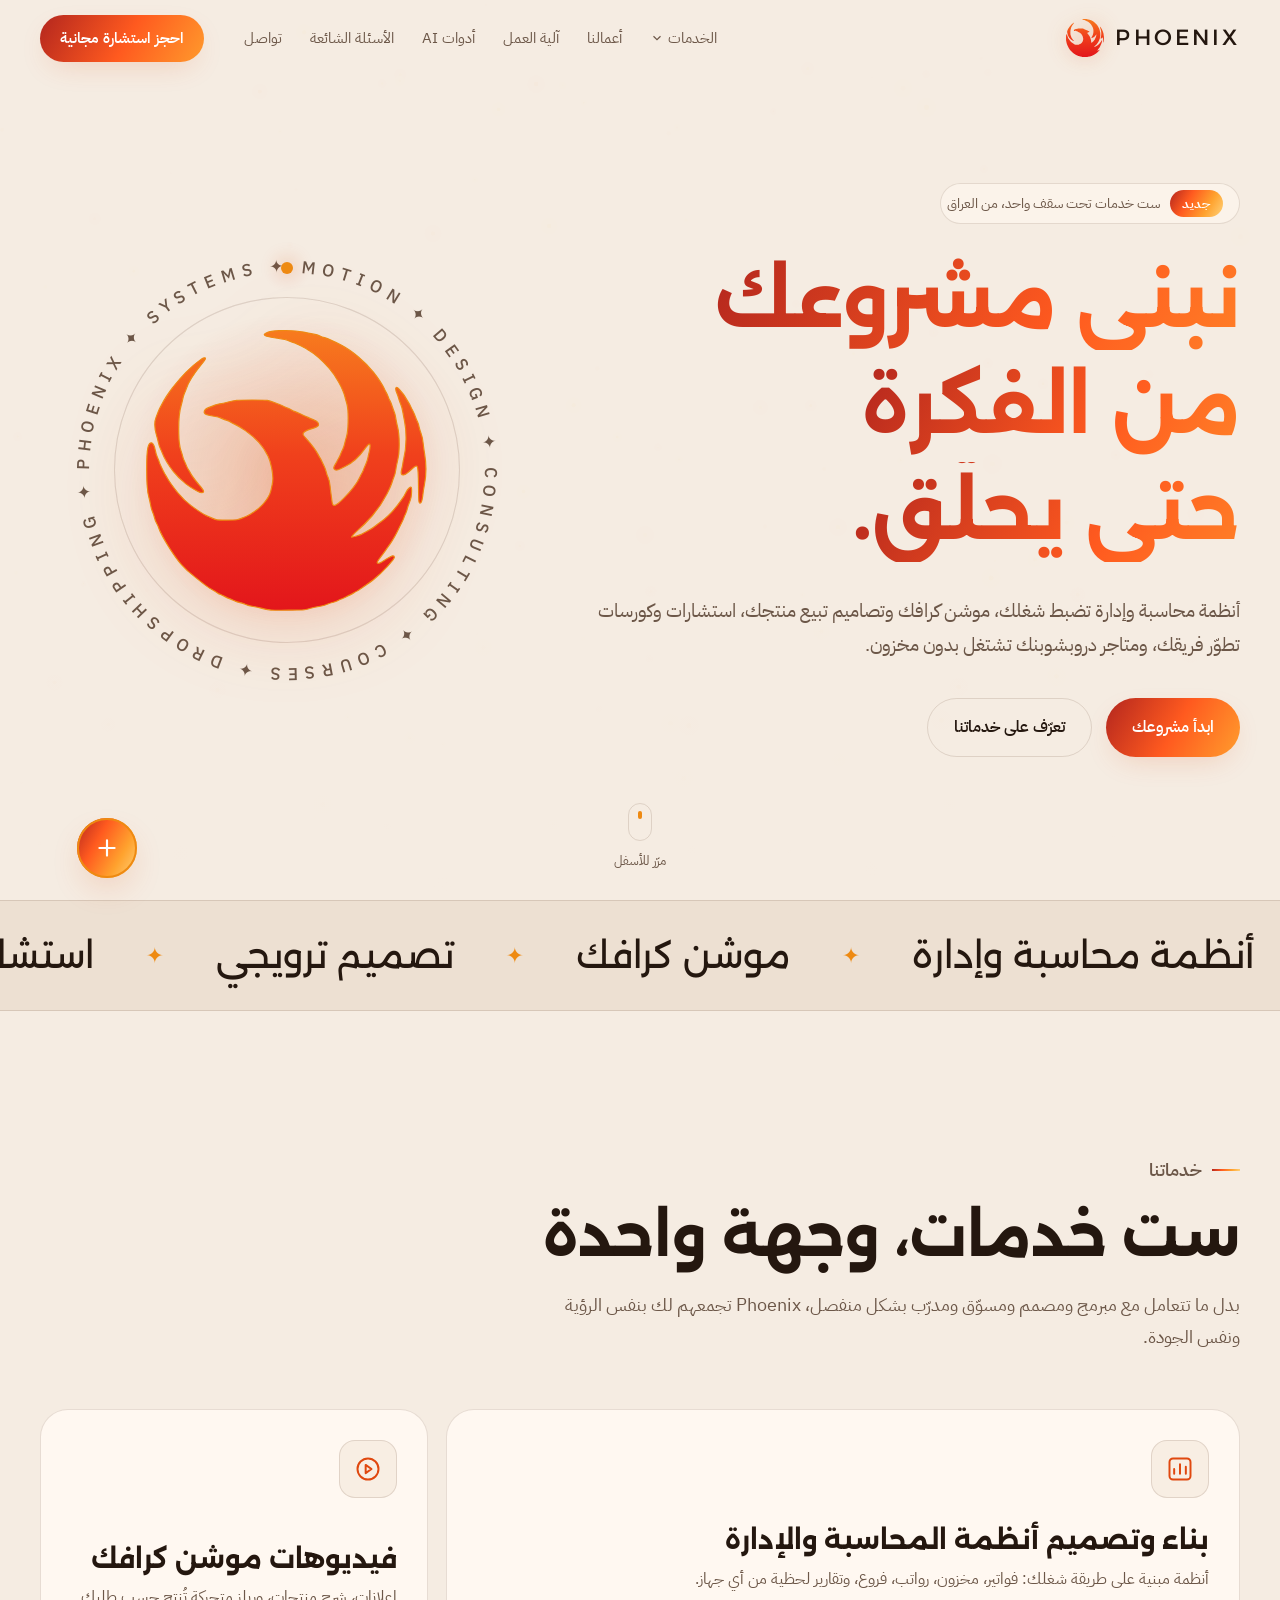
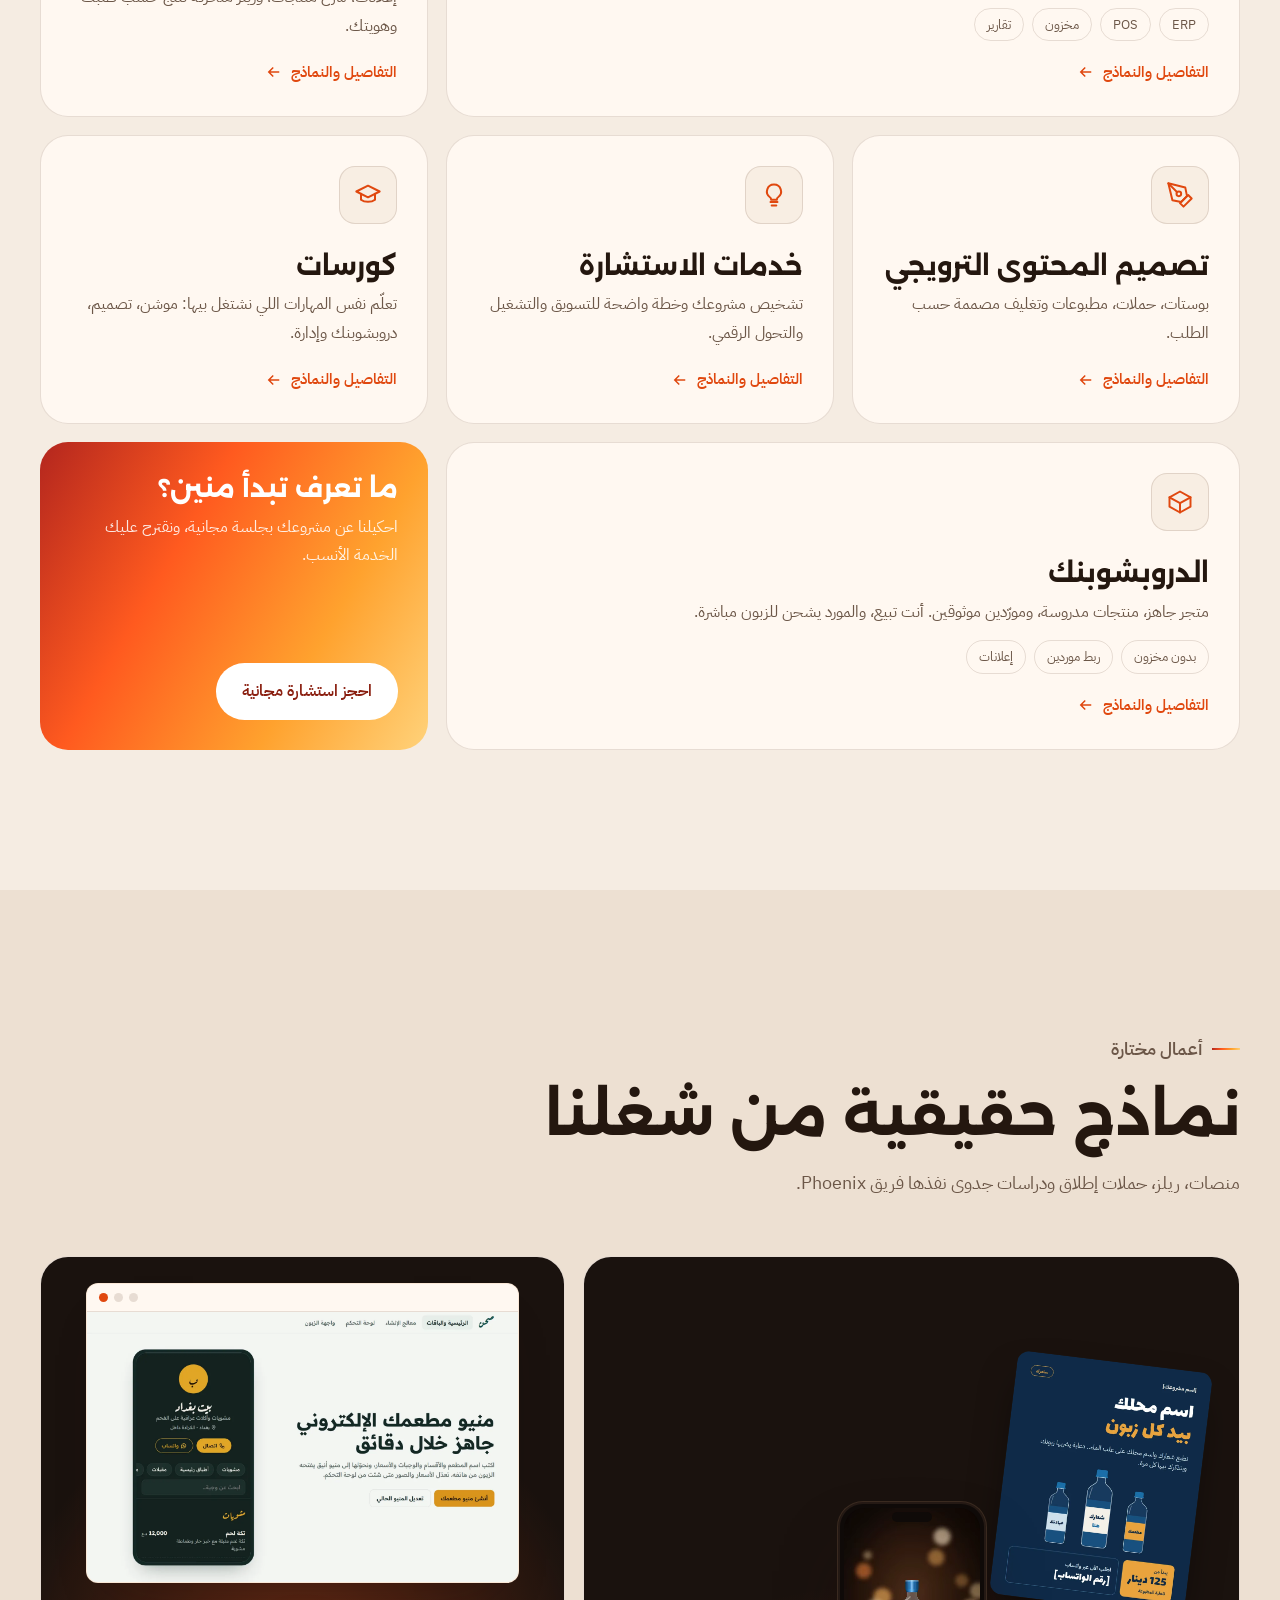
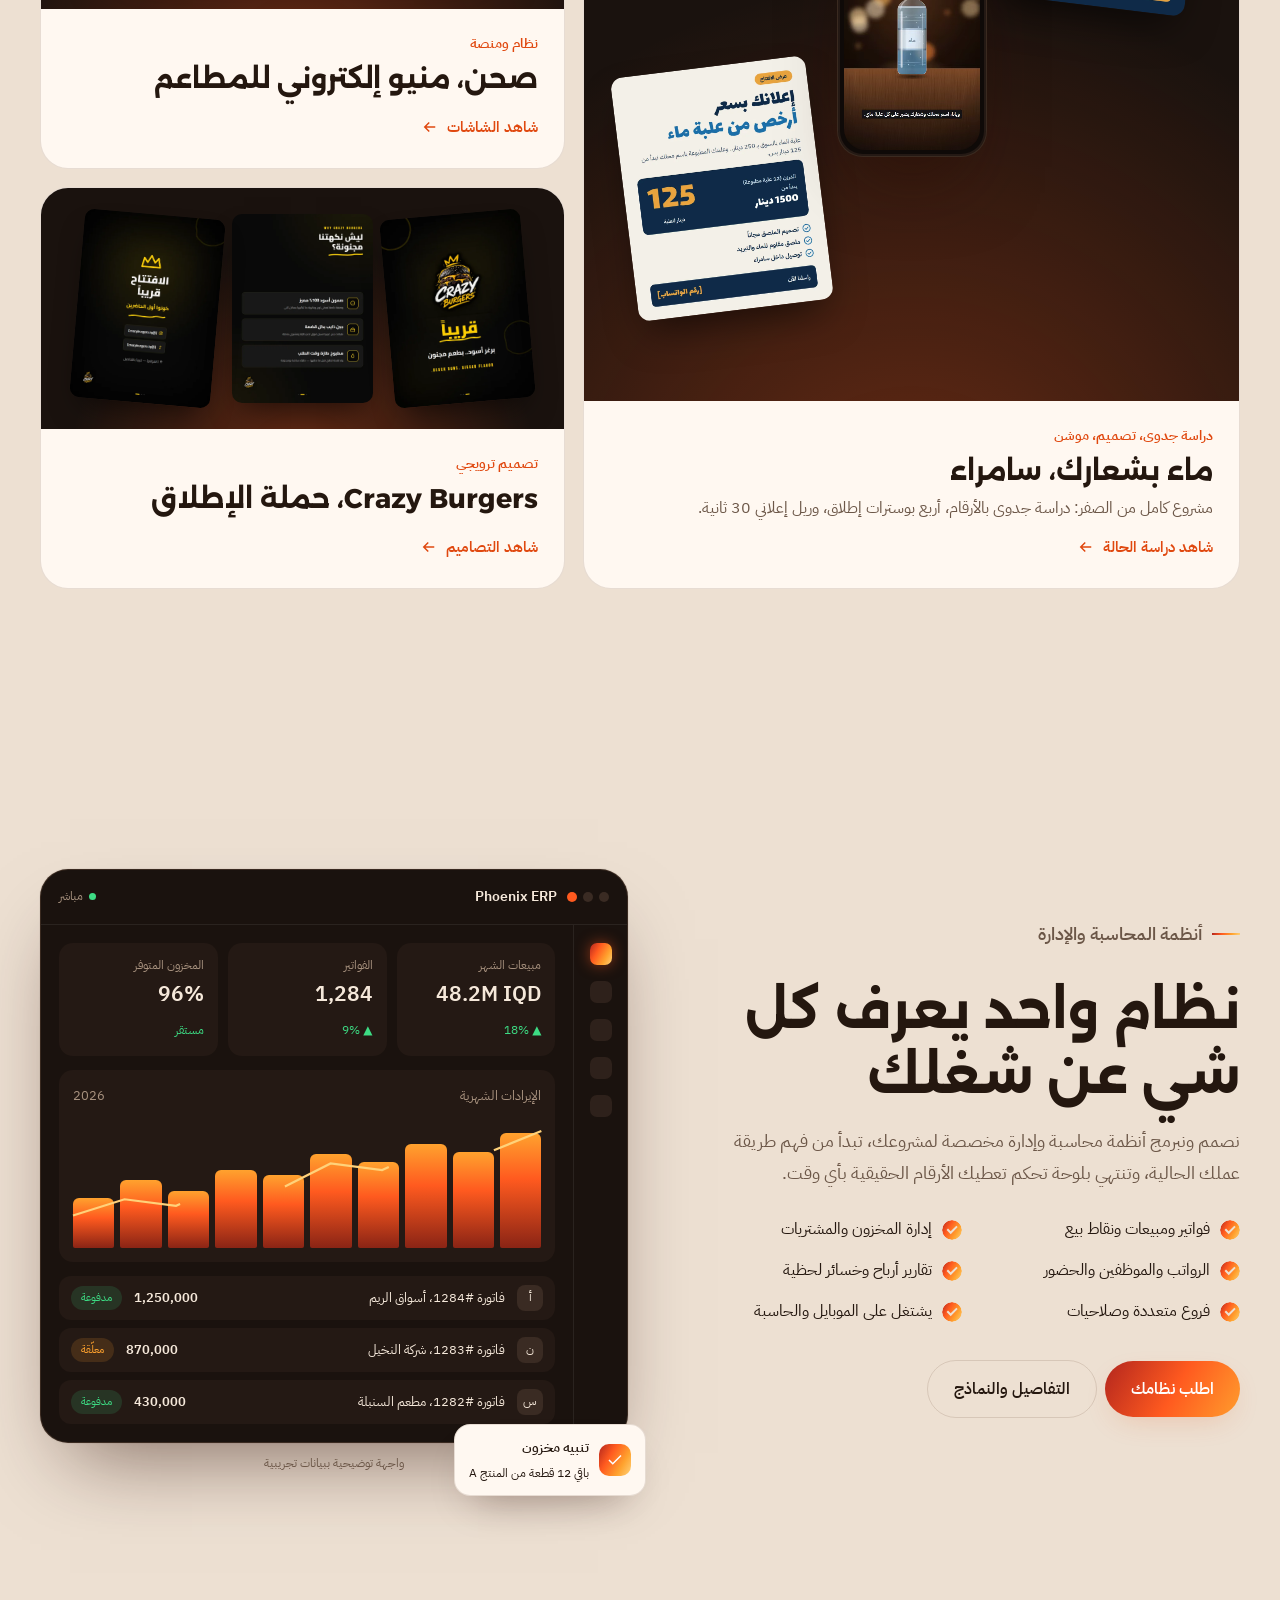
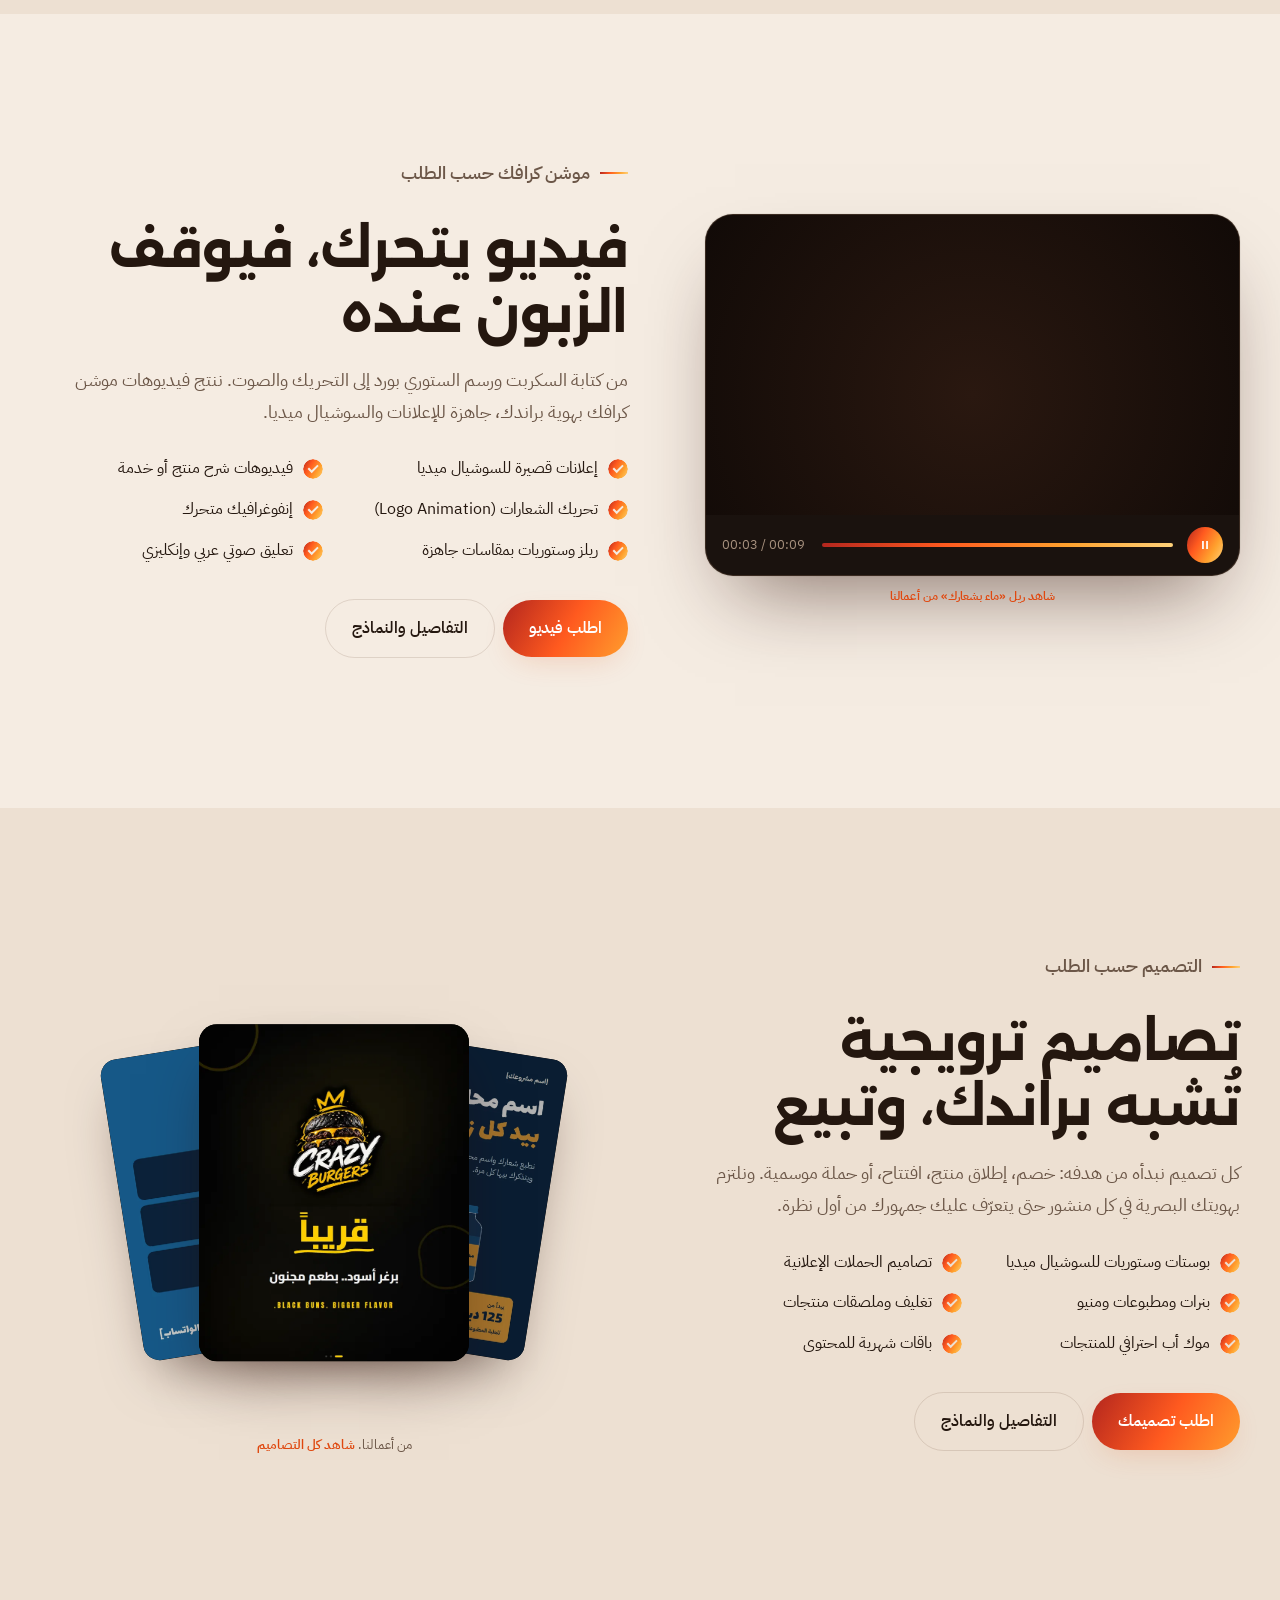
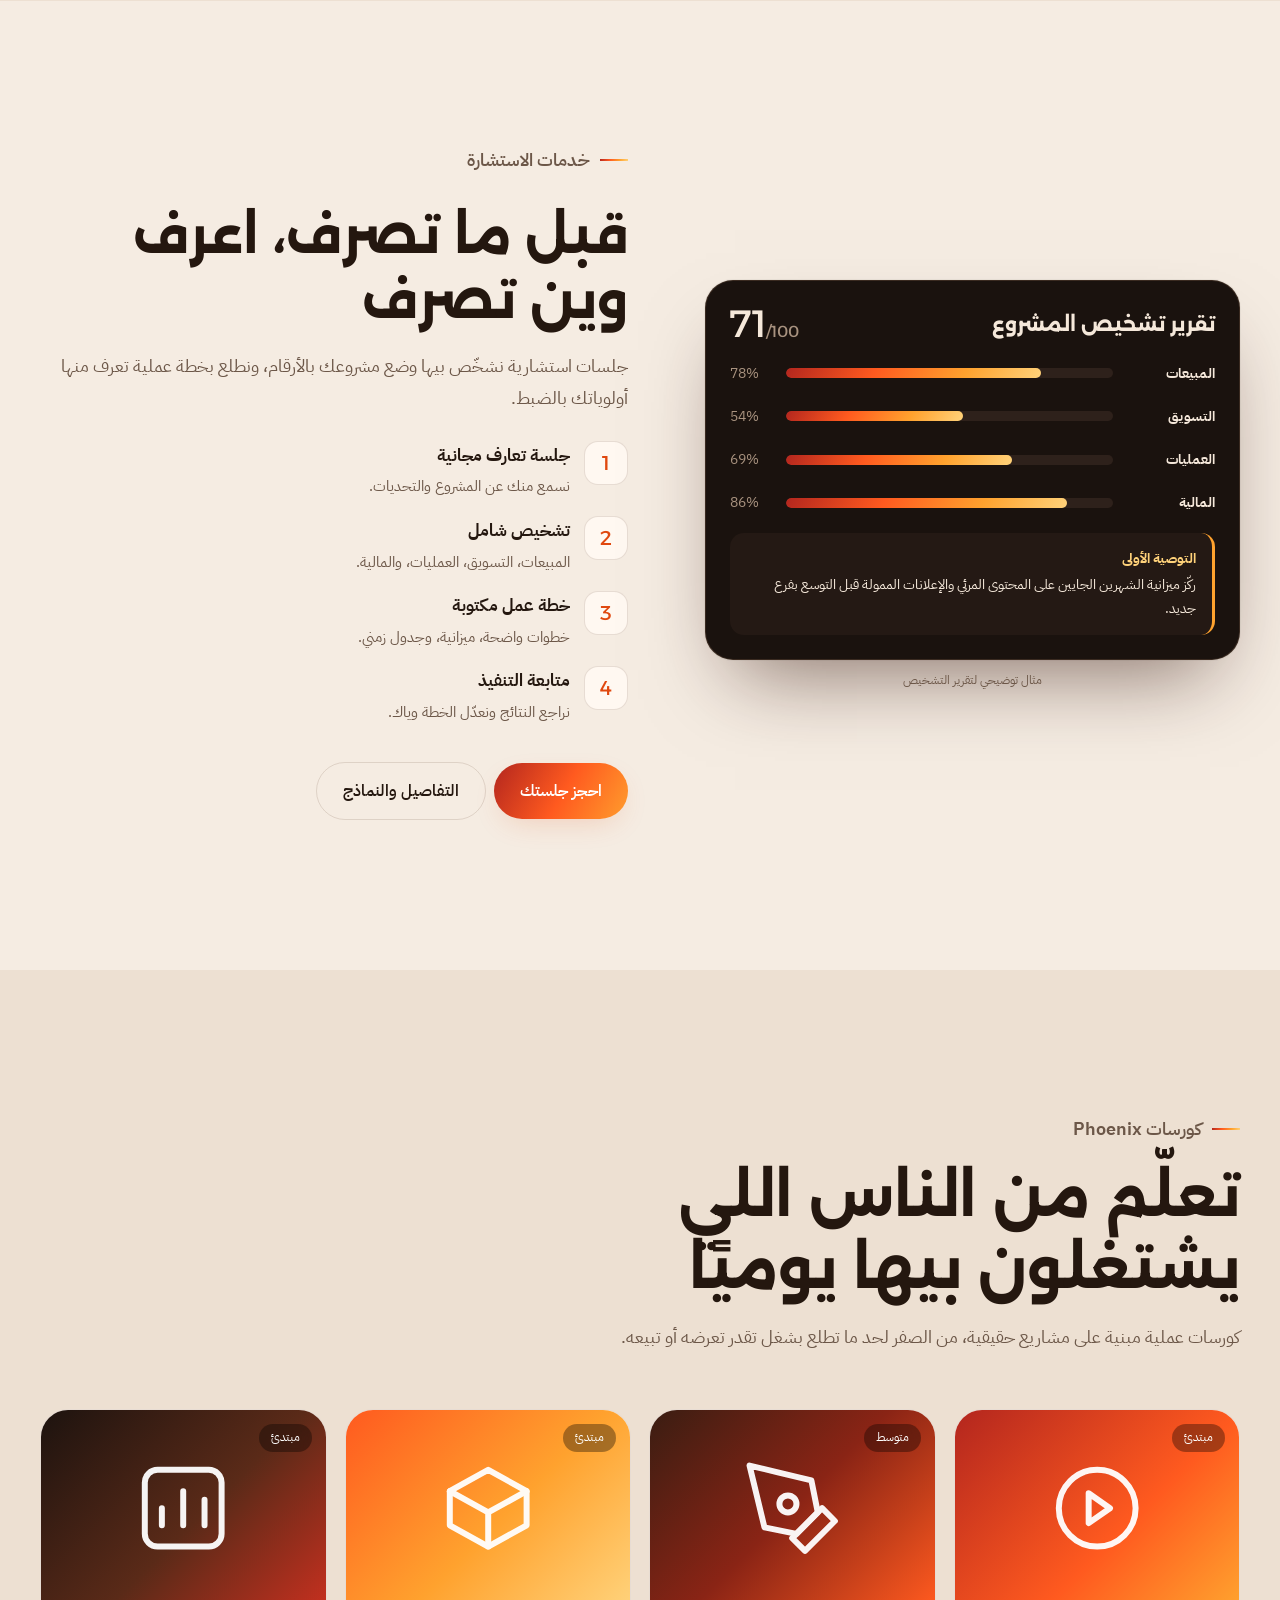
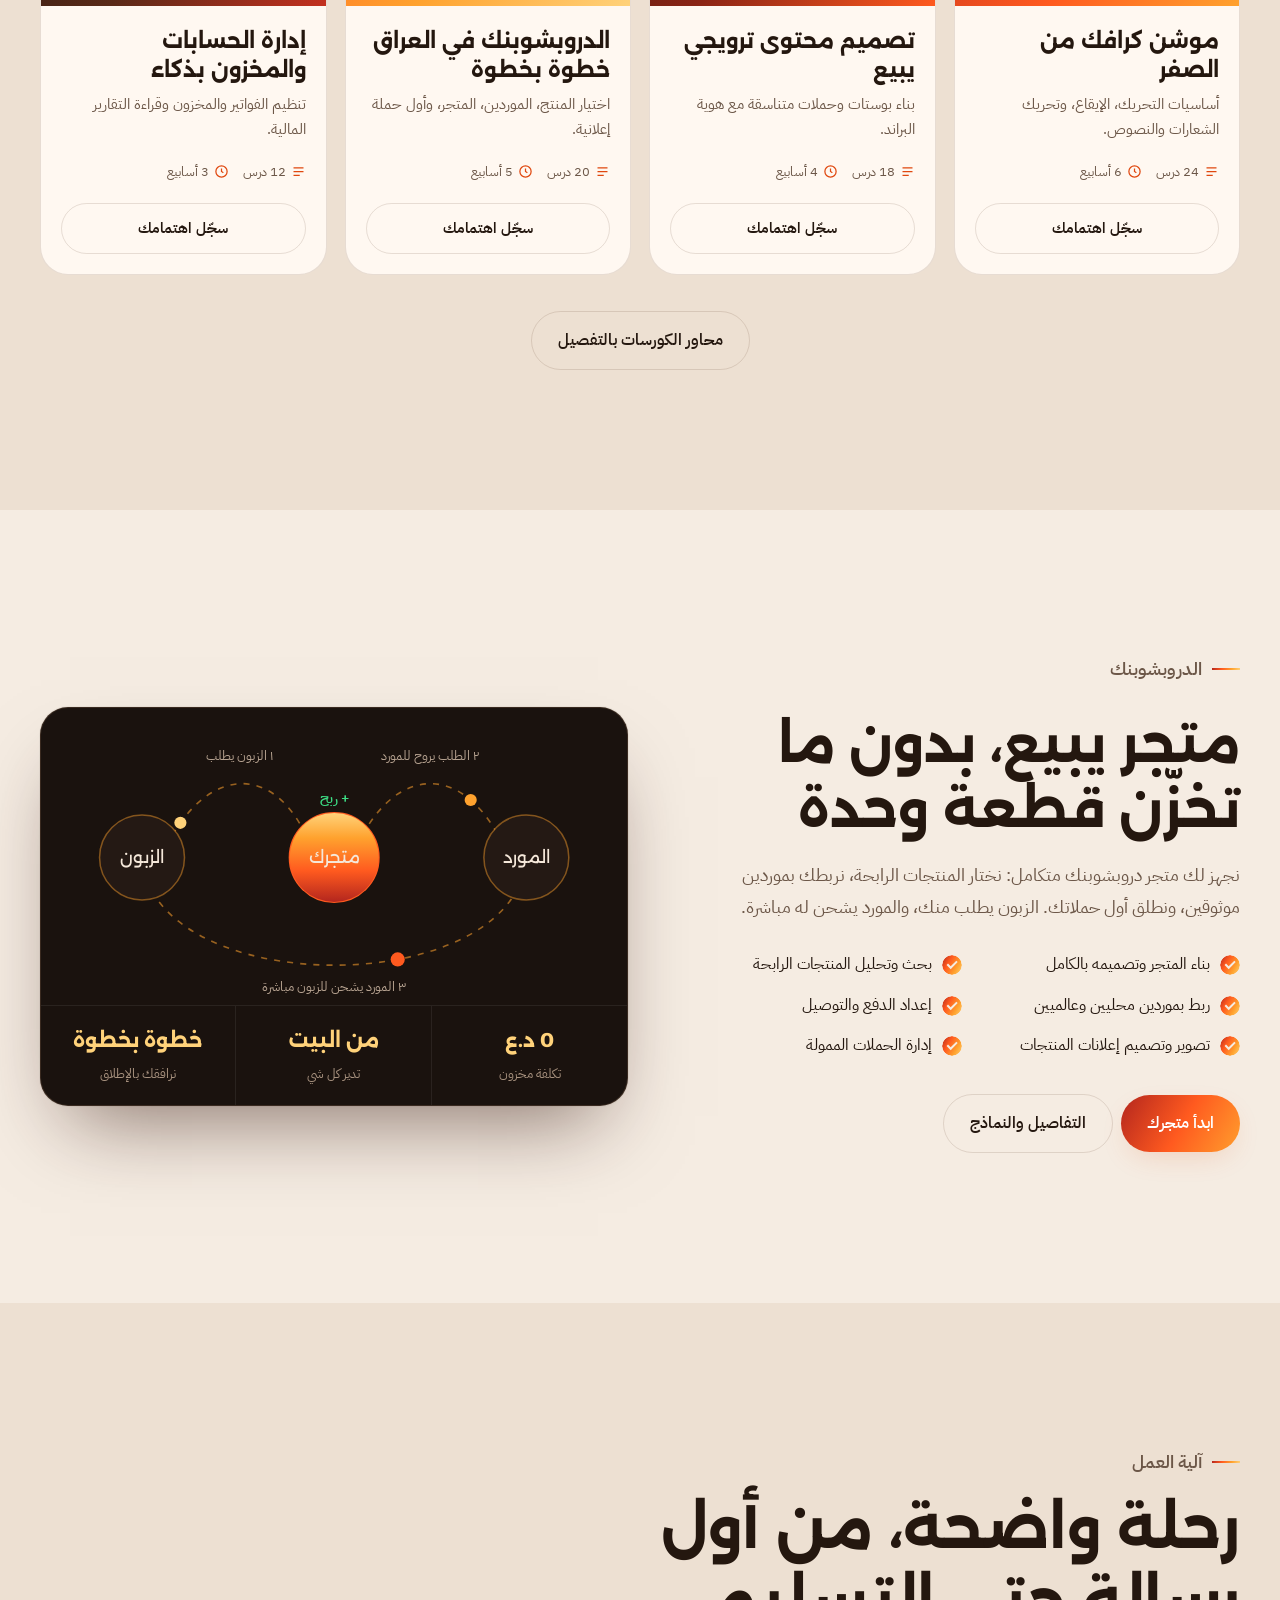
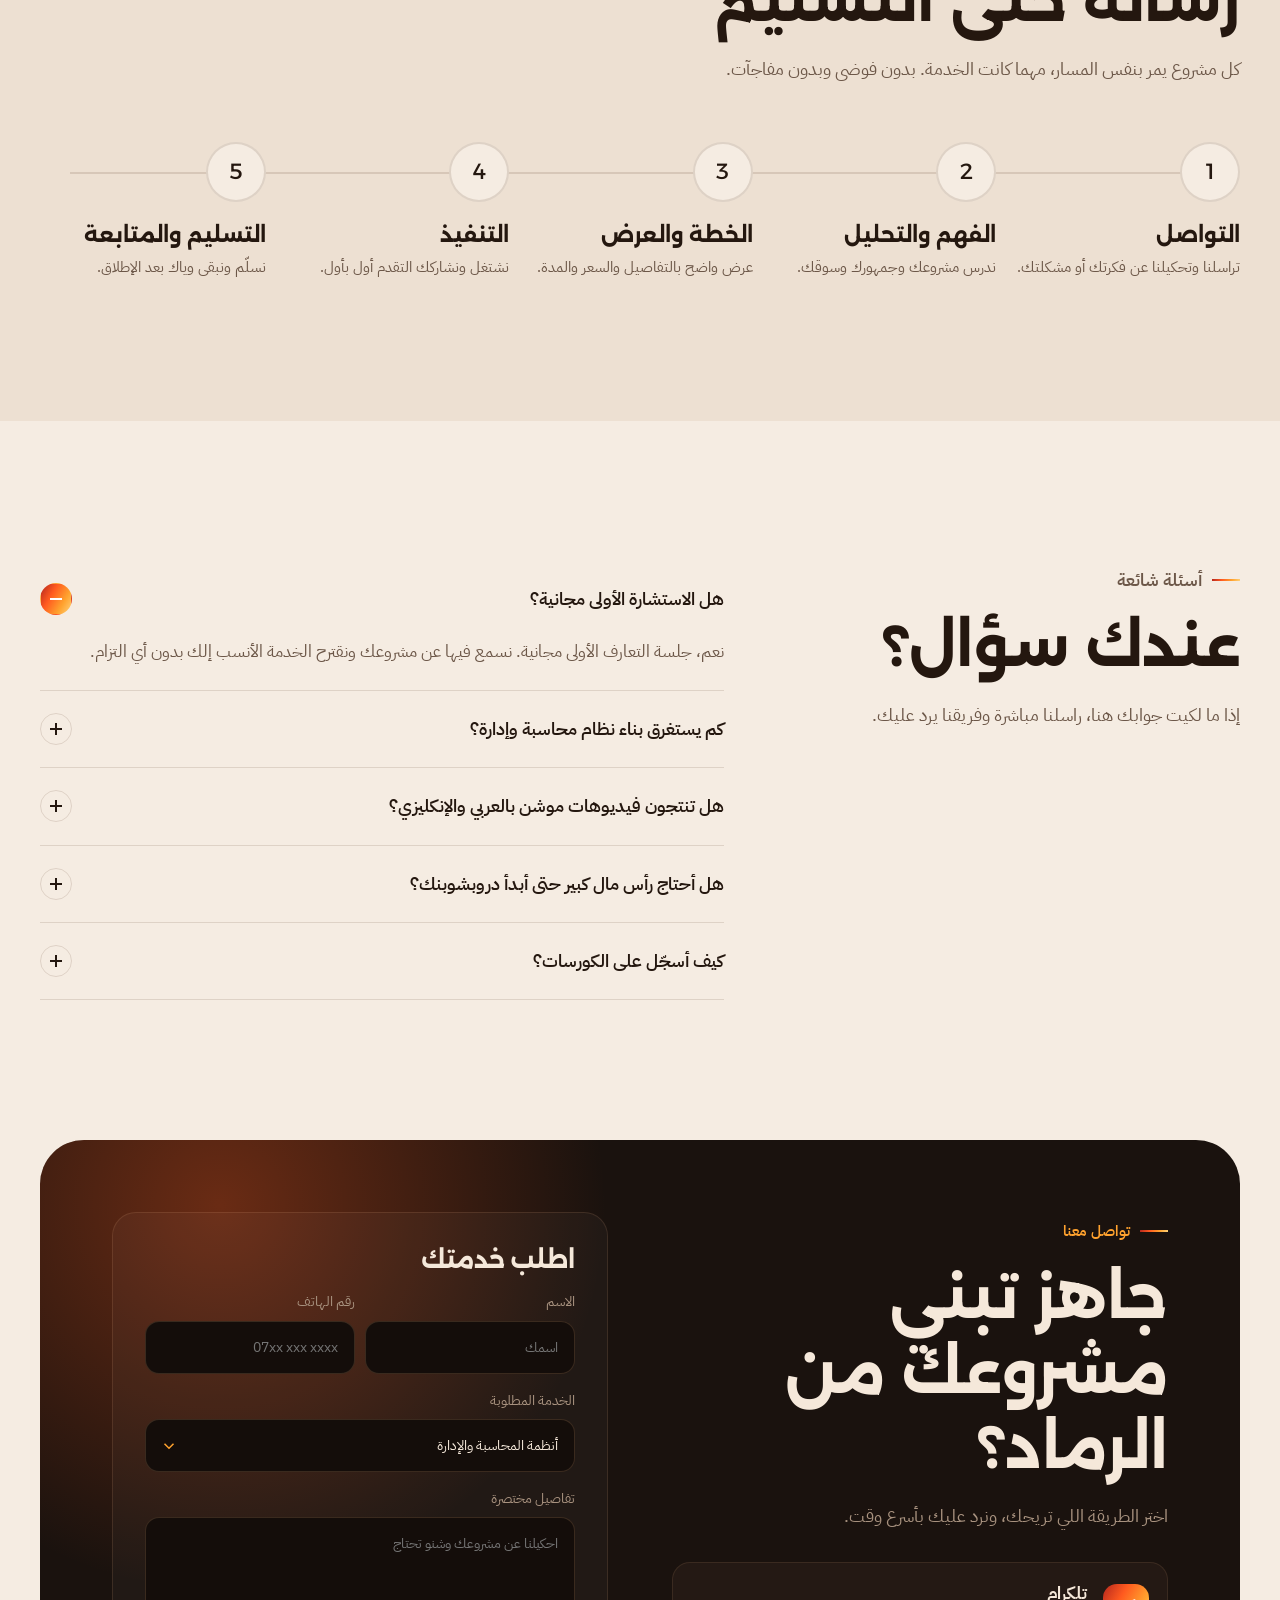
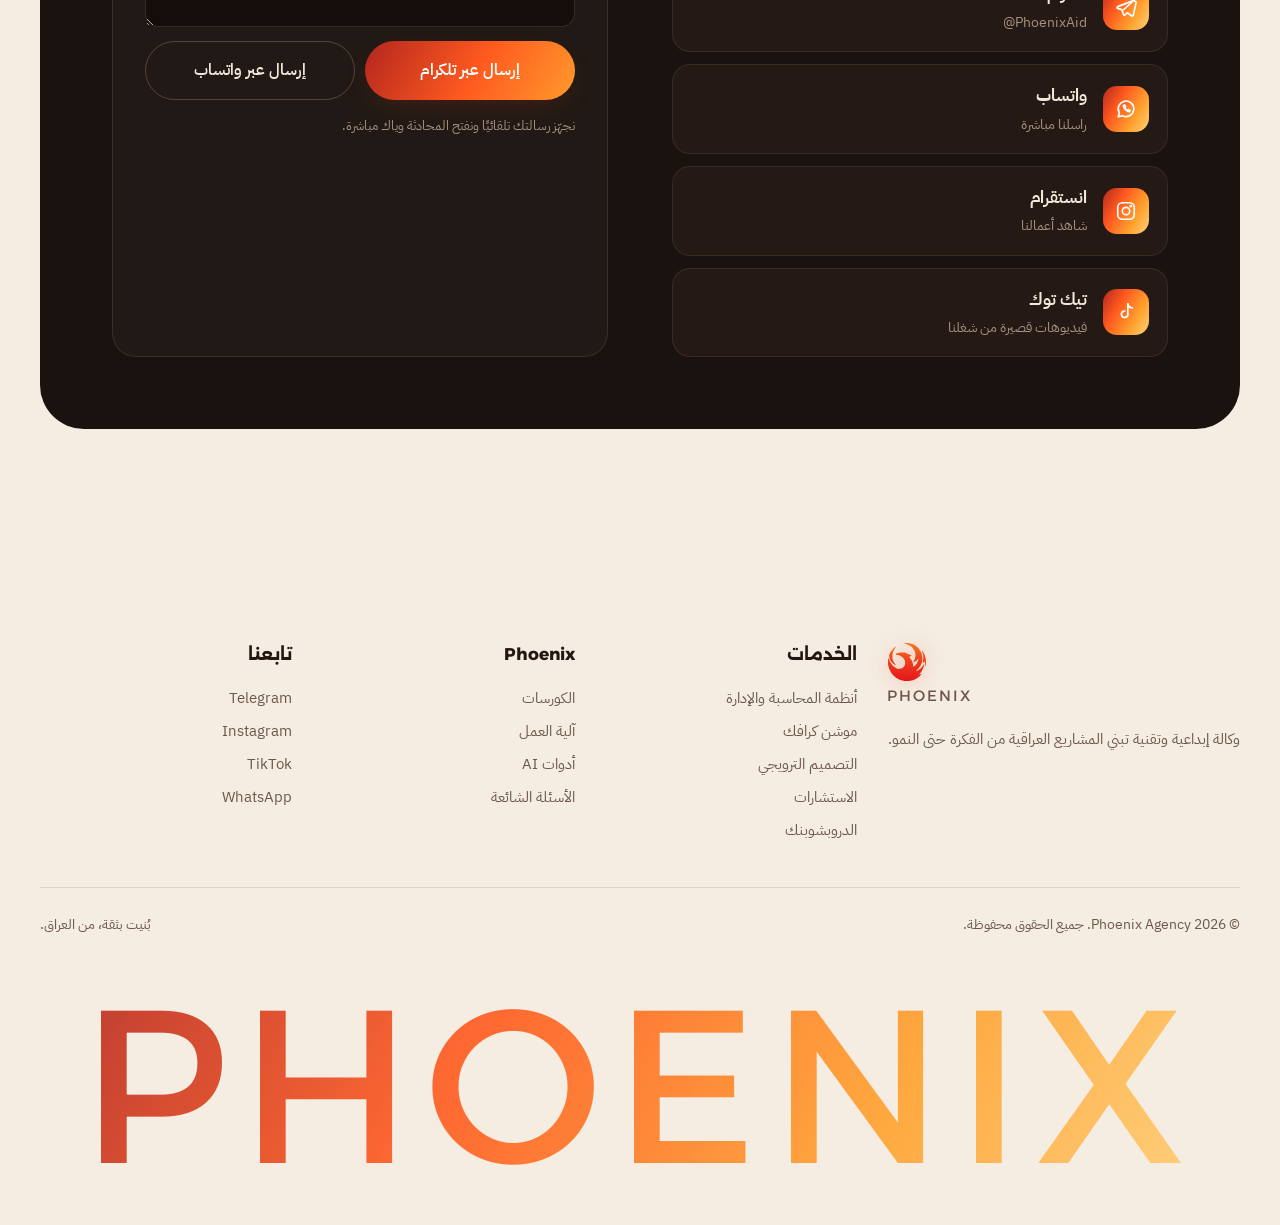
<file: index.html>
<!DOCTYPE html>
<html lang="ar" dir="rtl">
<head>
<meta charset="UTF-8">
<meta name="viewport" content="width=device-width, initial-scale=1, viewport-fit=cover">
<title>Phoenix — أنظمة، موشن، تصميم، استشارات، كورسات ودروبشوبنك</title>
<meta name="theme-color" content="#150F0C">
<meta property="og:title" content="Phoenix — أنظمة، موشن، تصميم، استشارات، كورسات ودروبشوبنك">
<meta property="og:image" content="assets/img/water_main.webp">
<meta name="description" content="Phoenix: بناء أنظمة المحاسبة والإدارة، فيديوهات موشن كرافك، تصاميم ترويجية حسب الطلب، استشارات، كورسات، ودروبشوبنك. من العراق.">
<link rel="icon" type="image/svg+xml" href="assets/img/favicon.svg">
<link rel="preconnect" href="https://fonts.googleapis.com">
<link rel="preconnect" href="https://fonts.gstatic.com" crossorigin>
<link href="https://fonts.googleapis.com/css2?family=IBM+Plex+Sans+Arabic:wght@300;400;500;600;700&family=Alexandria:wght@500;600;700;800&display=swap" rel="stylesheet">
<script>document.documentElement.classList.add('js')</script>
<link rel="stylesheet" href="assets/css/style.css">
</head>
<body>

<!-- Shared SVG defs: Phoenix mark + fire gradient -->
<svg width="0" height="0" style="position:absolute" aria-hidden="true">
  <defs>
    <linearGradient id="logoGrad" x1="0" y1="1" x2="0" y2="0"><stop offset="0" stop-color="#E3161B"/><stop offset=".55" stop-color="#F0401C"/><stop offset="1" stop-color="#F77B1E"/></linearGradient>
    <linearGradient id="fireGrad" x1="0" y1="1" x2="0" y2="0">
      <stop offset="0" stop-color="#B3261E"/>
      <stop offset=".35" stop-color="#FF5A1F"/>
      <stop offset=".72" stop-color="#FFA22E"/>
      <stop offset="1" stop-color="#FFD27A"/>
    </linearGradient>
    <symbol id="i-sys" viewBox="0 0 24 24"><rect x="3" y="3" width="18" height="18" rx="3"/><path d="M7 16v-4M12 16V8M17 16v-6"/></symbol>
    <symbol id="i-motion" viewBox="0 0 24 24"><circle cx="12" cy="12" r="9"/><path d="m10 8.5 5 3.5-5 3.5z"/></symbol>
    <symbol id="i-design" viewBox="0 0 24 24"><path d="m12 19 7-7 3 3-7 7-3-3Z"/><path d="m18 13-1.5-7.5L2 2l3.5 14.5L13 18l5-5Z"/><path d="m2 2 7.6 7.6"/><circle cx="11" cy="11" r="2"/></symbol>
    <symbol id="i-consult" viewBox="0 0 24 24"><path d="M9 18h6M10 21h4"/><path d="M12 3a6 6 0 0 0-3.5 10.9c.6.4 1 1.1 1 1.8V16h5v-.3c0-.7.4-1.4 1-1.8A6 6 0 0 0 12 3Z"/></symbol>
    <symbol id="i-course" viewBox="0 0 24 24"><path d="M22 9 12 4 2 9l10 5 10-5Z"/><path d="M6 11v5c3 2.5 9 2.5 12 0v-5"/></symbol>
    <symbol id="i-drop" viewBox="0 0 24 24"><path d="M21 8 12 3 3 8v8l9 5 9-5V8Z"/><path d="m3 8 9 5 9-5M12 13v8"/></symbol>
    <symbol id="phx" viewBox="0 0 200 200"><path pathLength="1" fill-rule="evenodd" d="M89.69 195.00C86.93 194.80 86.06 194.64 82.86 193.69C81.68 193.34 79.31 192.84 77.58 192.58C75.00 192.20 74.09 191.96 72.48 191.24C71.40 190.75 69.66 190.17 68.61 189.94C66.33 189.44 65.88 189.28 64.02 188.33C63.23 187.92 62.05 187.42 61.39 187.21C60.72 187.00 59.39 186.41 58.42 185.89C57.46 185.37 56.14 184.74 55.50 184.48C54.86 184.23 53.77 183.64 53.09 183.18C52.40 182.72 51.33 182.08 50.70 181.76C48.87 180.83 46.03 178.93 43.70 177.07C42.51 176.12 39.81 173.96 37.71 172.29C30.46 166.50 26.83 162.42 21.29 153.81C18.20 149.01 14.01 141.20 13.22 138.79C13.01 138.15 12.42 136.84 11.89 135.87C11.31 134.79 10.77 133.37 10.50 132.20C10.25 131.15 9.66 129.36 9.17 128.23C8.54 126.75 8.17 125.42 7.84 123.46C7.59 121.96 7.10 119.75 6.76 118.54C5.50 114.15 5.22 110.83 5.22 99.74C5.22 91.71 5.45 87.34 6.00 84.91C7.24 79.44 10.04 80.49 11.17 86.86C11.49 88.68 11.87 89.92 12.56 91.44C13.09 92.59 13.63 93.97 13.78 94.51C14.09 95.69 17.10 101.94 17.95 103.18C18.27 103.66 18.80 104.56 19.11 105.17C19.69 106.34 24.40 112.92 26.40 115.36C28.14 117.50 33.61 122.76 35.63 124.25C39.94 127.42 43.74 129.89 45.81 130.86C52.54 134.01 52.02 133.89 59.63 133.89C66.36 133.89 67.31 133.76 69.94 132.54C70.85 132.11 72.23 131.55 73.01 131.27C75.78 130.31 81.10 126.45 83.97 123.33C86.63 120.44 89.05 116.35 89.59 113.85C89.79 112.93 90.20 111.09 90.50 109.76C91.35 106.03 91.27 103.85 90.05 98.03C89.13 93.61 88.98 93.13 87.70 90.46C84.32 83.41 80.05 78.62 72.26 73.11C69.92 71.46 66.62 69.48 64.89 68.68C64.11 68.33 62.98 67.72 62.37 67.34C61.77 66.95 60.59 66.44 59.74 66.19C58.90 65.94 57.25 65.30 56.07 64.77C54.26 63.94 53.49 63.73 50.92 63.36C46.07 62.65 44.64 62.15 44.36 61.05C43.97 59.51 45.03 58.33 47.67 57.34C48.76 56.94 50.34 56.31 51.19 55.94C52.06 55.56 53.67 55.11 54.92 54.91C56.12 54.71 58.39 54.21 59.96 53.80C65.38 52.39 66.25 52.31 76.30 52.30C83.15 52.28 85.82 52.36 87.05 52.58C89.09 52.96 95.75 55.26 97.37 56.15C98.03 56.52 99.41 57.14 100.44 57.54C101.46 57.94 102.88 58.62 103.59 59.05C104.30 59.48 105.39 60.00 106.01 60.19C106.62 60.39 107.82 60.93 108.67 61.38C109.51 61.84 110.94 62.47 111.85 62.80C112.75 63.12 114.09 63.71 114.81 64.12C115.53 64.52 116.92 65.11 117.88 65.44C120.05 66.18 120.99 66.74 121.52 67.62C122.61 69.39 121.70 70.58 118.64 71.37C116.44 71.93 112.69 73.62 112.01 74.35C111.01 75.42 111.16 75.80 113.59 78.50C116.87 82.13 120.44 86.92 121.61 89.25C121.95 89.91 122.51 90.88 122.87 91.41C123.23 91.93 123.86 93.11 124.27 94.04C124.69 94.96 125.37 96.41 125.79 97.26C126.20 98.10 126.80 99.78 127.11 100.99C127.42 102.19 128.00 103.92 128.41 104.83C129.31 106.82 129.52 107.73 129.83 110.86C129.96 112.19 130.25 114.66 130.48 116.35C130.71 118.03 131.00 120.25 131.12 121.27C131.59 125.36 133.25 124.89 139.19 118.99C143.77 114.43 148.42 108.30 150.08 104.63C150.44 103.83 151.11 102.54 151.57 101.76C152.03 100.97 152.52 99.88 152.65 99.34C152.79 98.80 153.39 97.32 153.98 96.05C154.69 94.53 155.21 93.02 155.50 91.61C155.74 90.44 156.13 88.71 156.37 87.77C157.15 84.67 157.23 82.23 156.53 82.23C156.17 82.23 154.24 84.26 153.22 85.72C149.70 90.75 144.29 95.55 139.93 97.51C139.03 97.92 137.64 98.59 136.86 99.00C135.03 99.96 134.04 100.14 133.18 99.70C131.93 99.05 132.00 98.13 133.49 95.74C134.01 94.89 134.45 94.12 134.45 94.02C134.45 93.93 134.89 93.12 135.43 92.23C135.97 91.33 136.68 89.88 137.00 88.99C137.31 88.11 137.95 86.64 138.41 85.74C138.93 84.72 139.43 83.25 139.72 81.91C139.98 80.72 140.48 78.80 140.83 77.67C141.81 74.46 141.95 73.33 142.06 67.03C142.19 60.37 141.96 57.29 141.12 54.53C140.82 53.53 140.27 51.55 139.91 50.11C138.48 44.53 133.88 36.22 129.27 30.89C125.11 26.09 119.14 20.77 115.55 18.69C114.78 18.24 113.86 17.65 113.49 17.39C112.41 16.59 106.71 13.83 105.16 13.35C104.36 13.11 102.94 12.57 101.99 12.15C100.16 11.34 99.74 11.25 93.97 10.37C84.71 8.95 83.32 8.16 87.08 6.44C88.80 5.65 90.09 5.45 95.06 5.21C101.69 4.88 107.36 5.22 111.79 6.19C113.69 6.61 116.43 7.16 117.88 7.42C120.64 7.92 121.96 8.29 123.30 8.97C123.74 9.20 124.97 9.63 126.04 9.93C128.37 10.59 132.16 12.31 137.63 15.18C140.35 16.61 146.26 20.71 149.26 23.23C151.57 25.17 157.73 31.44 159.38 33.52C161.95 36.77 165.58 42.34 166.57 44.57C166.88 45.28 167.47 46.42 167.89 47.10C168.31 47.79 168.91 49.09 169.23 49.99C169.55 50.89 170.10 52.13 170.46 52.76C170.81 53.38 171.53 55.16 172.06 56.71C172.58 58.25 173.27 60.18 173.57 60.98C173.88 61.79 174.30 63.57 174.49 64.93C174.69 66.30 175.18 68.72 175.59 70.31C176.48 73.80 176.80 77.04 176.80 82.80C176.80 87.93 176.55 90.24 175.58 93.97C175.17 95.54 174.68 98.02 174.49 99.50C174.14 102.23 173.95 102.93 173.00 105.05C172.70 105.71 172.24 107.04 171.98 108.01C171.56 109.53 170.34 112.34 168.59 115.80C165.85 121.20 162.35 126.44 158.46 130.94C156.56 133.14 149.76 139.90 147.45 141.88C146.02 143.11 144.21 145.32 144.49 145.49C144.81 145.69 150.41 143.95 151.47 143.33C152.06 142.97 153.34 142.28 154.30 141.79C156.51 140.67 159.47 138.82 160.77 137.76C161.31 137.31 162.30 136.57 162.97 136.10C167.15 133.17 171.68 128.86 174.73 124.90C175.75 123.57 177.03 121.92 177.56 121.23C178.76 119.70 180.84 116.31 181.53 114.78C182.41 112.80 184.38 111.01 184.99 111.62C185.36 111.99 185.24 116.46 184.80 118.53C184.60 119.49 184.05 121.17 183.58 122.26C183.12 123.35 182.53 125.11 182.29 126.17C182.04 127.23 181.51 128.75 181.10 129.57C180.69 130.38 180.19 131.59 179.98 132.25C179.76 132.92 179.11 134.40 178.53 135.54C177.94 136.69 177.07 138.47 176.58 139.49C175.01 142.81 172.22 147.77 170.84 149.69C170.49 150.18 169.20 152.00 167.97 153.75C166.74 155.50 165.06 157.79 164.24 158.84C161.66 162.16 161.25 163.19 162.51 163.19C163.48 163.19 164.19 162.86 166.48 161.33C168.87 159.74 171.91 158.14 172.54 158.14C173.11 158.14 173.50 158.55 173.50 159.14C173.50 160.55 165.51 169.17 159.83 173.90C157.42 175.91 148.64 182.06 148.19 182.06C148.07 182.06 147.23 182.53 146.32 183.11C145.40 183.69 144.10 184.40 143.44 184.68C142.78 184.95 141.61 185.56 140.84 186.02C140.07 186.49 138.79 187.08 137.99 187.35C137.19 187.61 135.79 188.20 134.88 188.65C133.98 189.10 132.45 189.64 131.48 189.85C130.52 190.05 129.09 190.52 128.30 190.88C125.99 191.94 125.31 192.13 122.25 192.60C120.65 192.84 118.12 193.39 116.63 193.81C115.15 194.23 113.29 194.68 112.51 194.80C110.72 195.09 93.10 195.24 89.69 195.00ZM190.27 121.60C190.00 120.97 189.93 119.02 189.86 110.91C189.72 95.59 189.58 95.24 185.19 99.38C182.29 102.11 181.48 102.71 180.20 103.07C178.15 103.64 177.63 102.42 178.53 99.07C178.77 98.19 179.07 96.64 179.21 95.61C179.34 94.59 179.63 93.01 179.86 92.10C181.74 84.55 181.92 73.71 180.29 66.10C180.06 65.02 179.67 62.94 179.43 61.50C178.74 57.38 178.58 56.80 177.67 54.81C177.20 53.78 176.61 52.10 176.35 51.07C176.09 50.05 175.57 48.52 175.20 47.67C173.96 44.86 174.18 43.16 175.67 43.93C176.04 44.12 176.45 44.48 176.58 44.73C176.72 44.98 177.43 45.85 178.18 46.66C178.92 47.48 180.01 48.92 180.59 49.88C181.17 50.84 182.18 52.51 182.84 53.60C183.51 54.68 184.26 56.07 184.53 56.67C184.79 57.27 185.49 58.70 186.08 59.84C186.66 60.98 187.44 62.76 187.81 63.79C188.17 64.82 188.76 66.24 189.11 66.94C189.47 67.64 189.99 69.28 190.28 70.58C190.57 71.88 191.14 73.83 191.56 74.90C192.47 77.23 192.69 78.28 193.12 82.36C193.30 84.07 193.70 86.93 194.01 88.73C195.24 95.86 195.20 103.29 193.91 109.82C193.54 111.66 193.05 114.77 192.82 116.73C192.40 120.36 192.17 121.31 191.55 121.99C191.02 122.58 190.62 122.46 190.27 121.60ZM39.74 114.27C37.20 112.99 33.82 110.84 31.65 109.12C29.66 107.55 25.03 102.97 23.55 101.11C20.76 97.60 16.84 91.11 15.77 88.22C15.41 87.24 14.81 85.82 14.43 85.07C14.05 84.32 13.49 82.60 13.19 81.26C12.90 79.92 12.36 77.88 12.01 76.71C10.42 71.54 10.32 67.03 11.70 63.76C12.02 63.00 12.63 61.44 13.06 60.29C13.49 59.15 14.06 57.86 14.33 57.43C14.60 57.00 15.14 56.01 15.53 55.23C16.59 53.10 21.01 46.28 22.98 43.75C29.27 35.65 35.09 29.80 41.47 25.21C43.70 23.60 45.15 23.17 45.15 24.12C45.15 24.73 44.82 25.21 42.41 28.18C37.89 33.73 33.17 41.30 32.10 44.71C31.89 45.38 31.38 46.69 30.96 47.63C30.54 48.57 29.96 50.48 29.67 51.88C29.38 53.28 28.90 55.23 28.60 56.20C27.30 60.48 26.82 66.28 27.02 75.32C27.16 82.08 27.31 83.17 28.45 86.51C28.91 87.83 29.46 89.66 29.67 90.57C29.88 91.47 30.42 92.95 30.87 93.86C31.32 94.76 31.92 96.13 32.20 96.89C32.48 97.65 33.09 98.87 33.55 99.58C34.01 100.30 34.60 101.30 34.86 101.81C35.67 103.41 37.97 106.56 40.84 109.98C43.85 113.58 44.20 114.18 43.69 114.90C43.17 115.64 42.14 115.48 39.74 114.27Z"/></symbol>
  </defs>
</svg>

<div class="loader" aria-hidden="true">
  <svg viewBox="0 0 200 200"><use href="#phx"/></svg>
  <span>PHOENIX</span>
</div>

<div class="progress" id="progress"></div>

<header class="header" id="header">
  <nav class="wrap nav" aria-label="القائمة الرئيسية">
    <a href="#home" class="brand" aria-label="Phoenix الرئيسية"><svg viewBox="0 0 200 200"><use href="#phx"/></svg>PHOENIX</a>
    <div class="nav-links">
      <div class="nav-item"><a href="#services">الخدمات <svg viewBox="0 0 24 24"><path d="m6 9 6 6 6-6"/></svg></a>
        <div class="dd"><a href="#/systems"><span class="di"><svg class="ic"><use href="#i-sys"/></svg></span>أنظمة المحاسبة والإدارة</a><a href="#/motion"><span class="di"><svg class="ic"><use href="#i-motion"/></svg></span>موشن كرافك</a><a href="#/design"><span class="di"><svg class="ic"><use href="#i-design"/></svg></span>التصميم الترويجي</a><a href="#/consulting"><span class="di"><svg class="ic"><use href="#i-consult"/></svg></span>الاستشارات</a><a href="#/courses"><span class="di"><svg class="ic"><use href="#i-course"/></svg></span>الكورسات</a><a href="#/dropshipping"><span class="di"><svg class="ic"><use href="#i-drop"/></svg></span>الدروبشوبنك</a></div></div>
      <a href="#work">أعمالنا</a>
      <a href="#process">آلية العمل</a>
      <a href="https://phoenixiq.online/ai-tools.html">أدوات AI</a>
      <a href="#faq">الأسئلة الشائعة</a>
      <a href="#contact">تواصل</a>
    </div>
    <a href="#contact" class="btn btn-fire">احجز استشارة مجانية</a>
    <button class="menu-btn" id="menuBtn" aria-label="فتح القائمة" aria-expanded="false"><i></i><i></i><i></i></button>
  </nav>
</header>

<div class="mnav" id="mnav">
  <a href="#services" style="--i:0">الخدمات</a>
  <a href="#/systems" style="--i:1">أنظمة المحاسبة والإدارة</a>
  <a href="#/motion" style="--i:2">موشن كرافك</a>
  <a href="#/design" style="--i:3">التصميم الترويجي</a>
  <a href="#/consulting" style="--i:4">الاستشارات</a>
  <a href="#/courses" style="--i:5">الكورسات</a>
  <a href="#/dropshipping" style="--i:6">الدروبشوبنك</a>
  <a href="#work" style="--i:7">أعمالنا</a>
  <a href="#contact" style="--i:7">تواصل معنا</a>
  <a href="#contact" class="btn btn-fire" style="--i:8">احجز استشارة مجانية</a>
</div>

<main>
<div class="route" data-route="home">
<!-- ===== HERO ===== -->
<section class="hero" id="home">
  <canvas id="embers" aria-hidden="true"></canvas>
  <div class="wrap hero-grid">
    <div class="hero-copy">
      <p class="hero-tag"><b>جديد</b>ست خدمات تحت سقف واحد، من العراق</p>
      <h1 class="hero-title">
        <span class="ln"><span style="--i:0">نبني مشروعك</span></span>
        <span class="ln"><span style="--i:1">من الفكرة</span></span>
        <span class="ln"><span style="--i:2">حتى يحلّق.</span></span>
      </h1>
      <p class="hero-sub">أنظمة محاسبة وإدارة تضبط شغلك، موشن كرافك وتصاميم تبيع منتجك، استشارات وكورسات تطوّر فريقك، ومتاجر دروبشوبنك تشتغل بدون مخزون.</p>
      <div class="hero-ctas">
        <a href="#contact" class="btn btn-fire">ابدأ مشروعك</a>
        <a href="#services" class="btn btn-ghost">تعرّف على خدماتنا</a>
      </div>
    </div>
    <div class="emblem" aria-hidden="true">
      <div class="halo"></div>
      <svg class="ring" viewBox="0 0 400 400">
        <defs><path id="ringPath" d="M200,200 m-172,0 a172,172 0 1,1 344,0 a172,172 0 1,1 -344,0"/></defs>
        <circle cx="200" cy="200" r="150"/>
        <text direction="ltr"><textPath href="#ringPath" textLength="1070" lengthAdjust="spacing">PHOENIX ✦ SYSTEMS ✦ MOTION ✦ DESIGN ✦ CONSULTING ✦ COURSES ✦ DROPSHIPPING ✦</textPath></text>
      </svg>
      <div class="orbit"><i></i></div>
      <div class="bird"><svg viewBox="0 0 200 200"><use href="#phx"/></svg></div>
    </div>
  </div>
  <a href="#services" class="scroll-cue"><i></i>مرّر للأسفل</a>
</section>

<!-- ===== MARQUEE ===== -->
<div class="marquee" aria-hidden="true">
  <div class="marquee-track">
    <span>أنظمة محاسبة وإدارة</span><span>موشن كرافك</span><span>تصميم ترويجي</span><span>استشارات</span><span>كورسات</span><span>دروبشوبنك</span>
    <span>أنظمة محاسبة وإدارة</span><span>موشن كرافك</span><span>تصميم ترويجي</span><span>استشارات</span><span>كورسات</span><span>دروبشوبنك</span>
  </div>
</div>

<!-- ===== SERVICES OVERVIEW ===== -->
<section class="sec" id="services">
  <div class="wrap">
    <div class="sec-head rv">
      <p class="kicker">خدماتنا</p>
      <h2>ست خدمات، وجهة واحدة</h2>
      <p>بدل ما تتعامل مع مبرمج ومصمم ومسوّق ومدرّب بشكل منفصل، Phoenix تجمعهم لك بنفس الرؤية ونفس الجودة.</p>
    </div>
    <div class="bento">
      <a href="#/systems" class="tile wide rv">
        <div class="ico"><svg viewBox="0 0 24 24"><rect x="3" y="3" width="18" height="18" rx="3"/><path d="M7 16v-4M12 16V8M17 16v-6"/></svg></div>
        <h3>بناء وتصميم أنظمة المحاسبة والإدارة</h3>
        <p>أنظمة مبنية على طريقة شغلك: فواتير، مخزون، رواتب، فروع، وتقارير لحظية من أي جهاز.</p>
        <div class="tags"><span>ERP</span><span>POS</span><span>مخزون</span><span>تقارير</span></div>
        <span class="more">التفاصيل والنماذج <svg viewBox="0 0 24 24"><path d="M19 12H5m6 6-6-6 6-6"/></svg></span>
      </a>
      <a href="#/motion" class="tile rv" style="--d:1">
        <div class="ico"><svg viewBox="0 0 24 24"><circle cx="12" cy="12" r="9"/><path d="m10 8.5 5 3.5-5 3.5z"/></svg></div>
        <h3>فيديوهات موشن كرافك</h3>
        <p>إعلانات، شرح منتجات، وريلز متحركة تُنتج حسب طلبك وهويتك.</p>
        <span class="more">التفاصيل والنماذج <svg viewBox="0 0 24 24"><path d="M19 12H5m6 6-6-6 6-6"/></svg></span>
      </a>
      <a href="#/design" class="tile rv">
        <div class="ico"><svg viewBox="0 0 24 24"><path d="m12 19 7-7 3 3-7 7-3-3Z"/><path d="m18 13-1.5-7.5L2 2l3.5 14.5L13 18l5-5Z"/><path d="m2 2 7.6 7.6"/><circle cx="11" cy="11" r="2"/></svg></div>
        <h3>تصميم المحتوى الترويجي</h3>
        <p>بوستات، حملات، مطبوعات وتغليف مصممة حسب الطلب.</p>
        <span class="more">التفاصيل والنماذج <svg viewBox="0 0 24 24"><path d="M19 12H5m6 6-6-6 6-6"/></svg></span>
      </a>
      <a href="#/consulting" class="tile rv" style="--d:1">
        <div class="ico"><svg viewBox="0 0 24 24"><path d="M9 18h6M10 21h4"/><path d="M12 3a6 6 0 0 0-3.5 10.9c.6.4 1 1.1 1 1.8V16h5v-.3c0-.7.4-1.4 1-1.8A6 6 0 0 0 12 3Z"/></svg></div>
        <h3>خدمات الاستشارة</h3>
        <p>تشخيص مشروعك وخطة واضحة للتسويق والتشغيل والتحول الرقمي.</p>
        <span class="more">التفاصيل والنماذج <svg viewBox="0 0 24 24"><path d="M19 12H5m6 6-6-6 6-6"/></svg></span>
      </a>
      <a href="#/courses" class="tile rv" style="--d:2">
        <div class="ico"><svg viewBox="0 0 24 24"><path d="M22 9 12 4 2 9l10 5 10-5Z"/><path d="M6 11v5c3 2.5 9 2.5 12 0v-5"/></svg></div>
        <h3>كورسات</h3>
        <p>تعلّم نفس المهارات اللي نشتغل بيها: موشن، تصميم، دروبشوبنك وإدارة.</p>
        <span class="more">التفاصيل والنماذج <svg viewBox="0 0 24 24"><path d="M19 12H5m6 6-6-6 6-6"/></svg></span>
      </a>
      <a href="#/dropshipping" class="tile wide rv">
        <div class="ico"><svg viewBox="0 0 24 24"><path d="M21 8 12 3 3 8v8l9 5 9-5V8Z"/><path d="m3 8 9 5 9-5M12 13v8"/></svg></div>
        <h3>الدروبشوبنك</h3>
        <p>متجر جاهز، منتجات مدروسة، ومورّدين موثوقين. أنت تبيع، والمورد يشحن للزبون مباشرة.</p>
        <div class="tags"><span>بدون مخزون</span><span>ربط موردين</span><span>إعلانات</span></div>
        <span class="more">التفاصيل والنماذج <svg viewBox="0 0 24 24"><path d="M19 12H5m6 6-6-6 6-6"/></svg></span>
      </a>
      <div class="tile cta rv" style="--d:1">
        <div>
          <h3 style="margin-top:0">ما تعرف تبدأ منين؟</h3>
          <p>احكيلنا عن مشروعك بجلسة مجانية، ونقترح عليك الخدمة الأنسب.</p>
        </div>
        <a href="#contact" class="btn">احجز استشارة مجانية</a>
      </div>
    </div>
  </div>
</section>

<!-- ===== FEATURED WORK ===== -->
<section class="sec alt" id="work">
  <div class="wrap">
    <div class="sec-head rv">
      <p class="kicker">أعمال مختارة</p>
      <h2>نماذج حقيقية من شغلنا</h2>
      <p>منصات، ريلز، حملات إطلاق ودراسات جدوى نفذها فريق Phoenix.</p>
    </div>
    <div class="feat-grid">
      <a href="#case-water-study" class="fcard fa rv">
        <div class="fmedia water">
          <div class="phone sm"><video class="vid" data-vid="reel" data-poster="reel_poster" muted loop playsinline preload="none" aria-hidden="true"></video></div>
          <img class="fp fp1" data-img="water_main" alt="">
          <img class="fp fp2" data-img="water_offer" alt="">
        </div>
        <div class="fbody"><p class="case-label">دراسة جدوى، تصميم، موشن</p><h3>ماء بشعارك، سامراء</h3><p>مشروع كامل من الصفر: دراسة جدوى بالأرقام، أربع بوسترات إطلاق، وريل إعلاني 30 ثانية.</p><span class="more">شاهد دراسة الحالة <svg viewBox="0 0 24 24"><path d="M19 12H5m6 6-6-6 6-6"/></svg></span></div>
      </a>
      <a href="#case-sahn" class="fcard rv" style="--d:1">
        <div class="fmedia"><div class="browser mini"><span class="bar"><i></i><i></i><i></i></span><img data-img="sahn_home" alt=""></div></div>
        <div class="fbody"><p class="case-label">نظام ومنصة</p><h3>صحن، منيو إلكتروني للمطاعم</h3><span class="more">شاهد الشاشات <svg viewBox="0 0 24 24"><path d="M19 12H5m6 6-6-6 6-6"/></svg></span></div>
      </a>
      <a href="#case-burgers" class="fcard rv" style="--d:2">
        <div class="fmedia trio"><img data-img="burger_main" alt=""><img data-img="burger_slide2" alt=""><img data-img="burger_slide3" alt=""></div>
        <div class="fbody"><p class="case-label">تصميم ترويجي</p><h3>Crazy Burgers، حملة الإطلاق</h3><span class="more">شاهد التصاميم <svg viewBox="0 0 24 24"><path d="M19 12H5m6 6-6-6 6-6"/></svg></span></div>
      </a>
    </div>
  </div>
</section>

<!-- ===== 1. SYSTEMS ===== -->
<section class="sec alt" id="systems">
  <div class="wrap svc">
    <div class="svc-copy rv">
      <p class="kicker">أنظمة المحاسبة والإدارة</p>
      <h2>نظام واحد يعرف كل شي عن شغلك</h2>
      <p>نصمم ونبرمج أنظمة محاسبة وإدارة مخصصة لمشروعك، تبدأ من فهم طريقة عملك الحالية، وتنتهي بلوحة تحكم تعطيك الأرقام الحقيقية بأي وقت.</p>
      <ul class="feats">
        <li>فواتير ومبيعات ونقاط بيع</li>
        <li>إدارة المخزون والمشتريات</li>
        <li>الرواتب والموظفين والحضور</li>
        <li>تقارير أرباح وخسائر لحظية</li>
        <li>فروع متعددة وصلاحيات</li>
        <li>يشتغل على الموبايل والحاسبة</li>
      </ul>
      <a href="#contact" class="btn btn-fire" data-service="أنظمة المحاسبة والإدارة">اطلب نظامك</a><a href="#/systems" class="btn btn-ghost">التفاصيل والنماذج</a>
    </div>
    <div class="svc-visual rv" style="--d:2">
      <div class="frame dash" data-reveal-group>
        <div class="dash-top"><span class="dots"><i></i><i></i><i></i></span><b>Phoenix ERP</b><span class="live">مباشر</span></div>
        <div class="dash-body">
          <div class="dash-side"><i class="on"></i><i></i><i></i><i></i><i></i></div>
          <div class="dash-main">
            <div class="kpis">
              <div class="kpi"><small>مبيعات الشهر</small><strong><span data-count="48.2" data-dec="1">0</span>M IQD</strong><em>▲ 18%</em></div>
              <div class="kpi"><small>الفواتير</small><strong data-count="1284">0</strong><em>▲ 9%</em></div>
              <div class="kpi"><small>المخزون المتوفر</small><strong><span data-count="96">0</span>%</strong><em>مستقر</em></div>
            </div>
            <div class="chart">
              <div class="chart-h"><span>الإيرادات الشهرية</span><span>2026</span></div>
              <div class="bars">
                <i style="--h:38%;--n:0"></i><i style="--h:52%;--n:1"></i><i style="--h:44%;--n:2"></i><i style="--h:60%;--n:3"></i><i style="--h:56%;--n:4"></i><i style="--h:72%;--n:5"></i><i style="--h:66%;--n:6"></i><i style="--h:80%;--n:7"></i><i style="--h:74%;--n:8"></i><i style="--h:88%;--n:9"></i>
              </div>
              <svg class="line" viewBox="0 0 100 40" preserveAspectRatio="none"><path pathLength="1" vector-effect="non-scaling-stroke" d="M0 30 L11 25 L22 27 L33 20 L44 22 L55 14 L66 16 L77 9 L88 11 L100 4"/></svg>
            </div>
            <div class="rows">
              <div class="rowi" style="--n:0"><span class="av">أ</span><span>فاتورة #1284، أسواق الريم</span><span class="amt">1,250,000</span><span class="pill">مدفوعة</span></div>
              <div class="rowi" style="--n:1"><span class="av">ن</span><span>فاتورة #1283، شركة النخيل</span><span class="amt">870,000</span><span class="pill w">معلّقة</span></div>
              <div class="rowi" style="--n:2"><span class="av">س</span><span>فاتورة #1282، مطعم السنبلة</span><span class="amt">430,000</span><span class="pill">مدفوعة</span></div>
            </div>
          </div>
        </div>
      </div>
      <div class="float-chip" style="bottom:-22px;right:-18px"><span class="dot"><svg viewBox="0 0 24 24"><path d="M20 6 9 17l-5-5"/></svg></span><span><b>تنبيه مخزون</b><br><small>باقي 12 قطعة من المنتج A</small></span></div>
      <p class="demo-note">واجهة توضيحية ببيانات تجريبية</p>
    </div>
  </div>
</section>

<!-- ===== 2. MOTION ===== -->
<section class="sec" id="motion">
  <div class="wrap svc flip">
    <div class="svc-copy rv">
      <p class="kicker">موشن كرافك حسب الطلب</p>
      <h2>فيديو يتحرك، فيوقف الزبون عنده</h2>
      <p>من كتابة السكربت ورسم الستوري بورد إلى التحريك والصوت. ننتج فيديوهات موشن كرافك بهوية براندك، جاهزة للإعلانات والسوشيال ميديا.</p>
      <ul class="feats">
        <li>إعلانات قصيرة للسوشيال ميديا</li>
        <li>فيديوهات شرح منتج أو خدمة</li>
        <li>تحريك الشعارات (Logo Animation)</li>
        <li>إنفوغرافيك متحرك</li>
        <li>ريلز وستوريات بمقاسات جاهزة</li>
        <li>تعليق صوتي عربي وإنكليزي</li>
      </ul>
      <a href="#contact" class="btn btn-fire" data-service="فيديو موشن كرافك">اطلب فيديو</a><a href="#/motion" class="btn btn-ghost">التفاصيل والنماذج</a>
    </div>
    <div class="svc-visual rv" style="--d:2">
      <div class="frame reel-wrap" id="reelWrap">
        <div class="reel" aria-label="عرض متحرك توضيحي من إنتاج Phoenix" role="img">
          <div class="sc sc1"><div class="orb"></div><div class="word"><span style="--i:0">P</span><span style="--i:1">H</span><span style="--i:2">O</span><span style="--i:3">E</span><span style="--i:4">N</span><span style="--i:5">I</span><span style="--i:6">X</span></div></div>
          <div class="sc sc2"><div class="shapes"><i></i><i></i><i></i></div><div class="cap">حركة تحكي قصة براندك</div></div>
          <div class="sc sc3"><div class="rays"></div><div class="prod"><div class="badge">جديد<br>-20%</div><div class="bottle"></div><b>إطلاق المنتج</b><small>متوفر الآن</small></div></div>
        </div>
        <div class="reel-ctl">
          <button id="reelBtn" aria-label="إيقاف مؤقت"><svg viewBox="0 0 24 24" id="reelIco"><path d="M7 5h3v14H7zM14 5h3v14h-3z"/></svg></button>
          <div class="reel-bar"><i></i></div>
          <time id="reelTime">00:00 / 00:09</time>
        </div>
      </div>
      <p class="demo-note"><a href="#case-water-reel" style="color:var(--ember);font-weight:600">شاهد ريل «ماء بشعارك» من أعمالنا</a></p>
    </div>
  </div>
</section>

<!-- ===== 3. DESIGN ===== -->
<section class="sec alt" id="design">
  <div class="wrap svc">
    <div class="svc-copy rv">
      <p class="kicker">التصميم حسب الطلب</p>
      <h2>تصاميم ترويجية تُشبه براندك، وتبيع</h2>
      <p>كل تصميم نبدأه من هدفه: خصم، إطلاق منتج، افتتاح، أو حملة موسمية. ونلتزم بهويتك البصرية في كل منشور حتى يتعرّف عليك جمهورك من أول نظرة.</p>
      <ul class="feats">
        <li>بوستات وستوريات للسوشيال ميديا</li>
        <li>تصاميم الحملات الإعلانية</li>
        <li>بنرات ومطبوعات ومنيو</li>
        <li>تغليف وملصقات منتجات</li>
        <li>موك أب احترافي للمنتجات</li>
        <li>باقات شهرية للمحتوى</li>
      </ul>
      <a href="#contact" class="btn btn-fire" data-service="تصميم محتوى ترويجي">اطلب تصميمك</a><a href="#/design" class="btn btn-ghost">التفاصيل والنماذج</a>
    </div>
    <div class="svc-visual rv" style="--d:2">
      <div class="posters" id="posters" aria-label="نماذج تصاميم ترويجية" role="img">
        <div class="poster pimg"><img data-img="water_main" alt="بوستر ماء بشعارك"></div>
        <div class="poster pimg"><img data-img="burger_main" alt="Crazy Burgers"></div>
        <div class="poster pimg"><img data-img="water_steps" alt="بوستر خطوات الطلب"></div>
      </div>
      <p class="poster-hint">من أعمالنا. <a href="#work-design" style="color:var(--ember);font-weight:600">شاهد كل التصاميم</a></p>
    </div>
  </div>
</section>

<!-- ===== 4. CONSULTING ===== -->
<section class="sec" id="consulting">
  <div class="wrap svc flip">
    <div class="svc-copy rv">
      <p class="kicker">خدمات الاستشارة</p>
      <h2>قبل ما تصرف، اعرف وين تصرف</h2>
      <p>جلسات استشارية نشخّص بيها وضع مشروعك بالأرقام، ونطلع بخطة عملية تعرف منها أولوياتك بالضبط.</p>
      <ol class="steps4">
        <li><div><b>جلسة تعارف مجانية</b><span>نسمع منك عن المشروع والتحديات.</span></div></li>
        <li><div><b>تشخيص شامل</b><span>المبيعات، التسويق، العمليات، والمالية.</span></div></li>
        <li><div><b>خطة عمل مكتوبة</b><span>خطوات واضحة، ميزانية، وجدول زمني.</span></div></li>
        <li><div><b>متابعة التنفيذ</b><span>نراجع النتائج ونعدّل الخطة وياك.</span></div></li>
      </ol>
      <a href="#contact" class="btn btn-fire" data-service="استشارة">احجز جلستك</a><a href="#/consulting" class="btn btn-ghost">التفاصيل والنماذج</a>
    </div>
    <div class="svc-visual rv" style="--d:2">
      <div class="frame diag">
        <div class="diag-h"><b>تقرير تشخيص المشروع</b><span class="score"><span data-count="72">0</span><small>/100</small></span></div>
        <div class="meter" style="--n:0"><b>المبيعات</b><span class="trk"><i style="--v:78%;--n:0"></i></span><span>78%</span></div>
        <div class="meter"><b>التسويق</b><span class="trk"><i style="--v:54%;--n:1"></i></span><span>54%</span></div>
        <div class="meter"><b>العمليات</b><span class="trk"><i style="--v:69%;--n:2"></i></span><span>69%</span></div>
        <div class="meter"><b>المالية</b><span class="trk"><i style="--v:86%;--n:3"></i></span><span>86%</span></div>
        <div class="advice"><b>التوصية الأولى</b>ركّز ميزانية الشهرين الجايين على المحتوى المرئي والإعلانات الممولة قبل التوسع بفرع جديد.</div>
      </div>
      <p class="demo-note">مثال توضيحي لتقرير التشخيص</p>
    </div>
  </div>
</section>

<!-- ===== 5. COURSES ===== -->
<section class="sec alt" id="courses">
  <div class="wrap">
    <div class="sec-head rv">
      <p class="kicker">كورسات Phoenix</p>
      <h2>تعلّم من الناس اللي يشتغلون بيها يوميًا</h2>
      <p>كورسات عملية مبنية على مشاريع حقيقية، من الصفر لحد ما تطلع بشغل تقدر تعرضه أو تبيعه.</p>
    </div>
    <div class="courses">
      <article class="course rv">
        <div class="cover" style="--c:linear-gradient(135deg,#B3261E,#FF5A1F 60%,#FFA22E)"><span class="lvl">مبتدئ</span><svg viewBox="0 0 24 24"><circle cx="12" cy="12" r="9"/><path d="m10 8.5 5 3.5-5 3.5z"/></svg></div>
        <div class="course-b"><h3>موشن كرافك من الصفر</h3><p>أساسيات التحريك، الإيقاع، وتحريك الشعارات والنصوص.</p>
          <div class="meta"><span><svg viewBox="0 0 24 24"><path d="M4 6h16M4 12h16M4 18h10"/></svg>24 درس</span><span><svg viewBox="0 0 24 24"><circle cx="12" cy="12" r="9"/><path d="M12 7v5l3 2"/></svg>6 أسابيع</span></div></div>
        <a href="#contact" class="btn btn-ghost" data-service="كورس: موشن كرافك من الصفر">سجّل اهتمامك</a>
      </article>
      <article class="course rv" style="--d:1">
        <div class="cover" style="--c:linear-gradient(135deg,#3a1d12,#8a2415 50%,#FF5A1F)"><span class="lvl">متوسط</span><svg viewBox="0 0 24 24"><path d="m12 19 7-7 3 3-7 7-3-3Z"/><path d="m18 13-1.5-7.5L2 2l3.5 14.5L13 18l5-5Z"/><circle cx="11" cy="11" r="2"/></svg></div>
        <div class="course-b"><h3>تصميم محتوى ترويجي يبيع</h3><p>بناء بوستات وحملات متناسقة مع هوية البراند.</p>
          <div class="meta"><span><svg viewBox="0 0 24 24"><path d="M4 6h16M4 12h16M4 18h10"/></svg>18 درس</span><span><svg viewBox="0 0 24 24"><circle cx="12" cy="12" r="9"/><path d="M12 7v5l3 2"/></svg>4 أسابيع</span></div></div>
        <a href="#contact" class="btn btn-ghost" data-service="كورس: تصميم محتوى ترويجي">سجّل اهتمامك</a>
      </article>
      <article class="course rv" style="--d:2">
        <div class="cover" style="--c:linear-gradient(135deg,#FF5A1F,#FFA22E 55%,#FFD27A)"><span class="lvl">مبتدئ</span><svg viewBox="0 0 24 24"><path d="M21 8 12 3 3 8v8l9 5 9-5V8Z"/><path d="m3 8 9 5 9-5M12 13v8"/></svg></div>
        <div class="course-b"><h3>الدروبشوبنك في العراق خطوة بخطوة</h3><p>اختيار المنتج، الموردين، المتجر، وأول حملة إعلانية.</p>
          <div class="meta"><span><svg viewBox="0 0 24 24"><path d="M4 6h16M4 12h16M4 18h10"/></svg>20 درس</span><span><svg viewBox="0 0 24 24"><circle cx="12" cy="12" r="9"/><path d="M12 7v5l3 2"/></svg>5 أسابيع</span></div></div>
        <a href="#contact" class="btn btn-ghost" data-service="كورس: الدروبشوبنك">سجّل اهتمامك</a>
      </article>
      <article class="course rv" style="--d:3">
        <div class="cover" style="--c:linear-gradient(135deg,#1d130f,#5a2a18 55%,#C4301F)"><span class="lvl">مبتدئ</span><svg viewBox="0 0 24 24"><rect x="3" y="3" width="18" height="18" rx="3"/><path d="M7 16v-4M12 16V8M17 16v-6"/></svg></div>
        <div class="course-b"><h3>إدارة الحسابات والمخزون بذكاء</h3><p>تنظيم الفواتير والمخزون وقراءة التقارير المالية.</p>
          <div class="meta"><span><svg viewBox="0 0 24 24"><path d="M4 6h16M4 12h16M4 18h10"/></svg>12 درس</span><span><svg viewBox="0 0 24 24"><circle cx="12" cy="12" r="9"/><path d="M12 7v5l3 2"/></svg>3 أسابيع</span></div></div>
        <a href="#contact" class="btn btn-ghost" data-service="كورس: إدارة الحسابات والمخزون">سجّل اهتمامك</a>
      </article>
    </div>
    <p class="center-link rv"><a href="#/courses" class="btn btn-ghost">محاور الكورسات بالتفصيل</a></p>
  </div>
</section>

<!-- ===== 6. DROPSHIPPING ===== -->
<section class="sec" id="dropshipping">
  <div class="wrap svc">
    <div class="svc-copy rv">
      <p class="kicker">الدروبشوبنك</p>
      <h2>متجر يبيع، بدون ما تخزّن قطعة وحدة</h2>
      <p>نجهز لك متجر دروبشوبنك متكامل: نختار المنتجات الرابحة، نربطك بموردين موثوقين، ونطلق أول حملاتك. الزبون يطلب منك، والمورد يشحن له مباشرة.</p>
      <ul class="feats">
        <li>بناء المتجر وتصميمه بالكامل</li>
        <li>بحث وتحليل المنتجات الرابحة</li>
        <li>ربط بموردين محليين وعالميين</li>
        <li>إعداد الدفع والتوصيل</li>
        <li>تصوير وتصميم إعلانات المنتجات</li>
        <li>إدارة الحملات الممولة</li>
      </ul>
      <a href="#contact" class="btn btn-fire" data-service="الدروبشوبنك">ابدأ متجرك</a><a href="#/dropshipping" class="btn btn-ghost">التفاصيل والنماذج</a>
    </div>
    <div class="svc-visual rv" style="--d:2">
      <div class="frame flow-frame">
        <div class="flow">
          <svg viewBox="0 0 560 270" role="img" aria-label="مسار الطلب في الدروبشوبنك: الزبون يطلب من متجرك، المتجر يحوّل الطلب للمورد، والمورد يشحن للزبون مباشرة">
            <path id="fa" class="pth" d="M120 108 C160 40 220 40 252 108"/>
            <path id="fb" class="pth" d="M308 108 C345 40 405 40 442 108"/>
            <path id="fc" class="pth" d="M462 160 C410 262 150 262 98 160"/>
            <text class="lbl" x="186" y="34">١ الزبون يطلب</text>
            <text class="lbl" x="375" y="34">٢ الطلب يروح للمورد</text>
            <text class="lbl" x="280" y="262">٣ المورد يشحن للزبون مباشرة</text>
            <circle r="6" fill="#FFD27A"><animateMotion dur="3s" repeatCount="indefinite"><mpath href="#fa"/></animateMotion></circle>
            <circle r="6" fill="#FFA22E"><animateMotion dur="3s" begin="1s" repeatCount="indefinite"><mpath href="#fb"/></animateMotion></circle>
            <circle r="7" fill="#FF5A1F"><animateMotion dur="3.6s" begin="2s" repeatCount="indefinite"><mpath href="#fc"/></animateMotion></circle>
            <g class="node"><circle cx="90" cy="130" r="42"/><text x="90" y="131">الزبون</text></g>
            <circle class="pulse" cx="280" cy="130" r="44"/>
            <g class="node hub"><circle cx="280" cy="130" r="44"/><text x="280" y="131">متجرك</text></g>
            <g class="node"><circle cx="470" cy="130" r="42"/><text x="470" y="131">المورد</text></g>
            <text class="gain" x="280" y="76">+ ربح</text>
          </svg>
        </div>
        <div class="ds-stats">
          <div><b>0 د.ع</b><small>تكلفة مخزون</small></div>
          <div><b>من البيت</b><small>تدير كل شي</small></div>
          <div><b>خطوة بخطوة</b><small>نرافقك بالإطلاق</small></div>
        </div>
      </div>
    </div>
  </div>
</section>

<!-- ===== PROCESS ===== -->
<section class="sec alt" id="process">
  <div class="wrap">
    <div class="sec-head rv">
      <p class="kicker">آلية العمل</p>
      <h2>رحلة واضحة، من أول رسالة حتى التسليم</h2>
      <p>كل مشروع يمر بنفس المسار، مهما كانت الخدمة. بدون فوضى وبدون مفاجآت.</p>
    </div>
    <div class="proc" id="proc">
      <div class="proc-line"><i id="procFill"></i></div>
      <div class="step"><span class="n"></span><div><h4>التواصل</h4><p>تراسلنا وتحكيلنا عن فكرتك أو مشكلتك.</p></div></div>
      <div class="step"><span class="n"></span><div><h4>الفهم والتحليل</h4><p>ندرس مشروعك وجمهورك وسوقك.</p></div></div>
      <div class="step"><span class="n"></span><div><h4>الخطة والعرض</h4><p>عرض واضح بالتفاصيل والسعر والمدة.</p></div></div>
      <div class="step"><span class="n"></span><div><h4>التنفيذ</h4><p>نشتغل ونشاركك التقدم أول بأول.</p></div></div>
      <div class="step"><span class="n"></span><div><h4>التسليم والمتابعة</h4><p>نسلّم ونبقى وياك بعد الإطلاق.</p></div></div>
    </div>
  </div>
</section>

<!-- ===== FAQ ===== -->
<section class="sec" id="faq">
  <div class="wrap faq-grid">
    <div class="sec-head rv" style="margin:0">
      <p class="kicker">أسئلة شائعة</p>
      <h2>عندك سؤال؟</h2>
      <p>إذا ما لكيت جوابك هنا، راسلنا مباشرة وفريقنا يرد عليك.</p>
    </div>
    <div class="faq rv" style="--d:1">
      <details open><summary>هل الاستشارة الأولى مجانية؟<i></i></summary><p class="ans">نعم، جلسة التعارف الأولى مجانية. نسمع فيها عن مشروعك ونقترح الخدمة الأنسب إلك بدون أي التزام.</p></details>
      <details><summary>كم يستغرق بناء نظام محاسبة وإدارة؟<i></i></summary><p class="ans">يعتمد على حجم المشروع وعدد الوحدات المطلوبة. بعد جلسة التحليل نعطيك جدول زمني واضح، والأنظمة الكبيرة نسلّمها على مراحل حتى تبدأ تستفاد منها بسرعة.</p></details>
      <details><summary>هل تنتجون فيديوهات موشن بالعربي والإنكليزي؟<i></i></summary><p class="ans">نعم، ننتج بالعربي والإنكليزي، مع إمكانية التعليق الصوتي والترجمة، وبمقاسات جاهزة لكل منصة.</p></details>
      <details><summary>هل أحتاج رأس مال كبير حتى أبدأ دروبشوبنك؟<i></i></summary><p class="ans">لا تحتاج تشتري مخزون مقدمًا. التكلفة الأساسية تكون على تجهيز المتجر والإعلانات، ونساعدك تحدد ميزانية مناسبة قبل الإطلاق.</p></details>
      <details><summary>كيف أسجّل على الكورسات؟<i></i></summary><p class="ans">اضغط "سجّل اهتمامك" على الكورس اللي يعجبك وراسلنا، ونبلغك بموعد الدفعة الجاية وتفاصيل الحضور والسعر.</p></details>
    </div>
  </div>
</section>

<!-- ===== CONTACT ===== -->
<section class="sec" id="contact" style="padding-top:0">
  <div class="wrap">
    <div class="contact rv">
      <div class="contact-grid">
        <div>
          <p class="kicker" style="color:#FFA22E">تواصل معنا</p>
          <h2>جاهز تبني مشروعك من الرماد؟</h2>
          <p class="lead">اختر الطريقة اللي تريحك، ونرد عليك بأسرع وقت.</p>
          <div class="channels">
            <a class="ch" data-link="telegram" target="_blank" rel="noopener"><span class="ci"><svg viewBox="0 0 24 24"><path d="M21.5 4.5 2.8 11.6c-.9.4-.9 1.6.1 1.9l4.6 1.4 1.8 5.4c.2.7 1.1.9 1.6.4l2.6-2.4 4.8 3.5c.6.4 1.4.1 1.6-.6l3.1-14c.2-.9-.7-1.6-1.5-1.3Z"/><path d="m9.3 15 9-8"/></svg></span><span><b>تلكرام</b><small>@PhoenixAid</small></span></a>
            <a class="ch" data-link="whatsapp" target="_blank" rel="noopener"><span class="ci"><svg viewBox="0 0 24 24"><path d="M3.5 20.5l1.3-4.2A8.5 8.5 0 1 1 8 19.3z"/><path d="M9 8.5c.2 2.5 3.8 6 6.5 6.5l1-1.4-2-1-1 .8c-1-.4-2.4-1.8-2.8-2.8l.8-1-1-2z"/></svg></span><span><b>واتساب</b><small data-text="whatsappLabel">راسلنا مباشرة</small></span></a>
            <a class="ch" data-link="instagram" target="_blank" rel="noopener"><span class="ci"><svg viewBox="0 0 24 24"><rect x="3" y="3" width="18" height="18" rx="5"/><circle cx="12" cy="12" r="4"/><circle cx="17.3" cy="6.7" r=".6"/></svg></span><span><b>انستقرام</b><small>شاهد أعمالنا</small></span></a>
            <a class="ch" data-link="tiktok" target="_blank" rel="noopener"><span class="ci"><svg viewBox="0 0 24 24"><path d="M14 3v11.5a3.5 3.5 0 1 1-3.5-3.5"/><path d="M14 3c.5 2.6 2.4 4.4 5 4.6"/></svg></span><span><b>تيك توك</b><small>فيديوهات قصيرة من شغلنا</small></span></a>
          </div>
        </div>
        <form class="form" id="form" novalidate>
          <h3>اطلب خدمتك</h3>
          <div class="row2">
            <label>الاسم<input name="name" required autocomplete="name" placeholder="اسمك"></label>
            <label>رقم الهاتف<input name="phone" type="tel" autocomplete="tel" inputmode="tel" placeholder="07xx xxx xxxx" dir="ltr" style="text-align:right"></label>
          </div>
          <label>الخدمة المطلوبة
            <select name="service" id="serviceSel">
              <option>أنظمة المحاسبة والإدارة</option>
              <option>فيديو موشن كرافك</option>
              <option>تصميم محتوى ترويجي</option>
              <option>استشارة</option>
              <option>كورس: موشن كرافك من الصفر</option>
              <option>كورس: تصميم محتوى ترويجي</option>
              <option>كورس: الدروبشوبنك</option>
              <option>كورس: إدارة الحسابات والمخزون</option>
              <option>الدروبشوبنك</option>
              <option>غير متأكد، أحتاج استشارة</option>
            </select>
          </label>
          <label>تفاصيل مختصرة<textarea name="msg" placeholder="احكيلنا عن مشروعك وشنو تحتاج"></textarea></label>
          <div class="row2">
            <button type="submit" class="btn btn-fire" data-via="telegram">إرسال عبر تلكرام</button>
            <button type="submit" class="btn btn-ghost" style="color:#F5E8DA;border-color:rgba(255,190,140,.25)" data-via="whatsapp">إرسال عبر واتساب</button>
          </div>
          <p class="note">نجهّز رسالتك تلقائيًا ونفتح المحادثة وياك مباشرة.</p>
        </form>
      </div>
    </div>
  </div>
</section>
</div>

<!-- ================= PAGE: SYSTEMS ================= -->
<div class="route page" data-route="systems" data-title="أنظمة المحاسبة والإدارة | Phoenix" hidden>
  <section class="page-hero">
    <div class="sparks" aria-hidden="true"></div>
    <div class="wrap ph-grid">
      <div class="ph-copy">
        <nav class="crumbs" aria-label="مسار الصفحة"><a href="#home">الرئيسية</a><span>/</span><a href="#services">الخدمات</a><span>/</span><b>أنظمة المحاسبة والإدارة</b></nav>
        <h1>أنظمة تدير شغلك، وتعطيك الأرقام الصح بأي وقت</h1>
        <p class="lead">نبني أنظمة محاسبة وإدارة ومنصات مخصصة لطريقة عملك، من الفواتير والمخزون إلى الشفتات والمنيو الإلكتروني، وتشتغل على الموبايل والحاسبة.</p>
        <div class="chips-row"><span>محاسبة وفواتير</span><span>مخزون</span><span>نقاط بيع</span><span>موظفين وشفتات</span><span>منصات SaaS</span></div>
        <div class="ph-ctas"><a href="#contact" class="btn btn-fire" data-service="أنظمة المحاسبة والإدارة">اطلب نظامك</a><a href="#work-systems" class="btn btn-ghost">شاهد النماذج</a></div>
      </div>
      <div class="ph-visual rv"><div data-clone=".frame.dash"></div></div>
    </div>
  </section>

  <section class="sec">
    <div class="wrap">
      <div class="sec-head rv"><p class="kicker">ماذا نبني</p><h2>كل وحدة تحتاجها، بنظام واحد</h2><p>نختار الوحدات حسب مشروعك، وتقدر تضيف غيرها لاحقًا بدون ما تبدّل النظام.</p></div>
      <div class="deliver">
        <div class="dv rv"><h3>المحاسبة والفواتير</h3><p>فواتير بيع وشراء، سندات قبض وصرف، وكشوفات حساب للزبائن والموردين.</p></div>
        <div class="dv rv" style="--d:1"><h3>المخزون والمشتريات</h3><p>حركة المواد، تنبيهات النفاد، الجرد، والتحويل بين المخازن والفروع.</p></div>
        <div class="dv rv" style="--d:2"><h3>نقاط البيع POS</h3><p>بيع سريع بالباركود، طباعة الوصل، وإغلاق صندوق يومي واضح.</p></div>
        <div class="dv rv"><h3>الموظفين والشفتات</h3><p>جداول الدوام والحضور والإجازات، وبطاقات يومية جاهزة للمشاركة مع الفريق.</p></div>
        <div class="dv rv" style="--d:1"><h3>المطاعم والمنيو الإلكتروني</h3><p>منيو بالـ QR، ولوحة تحكم لتعديل الأقسام والوجبات والأسعار بلحظتها.</p></div>
        <div class="dv rv" style="--d:2"><h3>التقارير ولوحات التحكم</h3><p>الأرباح والمبيعات حسب الفرع والموظف، مع تصدير Excel وPDF.</p></div>
      </div>
    </div>
  </section>

  <section class="sec alt" id="work-systems">
    <div class="wrap">
      <div class="sec-head rv"><p class="kicker">نماذج من أعمالنا</p><h2>أنظمة ومنصات نفذناها</h2><p>اضغط على أي شاشة حتى تكبّرها.</p></div>

      <article class="case rv" id="case-sahn">
        <div class="case-head">
          <div><p class="case-label">منصة منيو إلكتروني للمطاعم</p><h3>صحن</h3>
          <p>منصة تخلي أي مطعم يسوّي منيو إلكتروني خلال دقائق: معالج إنشاء بخطوات، لوحة تحكم لتعديل الأقسام والوجبات والأسعار والتصميم، وواجهة زبون سريعة على الموبايل فيها بحث وأزرار اتصال وواتساب.</p></div>
          <div class="case-meta"><span>منصة SaaS</span><span>مطاعم</span><span>موبايل أولًا</span></div>
        </div>
        <div class="sahn-grid">
          <button class="thumb browser s-home" data-lb="sahn" data-cap="صحن: الصفحة الرئيسية والباقات"><span class="bar"><i></i><i></i><i></i></span><img data-img="sahn_home" alt="صفحة صحن الرئيسية"></button>
          <button class="thumb phone-shot s-mob" data-lb="sahn" data-cap="صحن: واجهة الزبون على الموبايل"><img data-img="sahn_mobile" alt="واجهة الزبون في صحن"></button>
          <button class="thumb browser" data-lb="sahn" data-cap="صحن: لوحة التحكم، الوجبات والأسعار"><span class="bar"><i></i><i></i><i></i></span><img data-img="sahn_dash" alt="لوحة تحكم صحن"></button>
          <button class="thumb browser" data-lb="sahn" data-cap="صحن: معالج إنشاء المنيو بخمس خطوات"><span class="bar"><i></i><i></i><i></i></span><img data-img="sahn_wizard" alt="معالج إنشاء المنيو"></button>
        </div>
      </article>

      <article class="case rv" id="case-attendance">
        <div class="case-split">
          <button class="thumb square" data-lb="attendance" data-cap="بطاقة الحضور اليومي، Samarra Shop"><img data-img="attendance" alt="بطاقة الحضور اليومي"></button>
          <div>
            <p class="case-label">نظام شفتات وحضور</p><h3>بطاقة الحضور اليومي، Samarra Shop</h3>
            <p class="muted">بطاقة يومية تتولد من جدول الشفتات، بهوية الشركة، وتُصدَّر كصورة جاهزة للنشر بمجموعة الفريق كل صباح.</p>
            <ul class="feats one">
              <li>الشفت الصباحي والمسائي بأسماء الموظفين وأوقات الدوام</li>
              <li>موظف الخدمة بوقته الخاص</li>
              <li>قسم الراحة والإجازات</li>
              <li>تصميم يبقى مرتب حتى مع عدد موظفين أكبر</li>
              <li>تصدير كصورة بضغطة وحدة</li>
            </ul>
            <div class="case-meta"><span>موارد بشرية</span><span>شفتات</span><span>تصدير صورة</span></div>
          </div>
        </div>
      </article>
    </div>
  </section>

  <section class="sec">
    <div class="wrap two-col">
      <div class="rv"><p class="kicker">طريقة العمل</p><h2 class="h2">من ورقة الشغل الحالية إلى نظام يشتغل</h2></div>
      <ol class="steps4 rv" style="--d:1">
        <li><div><b>تحليل طريقة عملك</b><span>نجلس وياك ونفهم الدورة الحالية: بيع، شراء، مخزون، موظفين.</span></div></li>
        <li><div><b>تصميم الشاشات</b><span>تشوف شكل النظام وتوافق عليه قبل البرمجة.</span></div></li>
        <li><div><b>البرمجة على مراحل</b><span>نسلّم الوحدات الأساسية أولًا حتى تبدأ تستفاد بسرعة.</span></div></li>
        <li><div><b>التدريب والدعم</b><span>ندرّب فريقك ونبقى وياك بعد الإطلاق.</span></div></li>
      </ol>
    </div>
  </section>

  <section class="sec" style="padding-top:0"><div class="wrap"><div class="contact cta-band rv">
    <div><h2>عندك شغل يحتاج ترتيب؟</h2><p class="lead">احكيلنا عن مشروعك ونقترح عليك الوحدات المناسبة.</p></div>
    <div class="cta-actions"><a href="#contact" class="btn btn-fire" data-service="أنظمة المحاسبة والإدارة">املأ نموذج الطلب</a><a class="btn btn-light" data-link="telegram" target="_blank" rel="noopener">تلكرام</a><a class="btn btn-light" data-link="whatsapp" target="_blank" rel="noopener">واتساب</a></div>
  </div></div></section>
  <div data-others="systems"></div>
</div>

<!-- ================= PAGE: MOTION ================= -->
<div class="route page" data-route="motion" data-title="موشن كرافك حسب الطلب | Phoenix" hidden>
  <section class="page-hero">
    <div class="sparks" aria-hidden="true"></div>
    <div class="wrap ph-grid">
      <div class="ph-copy">
        <nav class="crumbs" aria-label="مسار الصفحة"><a href="#home">الرئيسية</a><span>/</span><a href="#services">الخدمات</a><span>/</span><b>موشن كرافك</b></nav>
        <h1>فيديوهات متحركة توقف الإبهام وتبيع الفكرة</h1>
        <p class="lead">من كتابة السكربت والستوري بورد إلى التحريك والصوت، ننتج فيديوهات موشن كرافك بهوية براندك وبمقاسات جاهزة لكل منصة.</p>
        <div class="chips-row"><span>ريلز 9:16</span><span>إعلانات</span><span>شرح منتجات</span><span>لوغو أنيميشن</span><span>إنفوغرافيك</span></div>
        <div class="ph-ctas"><a href="#contact" class="btn btn-fire" data-service="فيديو موشن كرافك">اطلب فيديو</a><a href="#work-motion" class="btn btn-ghost">شاهد النماذج</a></div>
      </div>
      <div class="ph-visual rv"><div class="phone"><video class="vid" data-vid="reel" data-poster="reel_poster" muted loop playsinline preload="none" aria-label="ريل ماء بشعارك"></video></div></div>
    </div>
  </section>

  <section class="sec">
    <div class="wrap">
      <div class="sec-head rv"><p class="kicker">ماذا ننتج</p><h2>كل نوع فيديو يحتاجه براندك</h2></div>
      <div class="deliver">
        <div class="dv rv"><h3>ريلز وإعلانات قصيرة</h3><p>15 إلى 60 ثانية بمقاس 9:16، مبنية على جملة افتتاحية تشد من أول ثانية.</p></div>
        <div class="dv rv" style="--d:1"><h3>شرح منتج أو خدمة</h3><p>نبسّط فكرتك بمشاهد واضحة يفهمها الزبون بدون شرح إضافي.</p></div>
        <div class="dv rv" style="--d:2"><h3>تحريك الشعارات</h3><p>مقدمة وخاتمة لفيديوهاتك بحركة تشبه شخصية براندك.</p></div>
        <div class="dv rv"><h3>إنفوغرافيك متحرك</h3><p>أرقام وأسعار ومقارنات تتحول لمشاهد سهلة التذكر.</p></div>
        <div class="dv rv" style="--d:1"><h3>السكربت والستوري بورد</h3><p>تشوف كل مشهد مرسوم ومكتوب قبل ما نبدأ التحريك.</p></div>
        <div class="dv rv" style="--d:2"><h3>الصوت والموسيقى</h3><p>تعليق صوتي عربي أو إنكليزي، مؤثرات، وموسيقى مناسبة.</p></div>
      </div>
    </div>
  </section>

  <section class="sec alt" id="work-motion">
    <div class="wrap">
      <div class="sec-head rv"><p class="kicker">نماذج من أعمالنا</p><h2>من الستوري بورد إلى الريل النهائي</h2></div>
      <article class="case rv" id="case-water-reel">
        <div class="reel-case">
          <div class="phone"><video class="vid" data-vid="reel" data-poster="reel_poster" muted loop playsinline controls preload="none" aria-label="ريل إعلاني ماء بشعارك"></video></div>
          <div>
            <p class="case-label">ريل إعلاني 30 ثانية، 9:16</p><h3>ماء بشعارك، سامراء</h3>
            <p class="muted">ريل لخدمة طباعة شعارات المحلات على علب الماء. يبدأ بسؤال يشد الانتباه، يعرض لمن الخدمة وخطوات الطلب، وينتهي بمقارنة السعر ودعوة للطلب عبر واتساب.</p>
            <p class="mini-h">مشاهد الريل</p>
            <ol class="scenes"><li>السؤال</li><li>المشكلة</li><li>الحل</li><li>لمن الخدمة</li><li>3 خطوات للطلب</li><li>التوصيل</li><li>السعر</li><li>اطلب الآن</li></ol>
            <button class="thumb storyboard" data-lb="storyboard" data-cap="الستوري بورد الكامل لريل ماء بشعارك"><img data-img="storyboard" alt="ستوري بورد الريل"><span class="cap">الستوري بورد الكامل</span></button>
            <div class="case-meta"><span>سكربت</span><span>ستوري بورد</span><span>تحريك</span><span>مؤثرات صوتية</span></div>
          </div>
        </div>
      </article>
      <p class="see-also rv">هذا الريل جزء من مشروع متكامل: <a href="#case-water-study">دراسة الجدوى</a> و<a href="#case-water-posters">بوسترات الإطلاق</a>.</p>
    </div>
  </section>

  <section class="sec">
    <div class="wrap two-col">
      <div class="rv"><p class="kicker">طريقة العمل</p><h2 class="h2">ست مراحل، وكل مرحلة تشوفها قبل ما نكمل</h2></div>
      <ol class="steps4 rv" style="--d:1">
        <li><div><b>الفكرة والسكربت</b><span>نحدد الرسالة والجمهور ونكتب النص بالتوقيت.</span></div></li>
        <li><div><b>الستوري بورد</b><span>كل مشهد مرسوم مع النص والحركة.</span></div></li>
        <li><div><b>التصميم</b><span>العناصر والألوان والخطوط بهويتك.</span></div></li>
        <li><div><b>التحريك</b><span>إيقاع وحركة تخدم الرسالة.</span></div></li>
        <li><div><b>الصوت</b><span>تعليق صوتي ومؤثرات وموسيقى.</span></div></li>
        <li><div><b>التسليم</b><span>ملفات جاهزة لكل منصة ومقاس.</span></div></li>
      </ol>
    </div>
  </section>

  <section class="sec" style="padding-top:0"><div class="wrap"><div class="contact cta-band rv">
    <div><h2>عندك منتج يستاهل فيديو؟</h2><p class="lead">ابعثلنا فكرتك ونرجعلك بسكربت مقترح.</p></div>
    <div class="cta-actions"><a href="#contact" class="btn btn-fire" data-service="فيديو موشن كرافك">املأ نموذج الطلب</a><a class="btn btn-light" data-link="telegram" target="_blank" rel="noopener">تلكرام</a><a class="btn btn-light" data-link="whatsapp" target="_blank" rel="noopener">واتساب</a></div>
  </div></div></section>
  <div data-others="motion"></div>
</div>

<!-- ================= PAGE: DESIGN ================= -->
<div class="route page" data-route="design" data-title="التصميم الترويجي حسب الطلب | Phoenix" hidden>
  <section class="page-hero">
    <div class="sparks" aria-hidden="true"></div>
    <div class="wrap ph-grid">
      <div class="ph-copy">
        <nav class="crumbs" aria-label="مسار الصفحة"><a href="#home">الرئيسية</a><span>/</span><a href="#services">الخدمات</a><span>/</span><b>التصميم الترويجي</b></nav>
        <h1>تصاميم تشبه براندك، وتخلي الزبون يطلب</h1>
        <p class="lead">بوستات، كاروسيل حملات، عروض تقديمية وملصقات منتجات. كل تصميم يبدأ من هدفه وينتهي بهويتك.</p>
        <div class="chips-row"><span>بوستات وستوريات</span><span>كاروسيل إطلاق</span><span>عروض تقديمية</span><span>ملصقات وتغليف</span></div>
        <div class="ph-ctas"><a href="#contact" class="btn btn-fire" data-service="تصميم محتوى ترويجي">اطلب تصميمك</a><a href="#work-design" class="btn btn-ghost">شاهد النماذج</a></div>
      </div>
      <div class="ph-visual rv">
        <div class="posters" aria-label="نماذج من تصاميم Phoenix" role="img">
          <div class="poster pimg"><img data-img="water_main" alt=""></div>
          <div class="poster pimg"><img data-img="burger_main" alt=""></div>
          <div class="poster pimg"><img data-img="water_offer" alt=""></div>
        </div>
      </div>
    </div>
  </section>

  <section class="sec">
    <div class="wrap">
      <div class="sec-head rv"><p class="kicker">ماذا نصمم</p><h2>محتوى مرئي لكل مرحلة من مشروعك</h2></div>
      <div class="deliver">
        <div class="dv rv"><h3>بوستات وستوريات</h3><p>تصاميم للسوشيال ميديا بقوالب ثابتة حتى يتعرف عليك جمهورك من أول نظرة.</p></div>
        <div class="dv rv" style="--d:1"><h3>كاروسيل حملات الإطلاق</h3><p>سلسلة شرائح تحكي قصة: قريبًا، ليش نحن، وين تلكانا.</p></div>
        <div class="dv rv" style="--d:2"><h3>العروض التقديمية</h3><p>عروض مرتبة لجلسات المستثمرين والمحاضرات والتقارير.</p></div>
        <div class="dv rv"><h3>ملصقات وتغليف</h3><p>ملصقات منتجات وعلب بمقاسات الطباعة الصحيحة.</p></div>
        <div class="dv rv" style="--d:1"><h3>مطبوعات ومنيو</h3><p>بنرات، فلايرات، بطاقات، ومنيو للمطاعم والكافيهات.</p></div>
        <div class="dv rv" style="--d:2"><h3>باقات شهرية</h3><p>عدد ثابت من التصاميم كل شهر بخطة محتوى واضحة.</p></div>
      </div>
    </div>
  </section>

  <section class="sec alt" id="work-design">
    <div class="wrap">
      <div class="sec-head rv"><p class="kicker">نماذج من أعمالنا</p><h2>تصاميم نفذناها</h2><p>اضغط على أي تصميم حتى تكبّره وتتنقل بين التصاميم.</p></div>

      <article class="case rv" id="case-water-posters">
        <div class="case-head">
          <div><p class="case-label">سلسلة بوسترات انستغرام، 1080×1350</p><h3>ماء بشعارك، سامراء</h3>
          <p>أربع بوسترات لإطلاق خدمة طباعة الشعارات على علب الماء: الفكرة، لمن الخدمة، كيف تطلب، وعرض الافتتاح. بألوان الماء وخط عريض يُقرأ بسرعة على الموبايل.</p></div>
          <div class="case-meta"><span>سوشيال ميديا</span><span>حملة إطلاق</span><span>4 بوسترات</span></div>
        </div>
        <div class="gal g4">
          <button class="thumb" data-lb="water" data-cap="1، اسم محلك بيد كل زبون"><img data-img="water_main" alt="بوستر اسم محلك بيد كل زبون"></button>
          <button class="thumb" data-lb="water" data-cap="2، لمن هذه الخدمة؟"><img data-img="water_segments" alt="بوستر لمن هذه الخدمة"></button>
          <button class="thumb" data-lb="water" data-cap="3، كيف تطلب؟ 3 خطوات"><img data-img="water_steps" alt="بوستر خطوات الطلب"></button>
          <button class="thumb" data-lb="water" data-cap="4، عرض الافتتاح"><img data-img="water_offer" alt="بوستر عرض الافتتاح"></button>
        </div>
      </article>

      <article class="case rv" id="case-burgers">
        <div class="case-head">
          <div><p class="case-label">كاروسيل إطلاق مطعم، 3 شرائح</p><h3>Crazy Burgers</h3>
          <p>حملة "قريبًا" لمطعم برغر جديد: شريحة تشويق بصورة المنتج، شريحة تشرح ليش النكهة مختلفة، وشريحة أخيرة تجمع الحسابات وموعد الافتتاح. أسود وأصفر بطابع جريء.</p></div>
          <div class="case-meta"><span>مطاعم</span><span>كاروسيل</span><span>حملة تشويقية</span></div>
        </div>
        <div class="gal g3">
          <button class="thumb" data-lb="burgers" data-cap="1، قريبًا"><img data-img="burger_main" alt="Crazy Burgers قريبًا"></button>
          <button class="thumb" data-lb="burgers" data-cap="2، ليش نكهتنا مجنونة؟"><img data-img="burger_slide2" alt="Crazy Burgers ليش نكهتنا مجنونة"></button>
          <button class="thumb" data-lb="burgers" data-cap="3، الافتتاح قريبًا، تابعونا"><img data-img="burger_slide3" alt="Crazy Burgers تابعونا"></button>
        </div>
      </article>

      <article class="case rv" id="case-barbouk">
        <div class="case-head">
          <div><p class="case-label">عرض تقديمي، 8 شرائح</p><h3>البربوك</h3>
          <p>عرض عن كلمة من ذاكرة اللهجة العراقية: معناها الحرفي، دلالاتها، أصلها، والمثل الشعبي المرتبط بيها. خطوط عربية كلاسيكية وألوان مستوحاة من الفخار.</p></div>
          <div class="case-meta"><span>عروض تقديمية</span><span>محتوى ثقافي</span><span>تراث</span></div>
        </div>
        <div class="gal g4 wide">
          <button class="thumb" data-lb="barbouk" data-cap="الغلاف"><img data-img="deck_cover" alt="غلاف عرض البربوك"></button>
          <button class="thumb" data-lb="barbouk" data-cap="المعنى الحرفي"><img data-img="deck_literal" alt="شريحة المعنى الحرفي"></button>
          <button class="thumb" data-lb="barbouk" data-cap="دلالات الكلمة"><img data-img="deck_meanings" alt="شريحة الدلالات"></button>
          <button class="thumb" data-lb="barbouk" data-cap="من أين جاءت الكلمة؟"><img data-img="deck_origin" alt="شريحة الأصل"></button>
          <button class="thumb" data-lb="barbouk" data-cap="المثل الشعبي"><img data-img="deck_proverb" alt="شريحة المثل"></button>
          <button class="thumb" data-lb="barbouk" data-cap="مدح أم ذم؟"><img data-img="deck_context" alt="شريحة السياق"></button>
          <button class="thumb" data-lb="barbouk" data-cap="لماذا نحفظ هذه الكلمات؟"><img data-img="deck_heritage" alt="شريحة التراث"></button>
          <button class="thumb" data-lb="barbouk" data-cap="الخاتمة"><img data-img="deck_closing" alt="شريحة الخاتمة"></button>
        </div>
      </article>
    </div>
  </section>

  <section class="sec" style="padding-top:clamp(60px,8vw,100px)"><div class="wrap"><div class="contact cta-band rv">
    <div><h2>تريد تصاميم بهذا المستوى؟</h2><p class="lead">احكيلنا عن حملتك الجاية ونبدأ من الفكرة.</p></div>
    <div class="cta-actions"><a href="#contact" class="btn btn-fire" data-service="تصميم محتوى ترويجي">املأ نموذج الطلب</a><a class="btn btn-light" data-link="telegram" target="_blank" rel="noopener">تلكرام</a><a class="btn btn-light" data-link="whatsapp" target="_blank" rel="noopener">واتساب</a></div>
  </div></div></section>
  <div data-others="design"></div>
</div>

<!-- ================= PAGE: CONSULTING ================= -->
<div class="route page" data-route="consulting" data-title="خدمات الاستشارة | Phoenix" hidden>
  <section class="page-hero">
    <div class="sparks" aria-hidden="true"></div>
    <div class="wrap ph-grid">
      <div class="ph-copy">
        <nav class="crumbs" aria-label="مسار الصفحة"><a href="#home">الرئيسية</a><span>/</span><a href="#services">الخدمات</a><span>/</span><b>الاستشارات</b></nav>
        <h1>قبل ما تصرف دينار، اعرف وين تصرفه</h1>
        <p class="lead">دراسات جدوى، تسعير، خطط تسويق وإطلاق. نحوّل فكرتك لأرقام واضحة وخطة تعرف منها خطوتك الجاية بالضبط.</p>
        <div class="chips-row"><span>دراسات جدوى</span><span>التسعير والباقات</span><span>خطط إطلاق</span><span>تحليل المخاطر</span></div>
        <div class="ph-ctas"><a href="#contact" class="btn btn-fire" data-service="استشارة">احجز جلستك المجانية</a><a href="#case-water-study" class="btn btn-ghost">شاهد دراسة حالة</a></div>
      </div>
      <div class="ph-visual rv"><div data-clone=".frame.diag"></div></div>
    </div>
  </section>

  <section class="sec">
    <div class="wrap">
      <div class="sec-head rv"><p class="kicker">ماذا نقدم</p><h2>استشارة تطلع منها بورقة عمل، مو بكلام عام</h2></div>
      <div class="deliver">
        <div class="dv rv"><h3>دراسات الجدوى</h3><p>التكاليف، الأرباح، رأس المال المطلوب، ونقطة التعادل بالأرقام.</p></div>
        <div class="dv rv" style="--d:1"><h3>التسعير والباقات</h3><p>سعر يخليك منافس ويحفظ ربحك، وباقات تشجع الزبون يطلب أكثر.</p></div>
        <div class="dv rv" style="--d:2"><h3>تحديد الجمهور</h3><p>الفئات اللي تشتري فعلًا، مرتبة حسب الأولوية وحجم الطلب.</p></div>
        <div class="dv rv"><h3>خطط التسويق</h3><p>السوشيال ميديا، الإعلانات الممولة، والبيع الميداني حسب مدينتك.</p></div>
        <div class="dv rv" style="--d:1"><h3>المخاطر والنواحي القانونية</h3><p>المشاكل المتوقعة وحلها قبل ما تصير.</p></div>
        <div class="dv rv" style="--d:2"><h3>خطة أول 30 يوم</h3><p>مهام أسبوعية واضحة من اليوم الأول لحد أول مبيعات.</p></div>
      </div>
    </div>
  </section>

  <section class="sec alt" id="work-consulting">
    <div class="wrap">
      <div class="sec-head rv"><p class="kicker">دراسة حالة</p><h2>مشروع ماء بشعارك: من الفكرة إلى خطة الإطلاق</h2></div>
      <article class="case rv" id="case-water-study">
        <div class="case-head">
          <div><p class="case-label">دراسة جدوى، سامراء</p><h3>طباعة الشعارات على علب الماء</h3>
          <p>فكرة المشروع: شراء درازن ماء محلي ولصق ملصق مطبوع باسم وشعار المحل، وبيعها للمطاعم والعيادات والكوفيات والمناسبات. الخلاصة: المشروع مجدٍ برأس مال صغير، بشرط رفع سعر الدرزن فوق السعر المبدئي حتى يبقى الربح مجزي.</p></div>
          <div class="case-meta"><span>دراسة جدوى</span><span>تسعير</span><span>خطة تسويق</span></div>
        </div>
        <div class="kpi-row">
          <div class="kb"><b>150–200 ألف</b><span>دينار رأس مال البداية</span></div>
          <div class="kb"><b>2,000–2,500</b><span>دينار سعر الدرزن المقترح</span></div>
          <div class="kb"><b>~112 درزن</b><span>شهريًا للوصول لنقطة التعادل بسعر 2,000</span></div>
          <div class="kb"><b>12 فئة</b><span>مستهدفة ومرتبة حسب الأولوية</span></div>
        </div>
        <div class="study-grid">
          <div>
            <p class="mini-h">التكاليف والأرباح لكل درزن (دينار)</p>
            <div class="tbl-wrap"><table>
              <thead><tr><th>البند</th><th>ملصق رخيص</th><th>ملصق متوسط</th><th>ملصق فاخر</th></tr></thead>
              <tbody>
                <tr><td>12 علبة ماء</td><td class="num">750</td><td class="num">750</td><td class="num">750</td></tr>
                <tr><td>12 ملصق مطبوع</td><td class="num">300</td><td class="num">480</td><td class="num">720</td></tr>
                <tr><td>نقل وتغليف</td><td class="num">50</td><td class="num">50</td><td class="num">50</td></tr>
                <tr class="tot"><td>الكلفة الكلية</td><td class="num">1,100</td><td class="num">1,280</td><td class="num">1,520</td></tr>
                <tr><td>الربح بسعر 1,500</td><td class="num">400</td><td class="num">220</td><td class="num neg">-20</td></tr>
                <tr class="hl"><td>الربح بسعر 2,000</td><td class="num">900</td><td class="num">720</td><td class="num">480</td></tr>
                <tr><td>الربح بسعر 2,500</td><td class="num">1,400</td><td class="num">1,220</td><td class="num">980</td></tr>
              </tbody></table></div>
          </div>
          <div>
            <p class="mini-h">الباقات المقترحة</p>
            <div class="tbl-wrap"><table>
              <thead><tr><th>الباقة</th><th>الكمية</th><th>سعر الدرزن</th></tr></thead>
              <tbody>
                <tr><td>تجربة</td><td>10 درازن</td><td class="num">2,500</td></tr>
                <tr><td>أساسية</td><td>25 درزن</td><td class="num">2,000</td></tr>
                <tr><td>مناسبات</td><td>50 درزن</td><td class="num">1,750</td></tr>
                <tr><td>كبار الزبائن</td><td>100 درزن فأكثر</td><td class="num">1,500</td></tr>
              </tbody></table></div>
            <p class="note-s">رسالة البيع المقترحة: إعلانك يوصل ليد الزبون بأقل من سعر علبة الماء بالسوق.</p>
          </div>
        </div>
        <div>
          <p class="mini-h">خطة أول 30 يوم</p>
          <div class="weeks">
            <div class="wk"><b>الأسبوع 1</b><span>عروض أسعار من 3 مطابع، سعر جملة من معمل محلي، وفتح حسابات انستغرام وواتساب بزنس.</span></div>
            <div class="wk"><b>الأسبوع 2</b><span>10 درازن عينات بأسماء محلات حقيقية بسامراء، واتفاق عمولة مع قاعات الأعراس.</span></div>
            <div class="wk"><b>الأسبوع 3</b><span>أول إعلان ممول، ونشر صور أول الطلبات.</span></div>
            <div class="wk"><b>الأسبوع 4</b><span>مراجعة الأرقام الفعلية وتعديل الأسعار حسب النتائج.</span></div>
          </div>
        </div>
        <div>
          <p class="mini-h">ونفذنا الإطلاق كامل</p>
          <div class="linked">
            <a href="#case-water-posters" class="lk"><img data-img="water_main" alt=""><span><b>بوسترات الإطلاق</b><small>4 تصاميم انستغرام</small></span></a>
            <a href="#case-water-reel" class="lk"><img data-img="reel_poster" alt=""><span><b>الريل الإعلاني</b><small>30 ثانية، 9:16</small></span></a>
          </div>
        </div>
      </article>
    </div>
  </section>

  <section class="sec">
    <div class="wrap two-col">
      <div class="rv"><p class="kicker">طريقة العمل</p><h2 class="h2">أربع خطوات، وأول جلسة مجانية</h2></div>
      <ol class="steps4 rv" style="--d:1">
        <li><div><b>جلسة تعارف مجانية</b><span>نسمع منك عن الفكرة أو المشروع والتحديات.</span></div></li>
        <li><div><b>جمع الأرقام</b><span>أسعار المواد، المنافسين، والسوق المحلي.</span></div></li>
        <li><div><b>الدراسة والخطة</b><span>مستند مكتوب بالأرقام والتوصيات وخطة التنفيذ.</span></div></li>
        <li><div><b>متابعة التنفيذ</b><span>نراجع النتائج وياك ونعدّل الخطة.</span></div></li>
      </ol>
    </div>
  </section>

  <section class="sec" style="padding-top:0"><div class="wrap"><div class="contact cta-band rv">
    <div><h2>عندك فكرة مشروع؟</h2><p class="lead">احجز جلسة مجانية ونشوف أرقامها سوية.</p></div>
    <div class="cta-actions"><a href="#contact" class="btn btn-fire" data-service="استشارة">احجز جلستك</a><a class="btn btn-light" data-link="telegram" target="_blank" rel="noopener">تلكرام</a><a class="btn btn-light" data-link="whatsapp" target="_blank" rel="noopener">واتساب</a></div>
  </div></div></section>
  <div data-others="consulting"></div>
</div>

<!-- ================= PAGE: COURSES ================= -->
<div class="route page" data-route="courses" data-title="كورسات Phoenix" hidden>
  <section class="page-hero">
    <div class="sparks" aria-hidden="true"></div>
    <div class="wrap ph-grid">
      <div class="ph-copy">
        <nav class="crumbs" aria-label="مسار الصفحة"><a href="#home">الرئيسية</a><span>/</span><a href="#services">الخدمات</a><span>/</span><b>الكورسات</b></nav>
        <h1>تعلّم المهارة، وطلّع شغل حقيقي من أول كورس</h1>
        <p class="lead">كورسات عملية يقدمها نفس الفريق اللي ينفذ مشاريع Phoenix، وتطبّق فيها على نماذج حقيقية من أعمالنا.</p>
        <div class="chips-row"><span>موشن كرافك</span><span>تصميم</span><span>دروبشوبنك</span><span>محاسبة وإدارة</span></div>
        <div class="ph-ctas"><a href="#contact" class="btn btn-fire" data-service="كورس: موشن كرافك من الصفر">سجّل اهتمامك</a><a href="#course-list" class="btn btn-ghost">تصفح الكورسات</a></div>
      </div>
      <div class="ph-visual rv">
        <div class="cover-stack">
          <div class="cs" style="--c:linear-gradient(135deg,#B3261E,#FF5A1F 60%,#FFA22E);--r:-8deg;--y:0"><svg class="ic"><use href="#i-motion"/></svg><b>موشن كرافك</b></div>
          <div class="cs" style="--c:linear-gradient(135deg,#3a1d12,#8a2415 50%,#FF5A1F);--r:6deg;--y:1"><svg class="ic"><use href="#i-design"/></svg><b>تصميم ترويجي</b></div>
          <div class="cs" style="--c:linear-gradient(135deg,#FF5A1F,#FFA22E 55%,#FFD27A);--r:-4deg;--y:2"><svg class="ic"><use href="#i-drop"/></svg><b>دروبشوبنك</b></div>
          <div class="cs" style="--c:linear-gradient(135deg,#1d130f,#5a2a18 55%,#C4301F);--r:9deg;--y:3"><svg class="ic"><use href="#i-sys"/></svg><b>محاسبة وإدارة</b></div>
        </div>
      </div>
    </div>
  </section>

  <section class="sec" id="course-list">
    <div class="wrap">
      <div class="sec-head rv"><p class="kicker">الكورسات المتاحة</p><h2>اختار مهارتك</h2><p>اضغط على أي كورس حتى تشوف محاوره. موعد الدفعة الجاية والسعر نرسلهم لك عند التسجيل.</p></div>
      <div class="clist">
        <details class="citem rv" open>
          <summary><span class="cico" style="--c:linear-gradient(135deg,#B3261E,#FF5A1F 60%,#FFA22E)"><svg class="ic"><use href="#i-motion"/></svg></span><span class="ct"><b>موشن كرافك من الصفر</b><small>مبتدئ، 24 درس، 6 أسابيع</small></span><i></i></summary>
          <div class="cbody"><ol>
            <li>أساسيات الحركة والتوقيت والإيقاع</li><li>تحريك النصوص العربية بشكل صحيح</li><li>تحريك الشعارات</li><li>بناء ريل إعلاني 30 ثانية، تطبيق على ريل "ماء بشعارك"</li><li>الصوت والإخراج والتصدير لكل منصة</li></ol>
            <a href="#contact" class="btn btn-fire" data-service="كورس: موشن كرافك من الصفر">سجّل اهتمامك</a></div>
        </details>
        <details class="citem rv">
          <summary><span class="cico" style="--c:linear-gradient(135deg,#3a1d12,#8a2415 50%,#FF5A1F)"><svg class="ic"><use href="#i-design"/></svg></span><span class="ct"><b>تصميم محتوى ترويجي يبيع</b><small>متوسط، 18 درس، 4 أسابيع</small></span><i></i></summary>
          <div class="cbody"><ol>
            <li>الهوية البصرية وكيف تحافظ عليها بكل تصميم</li><li>الخطوط العربية والتكوين والتسلسل البصري</li><li>كاروسيل حملة إطلاق، تطبيق على حملة "Crazy Burgers"</li><li>ملصقات المنتجات والتغليف</li><li>تجهيز الملفات للطباعة والنشر</li></ol>
            <a href="#contact" class="btn btn-fire" data-service="كورس: تصميم محتوى ترويجي">سجّل اهتمامك</a></div>
        </details>
        <details class="citem rv">
          <summary><span class="cico" style="--c:linear-gradient(135deg,#FF5A1F,#FFA22E 55%,#FFD27A)"><svg class="ic"><use href="#i-drop"/></svg></span><span class="ct"><b>الدروبشوبنك في العراق خطوة بخطوة</b><small>مبتدئ، 20 درس، 5 أسابيع</small></span><i></i></summary>
          <div class="cbody"><ol>
            <li>فهم نموذج الدروبشوبنك وحساب الربح</li><li>اختيار المنتج الرابح</li><li>الموردين والتوصيل والدفع عند الاستلام</li><li>بناء المتجر</li><li>أول حملة ممولة وخدمة الزبائن</li></ol>
            <a href="#contact" class="btn btn-fire" data-service="كورس: الدروبشوبنك">سجّل اهتمامك</a></div>
        </details>
        <details class="citem rv">
          <summary><span class="cico" style="--c:linear-gradient(135deg,#1d130f,#5a2a18 55%,#C4301F)"><svg class="ic"><use href="#i-sys"/></svg></span><span class="ct"><b>إدارة الحسابات والمخزون بذكاء</b><small>مبتدئ، 12 درس، 3 أسابيع</small></span><i></i></summary>
          <div class="cbody"><ol>
            <li>أساسيات المحاسبة لأصحاب المشاريع</li><li>الفواتير والسندات وكشوفات الحساب</li><li>المخزون والجرد</li><li>قراءة تقارير الأرباح والخسائر</li><li>تنظيم الشفتات والموظفين</li></ol>
            <a href="#contact" class="btn btn-fire" data-service="كورس: إدارة الحسابات والمخزون">سجّل اهتمامك</a></div>
        </details>
      </div>
    </div>
  </section>

  <section class="sec alt">
    <div class="wrap">
      <div class="sec-head rv"><p class="kicker">تتعلم على شغل حقيقي</p><h2>مشاريع التطبيق من أعمال Phoenix</h2><p>بدل الأمثلة الوهمية، كل كورس ينتهي بمشروع مبني على عمل نفذناه فعلًا.</p></div>
      <div class="linked big rv">
        <a href="#case-water-reel" class="lk"><img data-img="reel_poster" alt=""><span><b>ريل "ماء بشعارك"</b><small>مشروع كورس الموشن</small></span></a>
        <a href="#case-burgers" class="lk"><img data-img="burger_main" alt=""><span><b>حملة Crazy Burgers</b><small>مشروع كورس التصميم</small></span></a>
        <a href="#case-sahn" class="lk"><img data-img="sahn_mobile" alt=""><span><b>منصة صحن</b><small>مثال على الأنظمة</small></span></a>
      </div>
    </div>
  </section>

  <section class="sec"><div class="wrap"><div class="contact cta-band rv">
    <div><h2>تريد تعرف موعد الدفعة الجاية؟</h2><p class="lead">سجّل اهتمامك ونبلغك أول ما يفتح التسجيل.</p></div>
    <div class="cta-actions"><a href="#contact" class="btn btn-fire" data-service="كورس: موشن كرافك من الصفر">سجّل اهتمامك</a><a class="btn btn-light" data-link="telegram" target="_blank" rel="noopener">تلكرام</a><a class="btn btn-light" data-link="whatsapp" target="_blank" rel="noopener">واتساب</a></div>
  </div></div></section>
  <div data-others="courses"></div>
</div>

<!-- ================= PAGE: DROPSHIPPING ================= -->
<div class="route page" data-route="dropshipping" data-title="الدروبشوبنك | Phoenix" hidden>
  <section class="page-hero">
    <div class="sparks" aria-hidden="true"></div>
    <div class="wrap ph-grid">
      <div class="ph-copy">
        <nav class="crumbs" aria-label="مسار الصفحة"><a href="#home">الرئيسية</a><span>/</span><a href="#services">الخدمات</a><span>/</span><b>الدروبشوبنك</b></nav>
        <h1>متجرك يبيع، والمورد يشحن، وأنت ما تخزّن شي</h1>
        <p class="lead">نجهز لك متجر دروبشوبنك متكامل: منتجات مدروسة، موردين موثوقين، محتوى إعلاني، وأول حملاتك الممولة.</p>
        <div class="chips-row"><span>بدون مخزون</span><span>ربط موردين</span><span>الدفع عند الاستلام</span><span>إعلانات ممولة</span></div>
        <div class="ph-ctas"><a href="#contact" class="btn btn-fire" data-service="الدروبشوبنك">ابدأ متجرك</a><a href="#launch-plan" class="btn btn-ghost">خطة الإطلاق</a></div>
      </div>
      <div class="ph-visual rv"><div data-clone=".flow-frame"></div></div>
    </div>
  </section>

  <section class="sec">
    <div class="wrap">
      <div class="sec-head rv"><p class="kicker">ماذا نجهز لك</p><h2>كل اللي يحتاجه متجرك حتى يبيع</h2></div>
      <div class="deliver">
        <div class="dv rv"><h3>بحث المنتجات</h3><p>منتجات عليها طلب بالسوق العراقي، وهامش ربح يستاهل.</p></div>
        <div class="dv rv" style="--d:1"><h3>بناء المتجر</h3><p>متجر إلكتروني أو متجر انستقرام مرتب، بصفحات منتجات تقنع.</p></div>
        <div class="dv rv" style="--d:2"><h3>الموردين</h3><p>ربط بموردين محليين وعالميين، واتفاق واضح على الشحن والإرجاع.</p></div>
        <div class="dv rv"><h3>الدفع والتوصيل</h3><p>شركات توصيل والدفع عند الاستلام داخل المحافظات.</p></div>
        <div class="dv rv" style="--d:1"><h3>المحتوى الإعلاني</h3><p>تصاميم وريلز للمنتجات من فريق Phoenix نفسه.</p></div>
        <div class="dv rv" style="--d:2"><h3>إدارة الحملات</h3><p>حملات ممولة بميزانية مدروسة، ومتابعة الأرقام أسبوعيًا.</p></div>
      </div>
    </div>
  </section>

  <section class="sec alt" id="launch-plan">
    <div class="wrap">
      <div class="sec-head rv"><p class="kicker">خطة الإطلاق</p><h2>من الفكرة لأول طلب خلال شهر</h2></div>
      <div class="weeks rv">
        <div class="wk"><b>الأسبوع 1</b><span>دراسة السوق واختيار أول المنتجات وحساب الربح لكل منتج.</span></div>
        <div class="wk"><b>الأسبوع 2</b><span>بناء المتجر وربط المورد وشركة التوصيل.</span></div>
        <div class="wk"><b>الأسبوع 3</b><span>تصوير وتصميم المحتوى الإعلاني للمنتجات.</span></div>
        <div class="wk"><b>الأسبوع 4</b><span>الإطلاق وأول حملة ممولة ومتابعة أول الطلبات.</span></div>
      </div>
      <div class="sec-head rv" style="margin-top:70px;margin-bottom:30px"><p class="kicker">المحتوى اللي نجهزه لمنتجاتك</p><h2 class="h2">بنفس مستوى أعمالنا</h2></div>
      <div class="linked big rv">
        <a href="#case-water-posters" class="lk"><img data-img="water_offer" alt=""><span><b>بوستر عرض</b><small>من حملة ماء بشعارك</small></span></a>
        <a href="#case-burgers" class="lk"><img data-img="burger_slide2" alt=""><span><b>بوستر مميزات المنتج</b><small>من حملة Crazy Burgers</small></span></a>
        <a href="#case-water-reel" class="lk"><img data-img="reel_poster" alt=""><span><b>ريل إعلاني للمنتج</b><small>30 ثانية، 9:16</small></span></a>
      </div>
    </div>
  </section>

  <section class="sec">
    <div class="wrap faq-grid">
      <div class="sec-head rv" style="margin:0"><p class="kicker">أسئلة شائعة</p><h2>قبل ما تبدأ</h2></div>
      <div class="faq rv" style="--d:1">
        <details open><summary>أحتاج رأس مال كبير؟<i></i></summary><p class="ans">لا تحتاج تشتري مخزون. أغلب الكلفة تكون على تجهيز المتجر والإعلانات، ونحدد وياك ميزانية مناسبة قبل الإطلاق.</p></details>
        <details><summary>منو يتعامل مع الزبون والتوصيل؟<i></i></summary><p class="ans">الزبون يطلب من متجرك، والمورد أو شركة التوصيل يوصلون الطلب. نرتب لك هالدورة كاملة ونعلمك تتابعها.</p></details>
        <details><summary>تكدرون تديرون المتجر بدالي؟<i></i></summary><p class="ans">نعم، نقدر نكمل وياك بإدارة الحملات والمحتوى بعد الإطلاق، أو نسلّمك المتجر جاهز وندربك عليه.</p></details>
      </div>
    </div>
  </section>

  <section class="sec" style="padding-top:0"><div class="wrap"><div class="contact cta-band rv">
    <div><h2>جاهز تفتح متجرك؟</h2><p class="lead">احكيلنا عن المنتجات اللي تفكر بيها ونبدأ بدراسة السوق.</p></div>
    <div class="cta-actions"><a href="#contact" class="btn btn-fire" data-service="الدروبشوبنك">املأ نموذج الطلب</a><a class="btn btn-light" data-link="telegram" target="_blank" rel="noopener">تلكرام</a><a class="btn btn-light" data-link="whatsapp" target="_blank" rel="noopener">واتساب</a></div>
  </div></div></section>
  <div data-others="dropshipping"></div>
</div>

</main>

<footer class="footer">
  <div class="wrap">
    <div class="foot-grid">
      <div>
        <a href="#home" class="brand"><svg viewBox="0 0 200 200"><use href="#phx"/></svg>PHOENIX</a>
        <p>وكالة إبداعية وتقنية تبني المشاريع العراقية من الفكرة حتى النمو.</p>
      </div>
      <div><h5>الخدمات</h5><a href="#/systems">أنظمة المحاسبة والإدارة</a><a href="#/motion">موشن كرافك</a><a href="#/design">التصميم الترويجي</a><a href="#/consulting">الاستشارات</a><a href="#/dropshipping">الدروبشوبنك</a></div>
      <div><h5>Phoenix</h5><a href="#/courses">الكورسات</a><a href="#process">آلية العمل</a><a href="https://phoenixiq.online/ai-tools.html">أدوات AI</a><a href="#faq">الأسئلة الشائعة</a></div>
      <div><h5>تابعنا</h5><a data-link="telegram" target="_blank" rel="noopener">Telegram</a><a data-link="instagram" target="_blank" rel="noopener">Instagram</a><a data-link="tiktok" target="_blank" rel="noopener">TikTok</a><a data-link="whatsapp" target="_blank" rel="noopener">WhatsApp</a></div>
    </div>
    <div class="foot-bottom"><span>© 2026 Phoenix Agency. جميع الحقوق محفوظة.</span><span>بُنيت بثقة، من العراق.</span></div>
    <div class="big-word" aria-hidden="true">PHOENIX</div>
  </div>
</footer>

<div class="fab" id="fab">
  <button class="fab-main" id="fabBtn" aria-label="أزرار التواصل" aria-expanded="false"><svg viewBox="0 0 24 24"><path d="M12 5v14M5 12h14"/></svg></button>
  <a data-link="telegram" target="_blank" rel="noopener"><i><svg viewBox="0 0 24 24"><path d="M21.5 4.5 2.8 11.6c-.9.4-.9 1.6.1 1.9l4.6 1.4 1.8 5.4c.2.7 1.1.9 1.6.4l2.6-2.4 4.8 3.5c.6.4 1.4.1 1.6-.6l3.1-14c.2-.9-.7-1.6-1.5-1.3Z"/></svg></i>تلكرام</a>
  <a data-link="whatsapp" target="_blank" rel="noopener"><i><svg viewBox="0 0 24 24"><path d="M3.5 20.5l1.3-4.2A8.5 8.5 0 1 1 8 19.3z"/></svg></i>واتساب</a>
  <a data-link="instagram" target="_blank" rel="noopener"><i><svg viewBox="0 0 24 24"><rect x="3" y="3" width="18" height="18" rx="5"/><circle cx="12" cy="12" r="4"/></svg></i>انستقرام</a>
</div>

<div class="wipe" id="wipe" aria-hidden="true"><svg viewBox="0 0 200 200"><use href="#phx"/></svg></div>
<div class="lb" id="lb" role="dialog" aria-modal="true" aria-label="معرض الأعمال" aria-hidden="true">
  <div class="lb-top"><span id="lbCount"></span><button class="lb-btn" id="lbClose" aria-label="إغلاق"><svg viewBox="0 0 24 24"><path d="M6 6l12 12M18 6 6 18"/></svg></button></div>
  <div class="lb-stage"><img id="lbImg" alt=""><button class="lb-btn lb-prev" id="lbPrev" aria-label="السابق"><svg viewBox="0 0 24 24"><path d="m9 6 6 6-6 6"/></svg></button><button class="lb-btn lb-next" id="lbNext" aria-label="التالي"><svg viewBox="0 0 24 24"><path d="m15 6-6 6 6 6"/></svg></button></div>
  <p class="lb-cap" id="lbCap"></p>
</div>
<div class="toast" id="toast" role="status" aria-live="polite"></div>


<script src="assets/js/main.js"></script>
</body>
</html>
</file>
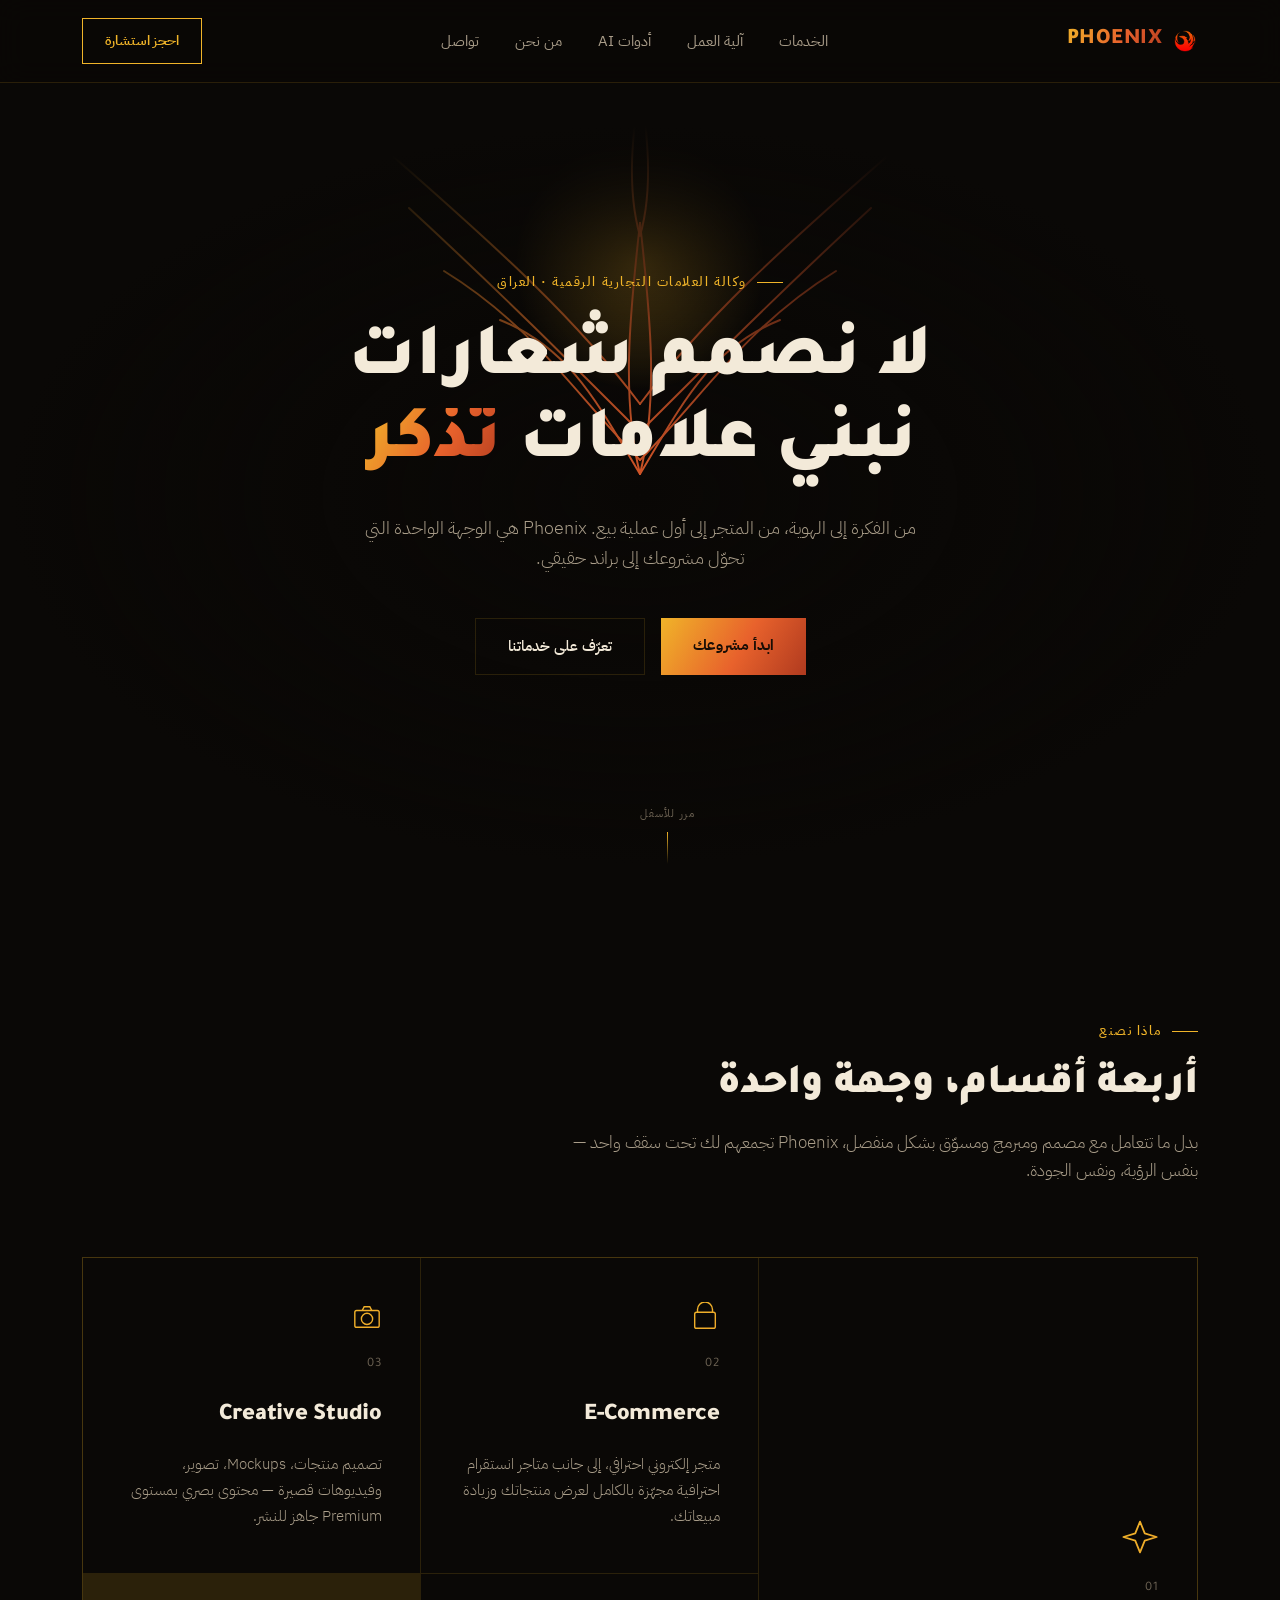
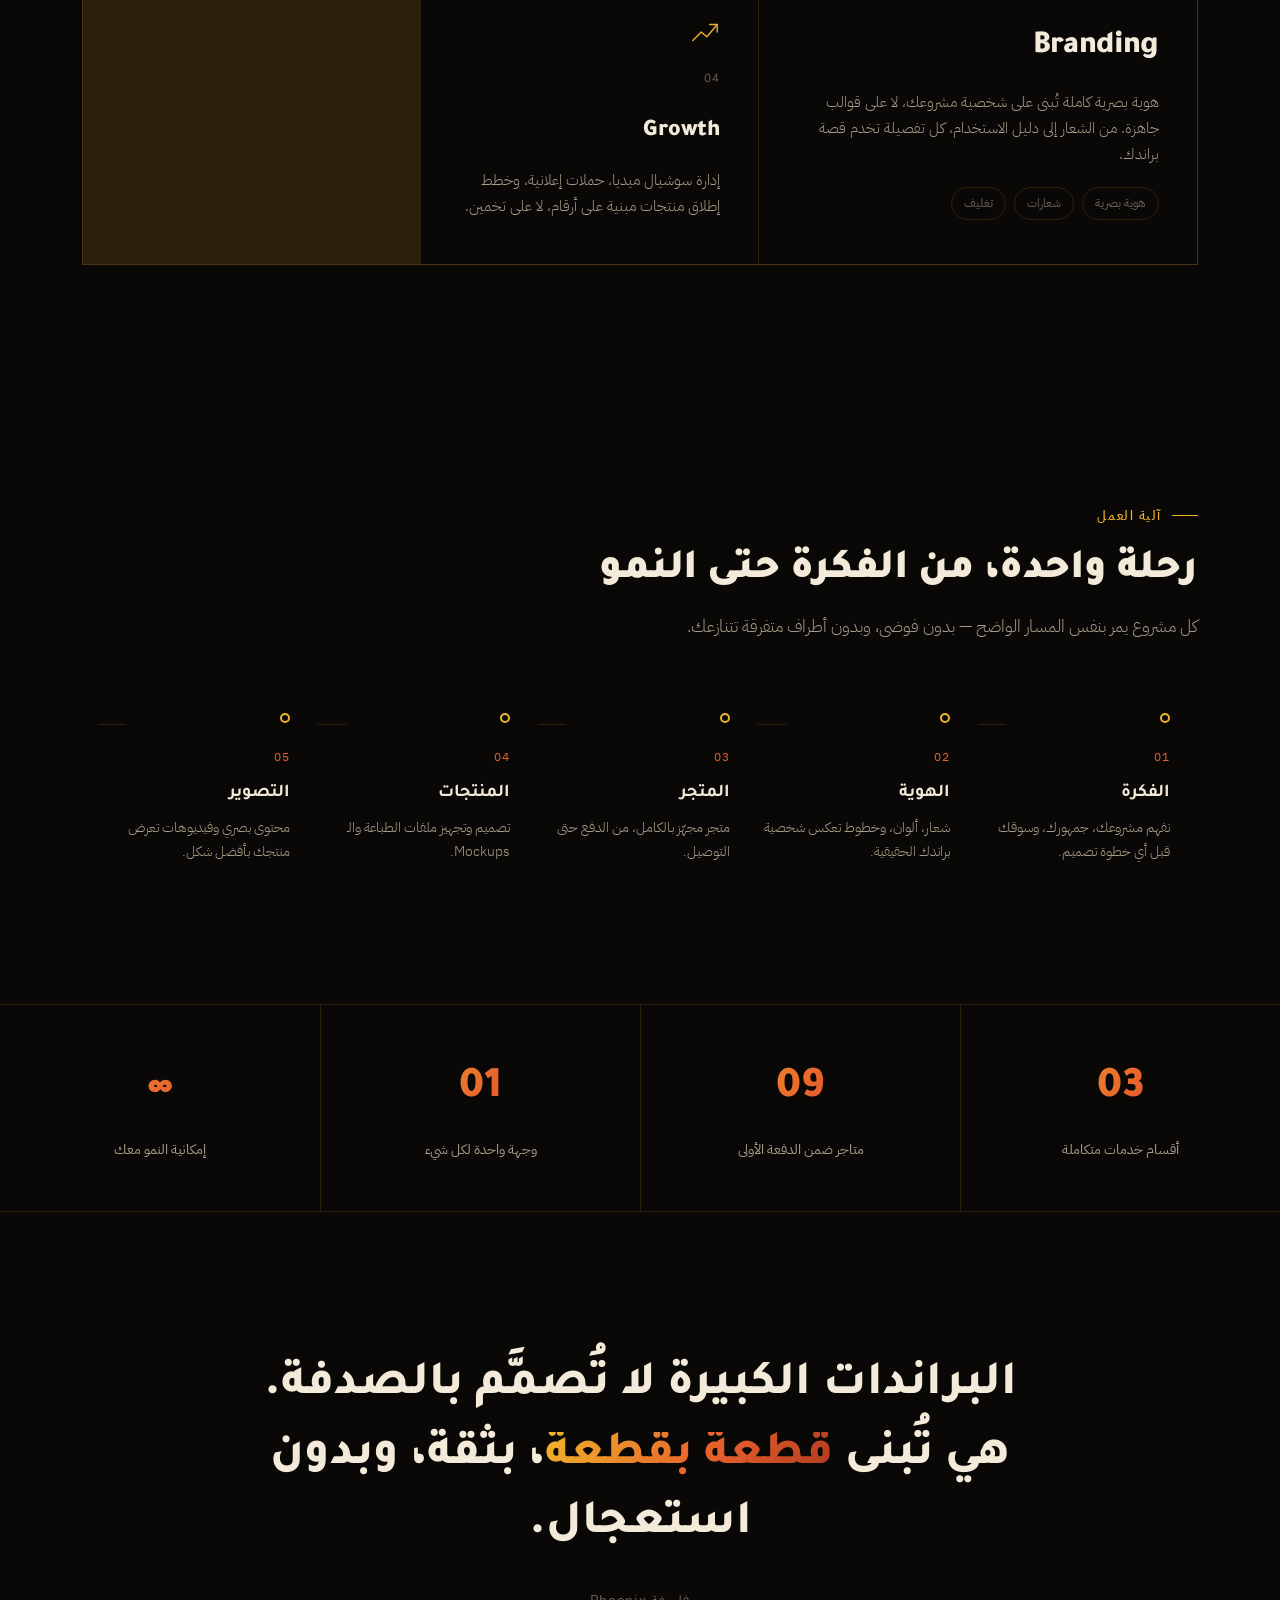
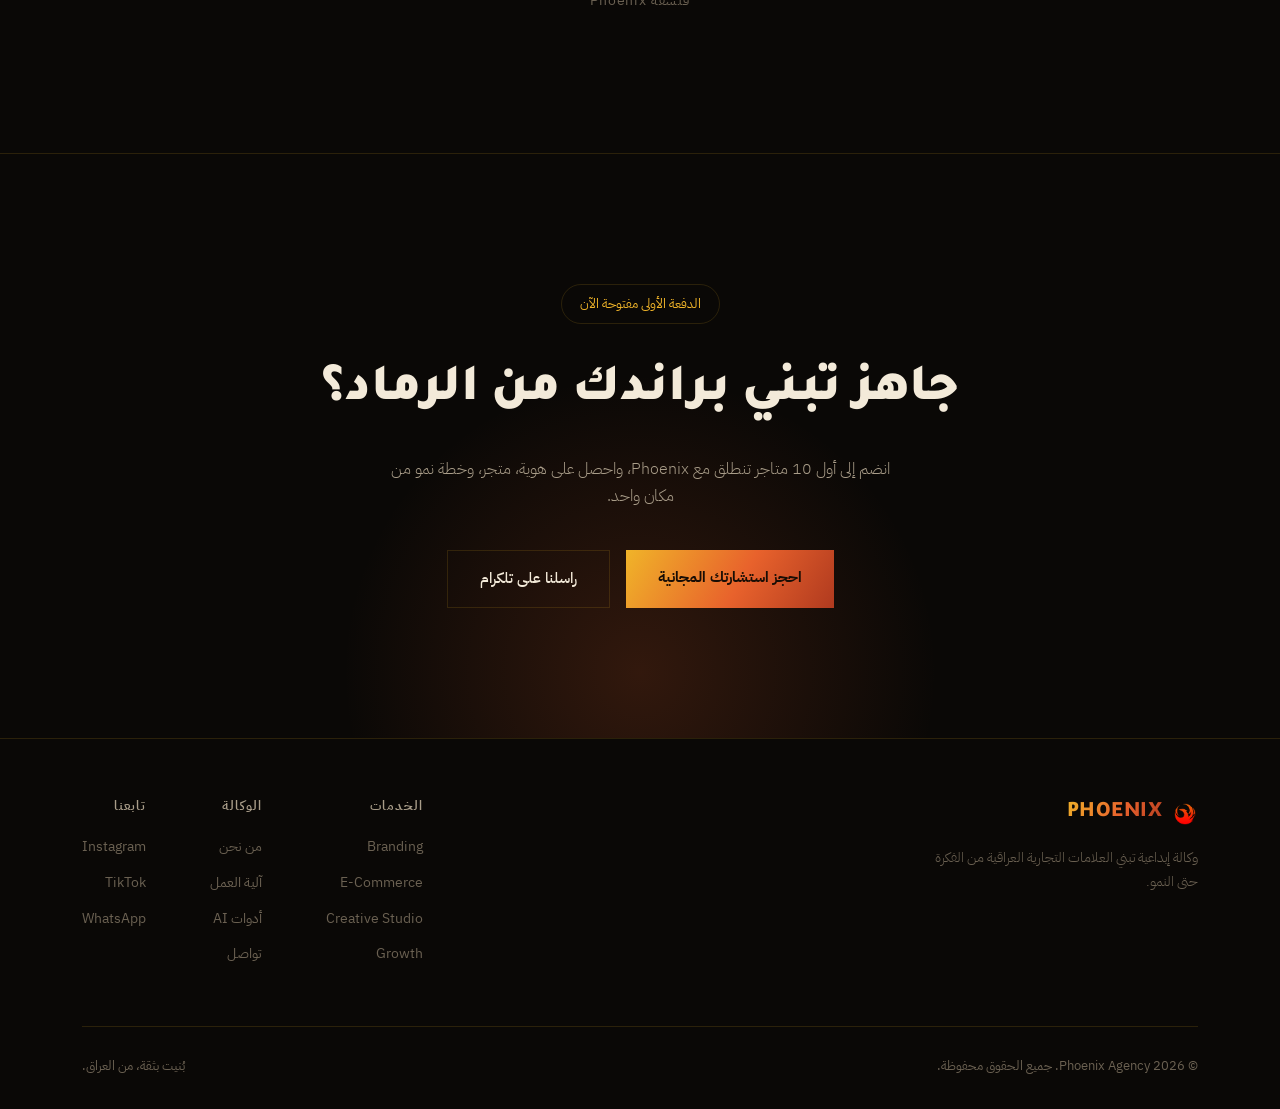
<file: phoenix-website.html>
<!DOCTYPE html>
<html lang="ar" dir="rtl">
<head>
<meta charset="UTF-8">
<meta name="viewport" content="width=device-width, initial-scale=1.0">
<title>Phoenix Agency — نبني علاماتك من الفكرة حتى النمو</title>
<link rel="preconnect" href="https://fonts.googleapis.com">
<link rel="preconnect" href="https://fonts.gstatic.com" crossorigin>
<link href="https://fonts.googleapis.com/css2?family=Tajawal:wght@400;500;700;800;900&family=IBM+Plex+Sans+Arabic:wght@300;400;500;600&display=swap" rel="stylesheet">
<style>
  :root{
    --bg-0:#0a0806;
    --bg-1:#141009;
    --bg-2:#1c150c;
    --ink:#f3ead9;
    --ink-dim:#a99d89;
    --ink-faint:#6b6152;
    --gold:#f0b429;
    --ember:#e8622c;
    --ember-deep:#b03a1f;
    --line:rgba(240,180,41,0.14);
    --flame: linear-gradient(120deg, #f0b429 0%, #e8622c 55%, #b03a1f 100%);
    --flame-soft: linear-gradient(180deg, rgba(240,180,41,0.16), rgba(232,98,44,0.02));
    --radius: 2px;
    --maxw: 1180px;
  }
  *{margin:0;padding:0;box-sizing:border-box;}
  html{scroll-behavior:smooth;}
  body{
    background:var(--bg-0);
    color:var(--ink);
    font-family:'IBM Plex Sans Arabic', sans-serif;
    font-weight:400;
    line-height:1.7;
    overflow-x:hidden;
    -webkit-font-smoothing:antialiased;
  }
  h1,h2,h3,.display{
    font-family:'Tajawal', sans-serif;
    font-weight:900;
    letter-spacing:-0.01em;
  }
  a{color:inherit;text-decoration:none;}
  img,svg{display:block;max-width:100%;}
  ::selection{background:var(--ember);color:var(--bg-0);}
  :focus-visible{outline:2px solid var(--gold);outline-offset:3px;}

  .wrap{max-width:var(--maxw);margin:0 auto;padding:0 32px;}

  /* ---------- NAV ---------- */
  header{
    position:fixed;top:0;left:0;right:0;z-index:100;
    background:rgba(10,8,6,0.72);
    backdrop-filter:blur(14px);
    border-bottom:1px solid var(--line);
  }
  nav{
    display:flex;align-items:center;justify-content:space-between;
    padding:18px 32px;max-width:var(--maxw);margin:0 auto;
  }
  .logo{
    font-family:'Tajawal',sans-serif;font-weight:900;font-size:22px;
    display:flex;align-items:center;gap:10px;letter-spacing:0.02em;
  }
  .logo-mark{width:26px;height:26px;flex-shrink:0;}
  .logo-text{background:var(--flame);-webkit-background-clip:text;background-clip:text;color:transparent;}
  .nav-links{display:flex;gap:36px;font-size:14.5px;color:var(--ink-dim);}
  .nav-links a{position:relative;padding:4px 0;transition:color .25s;}
  .nav-links a:hover{color:var(--ink);}
  .nav-links a::after{
    content:"";position:absolute;bottom:-2px;right:0;width:0;height:1px;
    background:var(--gold);transition:width .3s ease;
  }
  .nav-links a:hover::after{width:100%;}
  .nav-cta{
    font-size:14px;font-weight:600;padding:10px 22px;border:1px solid var(--gold);
    color:var(--gold);transition:all .3s ease;white-space:nowrap;
  }
  .nav-cta:hover{background:var(--gold);color:var(--bg-0);}
  .burger{display:none;}

  /* ---------- HERO ---------- */
  .hero{
    position:relative;min-height:100svh;display:flex;flex-direction:column;
    justify-content:center;align-items:center;text-align:center;
    padding:140px 32px 100px;overflow:hidden;
  }
  #ember-canvas{
    position:absolute;inset:0;width:100%;height:100%;z-index:0;opacity:0.85;
    pointer-events:none;
  }
  .hero-phoenix{
    position:absolute;top:6%;left:50%;transform:translateX(-50%);
    width:min(58vw,560px);z-index:1;pointer-events:none;
    animation:float 7s ease-in-out infinite;
  }
  .hero-phoenix svg{width:100%;height:auto;overflow:visible;}
  .hero-phoenix .feather{
    fill:none;stroke-width:1.4;stroke-linecap:round;
    stroke-dasharray:520;stroke-dashoffset:520;
    animation:drawFeather 2.4s cubic-bezier(.16,.8,.24,1) forwards;
  }
  .hero-phoenix .glow-core{
    fill:url(#coreGlow);opacity:0;
    animation:glowIn 2s ease forwards 1.6s;
  }
  @keyframes drawFeather{to{stroke-dashoffset:0;}}
  @keyframes glowIn{to{opacity:0.9;}}
  @keyframes float{
    0%,100%{transform:translateX(-50%) translateY(0);}
    50%{transform:translateX(-50%) translateY(-14px);}
  }
  .hero-vignette{
    position:absolute;inset:0;z-index:2;pointer-events:none;
    background:radial-gradient(ellipse 60% 50% at 50% 55%, transparent 0%, var(--bg-0) 82%);
  }
  .hero-inner{position:relative;z-index:3;max-width:840px;}
  .eyebrow{
    display:inline-flex;align-items:center;gap:10px;
    font-size:13px;letter-spacing:0.12em;color:var(--gold);
    font-weight:500;margin-bottom:28px;
    opacity:0;animation:riseIn .9s ease forwards;animation-delay:.1s;
  }
  .eyebrow::before{content:"";width:26px;height:1px;background:var(--gold);}
  .hero h1{
    font-size:clamp(38px,6.2vw,74px);line-height:1.12;
    color:var(--ink);margin-bottom:26px;
    opacity:0;animation:riseIn 1s ease forwards;animation-delay:.25s;
  }
  .hero h1 em{
    font-style:normal;background:var(--flame);
    -webkit-background-clip:text;background-clip:text;color:transparent;
  }
  .hero p{
    font-size:18px;color:var(--ink-dim);max-width:560px;margin:0 auto 44px;
    opacity:0;animation:riseIn 1s ease forwards;animation-delay:.4s;
    font-weight:300;
  }
  .hero-ctas{
    display:flex;gap:16px;justify-content:center;flex-wrap:wrap;
    opacity:0;animation:riseIn 1s ease forwards;animation-delay:.55s;
  }
  .btn-primary{
    background:var(--flame);color:#180d05;font-weight:700;font-size:15px;
    padding:15px 32px;border:none;position:relative;overflow:hidden;
    transition:transform .3s ease, box-shadow .3s ease;
  }
  .btn-primary:hover{transform:translateY(-2px);box-shadow:0 8px 30px -8px rgba(232,98,44,0.6);}
  .btn-ghost{
    padding:15px 32px;border:1px solid var(--line);color:var(--ink);
    font-size:15px;font-weight:500;transition:border-color .3s ease, background .3s ease;
  }
  .btn-ghost:hover{border-color:var(--gold);background:rgba(240,180,41,0.05);}

  @keyframes riseIn{
    from{opacity:0;transform:translateY(18px);}
    to{opacity:1;transform:translateY(0);}
  }

  .scroll-cue{
    position:absolute;bottom:36px;left:50%;transform:translateX(-50%);z-index:2;
    display:flex;flex-direction:column;align-items:center;gap:8px;
    color:var(--ink-faint);font-size:11px;letter-spacing:0.1em;
    opacity:0;animation:riseIn 1s ease forwards;animation-delay:.9s;
  }
  .scroll-cue .line{width:1px;height:32px;background:linear-gradient(var(--gold),transparent);animation:pulse 2s ease-in-out infinite;}
  @keyframes pulse{0%,100%{opacity:.3}50%{opacity:1}}

  /* ---------- SECTION SHELL ---------- */
  section{position:relative;padding:120px 0;}
  .section-head{max-width:640px;margin-bottom:72px;}
  .section-eyebrow{
    font-size:13px;color:var(--gold);letter-spacing:0.12em;font-weight:500;
    display:flex;align-items:center;gap:10px;margin-bottom:18px;
  }
  .section-eyebrow::before{content:"";width:26px;height:1px;background:var(--gold);}
  .section-head h2{font-size:clamp(28px,4vw,42px);line-height:1.25;color:var(--ink);}
  .section-head p{color:var(--ink-dim);font-size:16.5px;margin-top:16px;font-weight:300;}

  .reveal{opacity:0;transform:translateY(28px);transition:opacity .8s ease, transform .8s ease;}
  .reveal.in{opacity:1;transform:translateY(0);}

  /* ---------- SERVICES ---------- */
  .services-grid{
    display:grid;grid-template-columns:1.3fr 1fr 1fr;grid-template-rows:auto auto;gap:1px;
    background:var(--line);border:1px solid var(--line);
  }
  .service-card{
    background:var(--bg-0);padding:44px 38px;position:relative;overflow:hidden;
    transition:background .4s ease;
  }
  .service-card:hover{background:var(--bg-1);}
  .service-card:first-child{grid-row:span 2;display:flex;flex-direction:column;justify-content:flex-end;min-height:420px;}
  .service-card::before{
    content:"";position:absolute;top:0;right:0;width:100%;height:2px;
    background:var(--flame);transform:scaleX(0);transform-origin:right;
    transition:transform .5s ease;
  }
  .service-card:hover::before{transform:scaleX(1);}
  .service-num{
    font-family:'Tajawal',sans-serif;font-size:13px;color:var(--ink-faint);
    letter-spacing:0.08em;margin-bottom:20px;
  }
  .service-icon{
    width:30px;height:30px;margin-bottom:22px;
    transition:transform .5s cubic-bezier(.2,.8,.2,1);
  }
  .service-icon svg{width:100%;height:100%;}
  .service-card:hover .service-icon{transform:rotate(-8deg) scale(1.12);}
  .service-card:first-child .service-icon{width:38px;height:38px;}
  .service-card h3{font-size:24px;color:var(--ink);margin-bottom:14px;}
  .service-card:first-child h3{font-size:32px;}
  .service-card p{color:var(--ink-dim);font-size:15px;font-weight:300;line-height:1.75;}
  .service-tags{display:flex;flex-wrap:wrap;gap:8px;margin-top:20px;}
  .service-tags span{
    font-size:12px;color:var(--ink-faint);border:1px solid var(--line);
    padding:5px 12px;border-radius:20px;
  }

  /* ---------- PROCESS ---------- */
  .process-track{
    display:flex;overflow-x:auto;gap:0;padding-bottom:20px;
    scrollbar-width:thin;scrollbar-color:var(--ember) transparent;
  }
  .process-track::-webkit-scrollbar{height:4px;}
  .process-track::-webkit-scrollbar-thumb{background:var(--ember);}
  .process-step{
    flex:0 0 220px;padding:0 28px 0 0;position:relative;
  }
  .process-step:not(:last-child)::after{
    content:"";position:absolute;top:11px;left:0;width:28px;height:1px;
    background:var(--line);
  }
  .process-dot{
    width:10px;height:10px;border-radius:50%;background:var(--bg-0);
    border:2px solid var(--gold);margin-bottom:24px;position:relative;z-index:1;
  }
  .process-step h4{font-family:'Tajawal',sans-serif;font-weight:700;font-size:18px;color:var(--ink);margin-bottom:8px;}
  .process-step span.idx{display:block;font-size:12px;color:var(--ember);margin-bottom:10px;letter-spacing:0.08em;}
  .process-step p{font-size:14px;color:var(--ink-dim);font-weight:300;}

  /* ---------- STATS ---------- */
  .stats-bar{
    border-top:1px solid var(--line);border-bottom:1px solid var(--line);
    display:grid;grid-template-columns:repeat(4,1fr);
  }
  .stat{padding:48px 32px;text-align:center;border-left:1px solid var(--line);}
  .stat:last-child{border-left:none;}
  .stat b{
    display:block;font-family:'Tajawal',sans-serif;font-weight:900;font-size:44px;
    background:var(--flame);-webkit-background-clip:text;background-clip:text;color:transparent;
    margin-bottom:8px;
  }
  .stat span{font-size:13.5px;color:var(--ink-dim);}

  /* ---------- MANIFESTO ---------- */
  .manifesto{
    text-align:center;padding:140px 0;
  }
  .manifesto blockquote{
    font-family:'Tajawal',sans-serif;font-weight:800;
    font-size:clamp(26px,4.4vw,48px);line-height:1.45;
    max-width:920px;margin:0 auto;color:var(--ink);
  }
  .manifesto blockquote em{
    font-style:normal;background:var(--flame);
    -webkit-background-clip:text;background-clip:text;color:transparent;
  }
  .manifesto cite{
    display:block;margin-top:28px;font-style:normal;font-size:14px;
    color:var(--ink-faint);letter-spacing:0.06em;
  }

  /* ---------- CTA ---------- */
  .cta-section{
    position:relative;padding:130px 0;text-align:center;overflow:hidden;
    border-top:1px solid var(--line);
  }
  .cta-glow{
    position:absolute;bottom:-40%;left:50%;transform:translateX(-50%);
    width:600px;height:600px;border-radius:50%;
    background:radial-gradient(circle, rgba(232,98,44,0.18) 0%, transparent 70%);
    pointer-events:none;
  }
  .cta-section h2{font-size:clamp(30px,5vw,52px);color:var(--ink);margin-bottom:20px;position:relative;}
  .cta-section p{color:var(--ink-dim);max-width:520px;margin:0 auto 40px;font-weight:300;position:relative;}
  .cta-badge{
    display:inline-block;font-size:13px;color:var(--gold);border:1px solid var(--line);
    padding:8px 18px;border-radius:20px;margin-bottom:24px;position:relative;
  }

  /* ---------- FOOTER ---------- */
  footer{border-top:1px solid var(--line);padding:56px 0 32px;}
  .footer-grid{
    display:flex;justify-content:space-between;flex-wrap:wrap;gap:40px;margin-bottom:48px;
  }
  .footer-brand .logo{margin-bottom:14px;}
  .footer-brand p{color:var(--ink-faint);font-size:14px;max-width:280px;font-weight:300;}
  .footer-cols{display:flex;gap:64px;flex-wrap:wrap;}
  .footer-col h5{font-size:13px;color:var(--ink-dim);letter-spacing:0.08em;margin-bottom:18px;font-weight:600;}
  .footer-col a{display:block;font-size:14px;color:var(--ink-faint);margin-bottom:12px;transition:color .25s;}
  .footer-col a:hover{color:var(--gold);}
  .footer-bottom{
    display:flex;justify-content:space-between;align-items:center;flex-wrap:wrap;gap:16px;
    padding-top:28px;border-top:1px solid var(--line);
    font-size:13px;color:var(--ink-faint);
  }

  /* ---------- RESPONSIVE ---------- */
  @media (max-width:860px){
    .nav-links{display:none;}
    .services-grid{grid-template-columns:1fr;}
    .service-card:first-child{grid-row:auto;min-height:320px;}
    .stats-bar{grid-template-columns:repeat(2,1fr);}
    .stat:nth-child(2){border-left:none;}
    .stat{border-bottom:1px solid var(--line);}
    section{padding:80px 0;}
    .wrap{padding:0 22px;}
    nav{padding:16px 22px;}
  }

  @media (prefers-reduced-motion: reduce){
    *{animation-duration:0.01ms !important;animation-iteration-count:1 !important;transition-duration:0.01ms !important;}
    #ember-canvas{display:none;}
  }

  /* ---------- INTRO SPLASH ---------- */
  .intro-overlay{
    position:fixed;inset:0;z-index:9999;background:#000;
    display:flex;align-items:center;justify-content:center;
    animation:overlayOut .9s ease forwards;animation-delay:3.3s;
  }
  .intro-logo-wrap{
    position:relative;display:flex;align-items:center;justify-content:center;
  }
  .intro-flame-glow{
    position:absolute;width:70vmin;height:70vmin;border-radius:50%;
    background:radial-gradient(circle, rgba(240,180,41,0.55) 0%, rgba(232,98,44,0.32) 35%, transparent 70%);
    filter:blur(20px);opacity:0;
    animation:flameGlow 2.6s ease-in-out forwards;
  }
  .intro-logo{
    position:relative;width:min(34vw,220px);height:auto;opacity:0;
    animation:flameLogo 2.6s ease-in-out forwards;
  }
  @keyframes flameGlow{
    0%{opacity:0;transform:scale(.55);}
    14%{opacity:.22;transform:scale(.7);}
    24%{opacity:.12;transform:scale(.72);}
    36%{opacity:.45;transform:scale(.88);}
    48%{opacity:.25;transform:scale(.9);}
    60%{opacity:.65;transform:scale(1.02);}
    72%{opacity:.42;transform:scale(1);}
    86%{opacity:.6;transform:scale(1.06);}
    100%{opacity:.55;transform:scale(1.05);}
  }
  @keyframes flameLogo{
    0%{opacity:0;filter:brightness(.12) saturate(1.6);transform:scale(.82) translateY(8px);}
    12%{opacity:.3;filter:brightness(.35) saturate(1.7);transform:scale(.87) translateY(5px);}
    22%{opacity:.15;filter:brightness(.2) saturate(1.6);}
    34%{opacity:.5;filter:brightness(.6) saturate(1.7) drop-shadow(0 0 16px rgba(232,98,44,.55));}
    46%{opacity:.32;filter:brightness(.45) saturate(1.6);}
    58%{opacity:.78;filter:brightness(1.05) saturate(1.5) drop-shadow(0 0 26px rgba(240,180,41,.7));}
    70%{opacity:.6;filter:brightness(.8) saturate(1.4);}
    84%{opacity:.95;filter:brightness(1.05) saturate(1.2) drop-shadow(0 0 24px rgba(240,180,41,.55));}
    100%{opacity:1;filter:brightness(1) saturate(1) drop-shadow(0 0 20px rgba(240,180,41,.4));transform:scale(1) translateY(0);}
  }
  @keyframes overlayOut{to{opacity:0;visibility:hidden;}}
  @media (prefers-reduced-motion: reduce){
    .intro-overlay{display:none;}
  }
</style>
</head>
<body>

<div class="intro-overlay" id="introOverlay" aria-hidden="true">
  <div class="intro-logo-wrap">
    <div class="intro-flame-glow"></div>
    <img class="intro-logo" src="[data-uri]" alt="شعار Phoenix">
  </div>
</div>

<header>
  <nav>
    <div class="logo">
      <img class="logo-mark" src="[data-uri]" alt="شعار Phoenix">
      <span class="logo-text">PHOENIX</span>
    </div>
    <div class="nav-links">
      <a href="#services">الخدمات</a>
      <a href="#process">آلية العمل</a>
      <a href="ai-tools.html">أدوات AI</a>
      <a href="#manifesto">من نحن</a>
      <a href="#contact">تواصل</a>
    </div>
    <a href="#contact" class="nav-cta">احجز استشارة</a>
  </nav>
</header>

<section class="hero">
  <canvas id="ember-canvas"></canvas>

  <div class="hero-phoenix" aria-hidden="true">
    <svg viewBox="0 0 400 320" fill="none">
      <defs>
        <linearGradient id="featherGrad" x1="0" y1="0" x2="400" y2="320" gradientUnits="userSpaceOnUse">
          <stop offset="0%" stop-color="#f0b429"/>
          <stop offset="55%" stop-color="#e8622c"/>
          <stop offset="100%" stop-color="#b03a1f"/>
        </linearGradient>
        <radialGradient id="coreGlow" cx="50%" cy="50%" r="50%">
          <stop offset="0%" stop-color="#f0b429" stop-opacity="0.55"/>
          <stop offset="100%" stop-color="#f0b429" stop-opacity="0"/>
        </radialGradient>
      </defs>

      <circle class="glow-core" cx="200" cy="150" r="90"/>

      <!-- right wing feathers -->
      <path class="feather" stroke="url(#featherGrad)" d="M200,300 C230,250 250,210 300,190" style="animation-delay:.05s"/>
      <path class="feather" stroke="url(#featherGrad)" d="M200,290 C245,245 275,195 340,155" style="animation-delay:.2s"/>
      <path class="feather" stroke="url(#featherGrad)" d="M200,270 C250,220 300,170 365,110" style="animation-delay:.35s"/>
      <path class="feather" stroke="url(#featherGrad)" d="M200,250 C245,190 300,140 380,70" style="animation-delay:.5s"/>

      <!-- left wing feathers (mirrored) -->
      <path class="feather" stroke="url(#featherGrad)" d="M200,300 C170,250 150,210 100,190" style="animation-delay:.05s"/>
      <path class="feather" stroke="url(#featherGrad)" d="M200,290 C155,245 125,195 60,155" style="animation-delay:.2s"/>
      <path class="feather" stroke="url(#featherGrad)" d="M200,270 C150,220 100,170 35,110" style="animation-delay:.35s"/>
      <path class="feather" stroke="url(#featherGrad)" d="M200,250 C155,190 100,140 20,70" style="animation-delay:.5s"/>

      <!-- rising body / flame crest -->
      <path class="feather" stroke="url(#featherGrad)" stroke-width="1.8" d="M200,300 C185,240 195,170 200,120 C205,170 215,240 200,300 Z" style="animation-delay:.65s"/>
      <path class="feather" stroke="url(#featherGrad)" stroke-width="1.8" d="M200,130 C190,95 195,55 200,20 C205,55 210,95 200,130 Z" style="animation-delay:.8s"/>
    </svg>
  </div>

  <div class="hero-vignette"></div>
  <div class="hero-inner">
    <div class="eyebrow">وكالة العلامات التجارية الرقمية · العراق</div>
    <h1>لا نصمم شعارات<br>نبني علامات <em>تُذكر</em></h1>
    <p>من الفكرة إلى الهوية، من المتجر إلى أول عملية بيع. Phoenix هي الوجهة الواحدة التي تحوّل مشروعك إلى براند حقيقي.</p>
    <div class="hero-ctas">
      <a href="#contact" class="btn-primary">ابدأ مشروعك</a>
      <a href="#services" class="btn-ghost">تعرّف على خدماتنا</a>
    </div>
  </div>
  <div class="scroll-cue"><span>مرر للأسفل</span><div class="line"></div></div>
</section>

<section id="services">
  <div class="wrap">
    <div class="section-head reveal">
      <div class="section-eyebrow">ماذا نصنع</div>
      <h2>أربعة أقسام، وجهة واحدة</h2>
      <p>بدل ما تتعامل مع مصمم ومبرمج ومسوّق بشكل منفصل، Phoenix تجمعهم لك تحت سقف واحد — بنفس الرؤية، ونفس الجودة.</p>
    </div>

    <div class="services-grid reveal">
      <div class="service-card">
        <div class="service-icon"><svg viewBox="0 0 32 32" fill="none"><path d="M16 3 L20 13 L30 16 L20 19 L16 29 L12 19 L2 16 L12 13 Z" stroke="url(#featherGrad)" stroke-width="1.5" stroke-linejoin="round"/></svg></div>
        <div class="service-num">01</div>
        <h3>Branding</h3>
        <p>هوية بصرية كاملة تُبنى على شخصية مشروعك، لا على قوالب جاهزة. من الشعار إلى دليل الاستخدام، كل تفصيلة تخدم قصة براندك.</p>
        <div class="service-tags"><span>هوية بصرية</span><span>شعارات</span><span>تغليف</span></div>
      </div>
      <div class="service-card">
        <div class="service-icon"><svg viewBox="0 0 32 32" fill="none"><path d="M8 11 V8 a8 8 0 0 1 16 0 v3" stroke="url(#featherGrad)" stroke-width="1.5"/><rect x="5" y="11" width="22" height="17" rx="2" stroke="url(#featherGrad)" stroke-width="1.5"/></svg></div>
        <div class="service-num">02</div>
        <h3>E-Commerce</h3>
        <p>متجر إلكتروني احترافي، إلى جانب متاجر انستقرام احترافية مجهّزة بالكامل لعرض منتجاتك وزيادة مبيعاتك.</p>
      </div>
      <div class="service-card">
        <div class="service-icon"><svg viewBox="0 0 32 32" fill="none"><rect x="3" y="9" width="26" height="18" rx="2" stroke="url(#featherGrad)" stroke-width="1.5"/><circle cx="16" cy="18" r="6" stroke="url(#featherGrad)" stroke-width="1.5"/><path d="M11 9 L13 5 H19 L21 9" stroke="url(#featherGrad)" stroke-width="1.5"/></svg></div>
        <div class="service-num">03</div>
        <h3>Creative Studio</h3>
        <p>تصميم منتجات، Mockups، تصوير، وفيديوهات قصيرة — محتوى بصري بمستوى Premium جاهز للنشر.</p>
      </div>
      <div class="service-card">
        <div class="service-icon"><svg viewBox="0 0 32 32" fill="none"><path d="M3 24 L12 15 L18 20 L29 7" stroke="url(#featherGrad)" stroke-width="1.5" stroke-linecap="round" stroke-linejoin="round"/><path d="M21 7 H29 V15" stroke="url(#featherGrad)" stroke-width="1.5" stroke-linecap="round" stroke-linejoin="round"/></svg></div>
        <div class="service-num">04</div>
        <h3>Growth</h3>
        <p>إدارة سوشيال ميديا، حملات إعلانية، وخطط إطلاق منتجات مبنية على أرقام، لا على تخمين.</p>
      </div>
    </div>
  </div>
</section>

<section id="process">
  <div class="wrap">
    <div class="section-head reveal">
      <div class="section-eyebrow">آلية العمل</div>
      <h2>رحلة واحدة، من الفكرة حتى النمو</h2>
      <p>كل مشروع يمر بنفس المسار الواضح — بدون فوضى، وبدون أطراف متفرقة تتنازعك.</p>
    </div>

    <div class="process-track reveal">
      <div class="process-step">
        <div class="process-dot"></div>
        <span class="idx">01</span>
        <h4>الفكرة</h4>
        <p>نفهم مشروعك، جمهورك، وسوقك قبل أي خطوة تصميم.</p>
      </div>
      <div class="process-step">
        <div class="process-dot"></div>
        <span class="idx">02</span>
        <h4>الهوية</h4>
        <p>شعار، ألوان، وخطوط تعكس شخصية براندك الحقيقية.</p>
      </div>
      <div class="process-step">
        <div class="process-dot"></div>
        <span class="idx">03</span>
        <h4>المتجر</h4>
        <p>متجر مجهّز بالكامل، من الدفع حتى التوصيل.</p>
      </div>
      <div class="process-step">
        <div class="process-dot"></div>
        <span class="idx">04</span>
        <h4>المنتجات</h4>
        <p>تصميم وتجهيز ملفات الطباعة والـ Mockups.</p>
      </div>
      <div class="process-step">
        <div class="process-dot"></div>
        <span class="idx">05</span>
        <h4>التصوير</h4>
        <p>محتوى بصري وفيديوهات تعرض منتجك بأفضل شكل.</p>
      </div>
      <div class="process-step">
        <div class="process-dot"></div>
        <span class="idx">06</span>
        <h4>التسويق</h4>
        <p>حملات وخطط إطلاق تصل للجمهور الصح.</p>
      </div>
      <div class="process-step">
        <div class="process-dot"></div>
        <span class="idx">07</span>
        <h4>النمو</h4>
        <p>متابعة مستمرة لتطوير البراند وزيادة المبيعات.</p>
      </div>
    </div>
  </div>
</section>

<div class="stats-bar reveal">
  <div class="stat"><b class="count" data-target="4" data-pad="2">00</b><span>أقسام خدمات متكاملة</span></div>
  <div class="stat"><b class="count" data-target="10" data-pad="2">00</b><span>متاجر ضمن الدفعة الأولى</span></div>
  <div class="stat"><b class="count" data-target="1" data-pad="2">00</b><span>وجهة واحدة لكل شيء</span></div>
  <div class="stat"><b>∞</b><span>إمكانية النمو معك</span></div>
</div>

<section id="manifesto" class="manifesto">
  <div class="wrap">
    <blockquote class="reveal">
      البراندات الكبيرة لا تُصمَّم بالصدفة.<br>
      هي تُبنى <em>قطعة بقطعة</em>، بثقة، وبدون استعجال.
    </blockquote>
    <cite class="reveal">فلسفة Phoenix</cite>
  </div>
</section>

<section class="cta-section" id="contact">
  <div class="cta-glow"></div>
  <div class="wrap">
    <div class="cta-badge reveal">الدفعة الأولى مفتوحة الآن</div>
    <h2 class="reveal">جاهز تبني براندك من الرماد؟</h2>
    <p class="reveal">انضم إلى أول 10 متاجر تنطلق مع Phoenix، واحصل على هوية، متجر، وخطة نمو من مكان واحد.</p>
    <div class="hero-ctas reveal">
      <a href="https://t.me/PhoenixAid" target="_blank" rel="noopener" class="btn-primary">احجز استشارتك المجانية</a>
      <a href="https://t.me/PhoenixAid" target="_blank" rel="noopener" class="btn-ghost">راسلنا على تلكرام</a>
    </div>
  </div>
</section>

<footer>
  <div class="wrap">
    <div class="footer-grid">
      <div class="footer-brand">
        <div class="logo">
          <img class="logo-mark" src="[data-uri]" alt="شعار Phoenix">
          <span class="logo-text">PHOENIX</span>
        </div>
        <p>وكالة إبداعية تبني العلامات التجارية العراقية من الفكرة حتى النمو.</p>
      </div>
      <div class="footer-cols">
        <div class="footer-col">
          <h5>الخدمات</h5>
          <a href="#services">Branding</a>
          <a href="#services">E-Commerce</a>
          <a href="#services">Creative Studio</a>
          <a href="#services">Growth</a>
        </div>
        <div class="footer-col">
          <h5>الوكالة</h5>
          <a href="#manifesto">من نحن</a>
          <a href="#process">آلية العمل</a>
          <a href="ai-tools.html">أدوات AI</a>
          <a href="#contact">تواصل</a>
        </div>
        <div class="footer-col">
          <h5>تابعنا</h5>
          <a href="#">Instagram</a>
          <a href="#">TikTok</a>
          <a href="#">WhatsApp</a>
        </div>
      </div>
    </div>
    <div class="footer-bottom">
      <span>© 2026 Phoenix Agency. جميع الحقوق محفوظة.</span>
      <span>بُنيت بثقة، من العراق.</span>
    </div>
  </div>
</footer>

<script>
  // Intro splash sequence
  (function(){
    var overlay = document.getElementById('introOverlay');
    if(!overlay) return;
    var reduce = window.matchMedia('(prefers-reduced-motion: reduce)').matches;
    if(reduce){
      overlay.remove();
    } else {
      document.body.style.overflow = 'hidden';
      setTimeout(function(){
        document.body.style.overflow = '';
        overlay.remove();
      }, 4300);
    }
  })();

  // Count-up stats
  const counters = document.querySelectorAll('.count');
  const countIO = new IntersectionObserver((entries)=>{
    entries.forEach(e=>{
      if(e.isIntersecting){
        const el = e.target;
        const target = parseInt(el.dataset.target,10);
        const pad = parseInt(el.dataset.pad,10) || 0;
        const dur = 1200;
        const start = performance.now();
        function tick(now){
          const p = Math.min((now-start)/dur, 1);
          const eased = 1 - Math.pow(1-p, 3);
          const val = Math.round(eased*target);
          el.textContent = String(val).padStart(pad,'0');
          if(p<1) requestAnimationFrame(tick);
        }
        requestAnimationFrame(tick);
        countIO.unobserve(el);
      }
    });
  }, {threshold:0.5});
  counters.forEach(c=>countIO.observe(c));

  // Scroll reveal
  const io = new IntersectionObserver((entries)=>{
    entries.forEach(e=>{ if(e.isIntersecting){ e.target.classList.add('in'); io.unobserve(e.target); } });
  }, {threshold:0.15});
  document.querySelectorAll('.reveal').forEach(el=>io.observe(el));

  // Ember particle canvas
  const canvas = document.getElementById('ember-canvas');
  const ctx = canvas.getContext('2d');
  let w, h, particles = [];
  const reduceMotion = window.matchMedia('(prefers-reduced-motion: reduce)').matches;

  function resize(){
    w = canvas.width = canvas.offsetWidth * devicePixelRatio;
    h = canvas.height = canvas.offsetHeight * devicePixelRatio;
  }
  window.addEventListener('resize', resize);
  resize();

  function makeParticle(){
    return {
      x: Math.random()*w,
      y: h + Math.random()*80,
      r: (Math.random()*1.8+0.5)*devicePixelRatio,
      speed: (Math.random()*0.5+0.25)*devicePixelRatio,
      drift: (Math.random()-0.5)*0.4,
      alpha: Math.random()*0.5+0.3,
      hue: Math.random()>0.5 ? [240,180,41] : [232,98,44],
      flicker: Math.random()*0.02+0.005,
      t: Math.random()*100
    };
  }
  const COUNT = reduceMotion ? 0 : 70;
  for(let i=0;i<COUNT;i++) particles.push(makeParticle());

  function draw(){
    ctx.clearRect(0,0,w,h);
    particles.forEach(p=>{
      p.y -= p.speed;
      p.x += Math.sin(p.t)*p.drift;
      p.t += p.flicker*4;
      const flick = 0.6 + Math.sin(p.t)*0.4;
      if(p.y < -20){ Object.assign(p, makeParticle(), {y: h+10}); }
      const [r,g,b] = p.hue;
      ctx.beginPath();
      ctx.arc(p.x, p.y, p.r, 0, Math.PI*2);
      ctx.fillStyle = `rgba(${r},${g},${b},${p.alpha*flick})`;
      ctx.shadowColor = `rgba(${r},${g},${b},0.8)`;
      ctx.shadowBlur = 6*devicePixelRatio;
      ctx.fill();
    });
    if(!reduceMotion) requestAnimationFrame(draw);
  }
  draw();
</script>

</body>
</html>
</file>
<file: assets/css/style.css>
:root{
  --bg:#F5ECE2;--bg2:#EDE0D2;--surface:#FFF8F1;--surface2:#F8EEE3;
  --line:rgba(70,35,15,.13);--text:#24170F;--muted:#6C5748;
  --ember:#E0480F;--flame:#EE8A12;--gold:#C98A12;--crimson:#A8231A;
  --glow:rgba(224,72,15,.22);--on-fire:#fff;
  --screen:#1A120E;--screen2:#241914;--screen-text:#F5E8DA;--screen-muted:#A8927F;
  --fire:linear-gradient(120deg,#B3261E,#FF5A1F 35%,#FFA22E 70%,#FFD27A);
  --display:"Alexandria","IBM Plex Sans Arabic",Tahoma,system-ui,sans-serif;
  --body:"IBM Plex Sans Arabic",Tahoma,"Segoe UI",system-ui,sans-serif;
  --wrap:1200px;--r-lg:28px;--r-md:18px;--r-sm:10px;
  --ease:cubic-bezier(.2,.8,.2,1);
  box-sizing:border-box;padding-top:env(safe-area-inset-top,0px);padding-bottom:env(safe-area-inset-bottom,0px);
}
@media (prefers-color-scheme:dark){:root:not([data-theme="light"]){
  --bg:#150F0C;--bg2:#1B1310;--surface:#211712;--surface2:#281C16;
  --line:rgba(255,190,140,.12);--text:#F5E8DA;--muted:#B7A391;
  --ember:#FF5A1F;--flame:#FFA22E;--gold:#FFD27A;--crimson:#C4301F;
  --glow:rgba(255,90,31,.32);
}}
:root[data-theme="dark"]{
  --bg:#150F0C;--bg2:#1B1310;--surface:#211712;--surface2:#281C16;
  --line:rgba(255,190,140,.12);--text:#F5E8DA;--muted:#B7A391;
  --ember:#FF5A1F;--flame:#FFA22E;--gold:#FFD27A;--crimson:#C4301F;
  --glow:rgba(255,90,31,.32);
}
*,*::before,*::after{box-sizing:inherit;margin:0;padding:0}
html{overflow-x:hidden;scroll-behavior:smooth;scroll-padding-top:calc(env(safe-area-inset-top,0px) + 84px);-webkit-text-size-adjust:100%}
body{background:var(--bg);color:var(--text);font-family:var(--body);font-size:17px;line-height:1.8;overflow-x:hidden;-webkit-font-smoothing:antialiased}
img,svg,video{max-width:100%;display:block}
a{color:inherit;text-decoration:none}
button,input,select,textarea{font:inherit;color:inherit}
:focus-visible{outline:2px solid var(--flame);outline-offset:3px;border-radius:6px}
.wrap{width:min(var(--wrap),100% - 40px);margin-inline:auto}
.sr{position:absolute;width:1px;height:1px;overflow:hidden;clip:rect(0 0 0 0)}
h1,h2,h3,h4{font-family:var(--display);font-weight:700;line-height:1.25}
.fire-text{background:var(--fire);background-size:200% 100%;-webkit-background-clip:text;background-clip:text;color:transparent;animation:fireflow 8s ease-in-out infinite alternate}
@keyframes fireflow{to{background-position:100% 0}}

/* ===== Loader ===== */
.loader{position:fixed;inset:0;z-index:100;display:grid;place-items:center;background:#150F0C;animation:loaderOut .7s 1.9s var(--ease) forwards}
.loader svg{width:110px;fill:url(#logoGrad);stroke:#FFA22E;stroke-width:1.4;stroke-dasharray:1;stroke-dashoffset:1;fill-opacity:0;animation:draw 1.3s .1s ease forwards,fillin .6s 1.1s forwards}
.loader span{position:absolute;bottom:calc(50% - 110px);font-family:var(--display);letter-spacing:.5em;color:#F5E8DA;font-size:14px;opacity:0;animation:fadeIn .6s 1s forwards;direction:ltr}
@keyframes loaderOut{to{opacity:0;visibility:hidden}}
@keyframes draw{to{stroke-dashoffset:0}}
@keyframes fillin{to{fill-opacity:1}}
@keyframes fadeIn{to{opacity:1}}

/* ===== Progress + Header ===== */
.progress{position:fixed;top:0;right:0;left:0;height:3px;z-index:60;background:var(--fire);transform-origin:right;transform:scaleX(0)}
.header{position:fixed;top:0;right:0;left:0;z-index:50;padding-top:env(safe-area-inset-top,0px);transition:background .4s,backdrop-filter .4s,border-color .4s;border-bottom:1px solid transparent}
.header.scrolled{background:color-mix(in srgb,var(--bg) 78%,transparent);backdrop-filter:blur(14px);-webkit-backdrop-filter:blur(14px);border-color:var(--line)}
.nav{display:flex;align-items:center;gap:28px;height:76px}
.brand{display:flex;align-items:center;gap:10px;font-family:var(--display);font-size:22px;letter-spacing:.14em;direction:ltr}
.brand svg{width:40px;height:40px;fill:url(#logoGrad);filter:drop-shadow(0 0 10px var(--glow))}
.nav-links{display:flex;gap:4px;margin-inline-start:auto}
.nav-links a{padding:8px 12px;border-radius:999px;font-size:15px;color:var(--muted);transition:color .25s,background .25s}
.nav-links a:hover{color:var(--text);background:var(--surface2)}
.btn{display:inline-flex;align-items:center;justify-content:center;gap:10px;padding:14px 26px;border-radius:999px;font-weight:600;font-size:16px;border:0;cursor:pointer;transition:transform .3s var(--ease),box-shadow .3s,background .3s;white-space:nowrap}
.btn svg{width:20px;height:20px;flex:none}
.btn-fire{background:var(--fire);background-size:160% 100%;color:#fff;box-shadow:0 10px 30px -10px var(--glow)}
.btn-fire:hover{transform:translateY(-2px);background-position:100% 0;box-shadow:0 16px 40px -10px var(--glow)}
.btn-ghost{background:transparent;border:1.5px solid var(--line);color:var(--text)}
.btn-ghost:hover{border-color:var(--flame);transform:translateY(-2px)}
.nav .btn{padding:10px 20px;font-size:15px}
.menu-btn{display:none;width:46px;height:46px;border-radius:50%;border:1.5px solid var(--line);background:var(--surface);cursor:pointer;margin-inline-start:auto;position:relative}
.menu-btn i{position:absolute;right:13px;left:13px;height:2px;background:var(--text);border-radius:2px;transition:transform .35s var(--ease),opacity .2s}
.menu-btn i:nth-child(1){top:16px}.menu-btn i:nth-child(2){top:22px}.menu-btn i:nth-child(3){top:28px}
.menu-open .menu-btn i:nth-child(1){transform:translateY(6px) rotate(45deg)}
.menu-open .menu-btn i:nth-child(2){opacity:0}
.menu-open .menu-btn i:nth-child(3){transform:translateY(-6px) rotate(-45deg)}
.mnav{position:fixed;inset:0;z-index:45;background:var(--bg);padding:calc(env(safe-area-inset-top,0px) + 100px) 28px calc(env(safe-area-inset-bottom,0px) + 30px);display:flex;flex-direction:column;gap:6px;clip-path:circle(0% at 10% 0%);transition:clip-path .7s var(--ease);overflow-y:auto}
.menu-open .mnav{clip-path:circle(150% at 10% 0%)}
.mnav a{font-family:var(--display);font-size:28px;padding:8px 0;border-bottom:1px solid var(--line);opacity:0;transform:translateY(16px);transition:opacity .4s,transform .5s var(--ease)}
.menu-open .mnav a{opacity:1;transform:none}
.menu-open .mnav a:nth-child(n){transition-delay:calc(.15s + var(--i)*.05s)}
.mnav .btn{margin-top:22px;font-family:var(--body);font-size:17px;border:0}

/* ===== Hero ===== */
.hero{position:relative;min-height:100svh;display:flex;align-items:center;padding:130px 0 90px;overflow:hidden;isolation:isolate}
#embers{position:absolute;inset:0;width:100%;height:100%;z-index:-1}
.hero::after{content:"";position:absolute;inset:auto 0 0 0;height:40%;background:linear-gradient(to top,var(--bg),transparent);z-index:-1;pointer-events:none}
.hero-grid{display:grid;grid-template-columns:1.15fr .85fr;gap:40px;align-items:center}
.hero-tag{display:inline-flex;align-items:center;gap:10px;padding:6px 16px 6px 6px;border:1px solid var(--line);border-radius:999px;font-size:14px;color:var(--muted);background:color-mix(in srgb,var(--surface) 60%,transparent);margin-bottom:26px}
.hero-tag b{background:var(--fire);color:#fff;border-radius:999px;padding:2px 12px;font-weight:600;font-size:13px}
.hero-title{white-space:nowrap;font-size:clamp(40px,6vw,86px);line-height:1.3;margin-bottom:26px}
.hero-title .ln{display:block;overflow:hidden;padding-bottom:.08em}
.hero-title .ln>span{display:inline-block;background:var(--fire);background-size:200% 100%;-webkit-background-clip:text;background-clip:text;color:transparent;transform:translateY(110%);animation:rise 1.1s var(--ease) forwards,fireflow 8s ease-in-out infinite alternate;animation-delay:calc(2.1s + var(--i)*.12s),0s}
@keyframes rise{to{transform:none}}
.hero-sub{max-width:34em;color:var(--muted);font-size:clamp(16px,1.6vw,19px);margin-bottom:36px;opacity:0;animation:fadeUp .9s 2.6s var(--ease) forwards}
.hero-ctas{display:flex;flex-wrap:wrap;gap:14px;opacity:0;animation:fadeUp .9s 2.75s var(--ease) forwards}
@keyframes fadeUp{from{opacity:0;transform:translateY(20px)}to{opacity:1;transform:none}}
.emblem{position:relative;aspect-ratio:1;width:min(100%,460px);justify-self:center;opacity:0;animation:fadeIn 1s 2s forwards}
.emblem .halo{position:absolute;inset:14%;border-radius:50%;background:radial-gradient(circle,var(--glow),transparent 68%);animation:pulse 4s ease-in-out infinite}
@keyframes pulse{50%{transform:scale(1.12);opacity:.7}}
.emblem .ring{position:absolute;inset:0;animation:spin 40s linear infinite}
.emblem .ring text{font-family:var(--body);font-size:15px;font-weight:500;letter-spacing:2px;fill:var(--muted)}
.emblem .ring circle{fill:none;stroke:var(--line);stroke-width:1}
.emblem .orbit{position:absolute;inset:6%;animation:spin 9s linear infinite reverse}
.emblem .orbit i{position:absolute;top:-6px;left:calc(50% - 6px);width:12px;height:12px;border-radius:50%;background:var(--flame);box-shadow:0 0 18px 4px var(--glow)}
@keyframes spin{to{transform:rotate(360deg)}}
.emblem .bird{position:absolute;inset:18%;animation:float 6s ease-in-out infinite}
.emblem .bird svg{width:100%;height:100%;fill:url(#logoGrad);stroke:var(--flame);stroke-width:.8;stroke-dasharray:1;stroke-dashoffset:1;fill-opacity:0;animation:draw 2.4s 2.2s ease forwards,fillin 1.2s 3.6s forwards;filter:drop-shadow(0 12px 40px var(--glow))}
@keyframes float{50%{transform:translateY(-14px)}}
.scroll-cue{position:absolute;bottom:28px;left:50%;transform:translateX(-50%);display:flex;flex-direction:column;align-items:center;gap:8px;font-size:13px;color:var(--muted)}
.scroll-cue i{width:24px;height:38px;border:1.5px solid var(--line);border-radius:14px;position:relative}
.scroll-cue i::after{content:"";position:absolute;top:7px;left:calc(50% - 2px);width:4px;height:8px;border-radius:2px;background:var(--flame);animation:cue 1.8s ease-in-out infinite}
@keyframes cue{60%{transform:translateY(12px);opacity:0}100%{opacity:0}}

/* ===== Marquee ===== */
.marquee{border-block:1px solid var(--line);padding:22px 0;overflow:hidden;background:var(--bg2)}
.marquee-track{display:flex;width:max-content;animation:marq 38s linear infinite}
.marquee:hover .marquee-track{animation-play-state:paused}
.marquee-track span{font-family:var(--display);font-size:clamp(22px,3vw,36px);white-space:nowrap;padding-inline:26px;display:flex;align-items:center;gap:52px}
.marquee-track span::after{content:"✦";color:var(--flame);font-size:.6em}
@keyframes marq{to{transform:translateX(50%)}}

/* ===== Sections ===== */
section{position:relative}
.sec{padding:clamp(80px,11vw,140px) 0}
.sec-head{max-width:720px;margin-bottom:56px}
.sec-head h2{font-size:clamp(34px,4.6vw,58px);margin-bottom:16px}
.sec-head p{color:var(--muted);font-size:18px}
.kicker{display:inline-flex;align-items:center;gap:10px;color:var(--ember);font-weight:600;font-size:15px;margin-bottom:14px}
.kicker::before{content:"";width:28px;height:2px;background:var(--fire)}

/* Reveal */
.js .rv{opacity:0;transform:translateY(34px);transition:opacity .9s var(--ease),transform .9s var(--ease);transition-delay:calc(var(--d,0)*90ms)}
.js .rv.in{opacity:1;transform:none}

/* ===== Bento ===== */
.bento{display:grid;grid-template-columns:repeat(3,1fr);gap:18px}
.tile{position:relative;padding:30px;border-radius:var(--r-lg);background:var(--surface);border:1px solid var(--line);overflow:hidden;display:flex;flex-direction:column;min-height:260px;transition:transform .5s var(--ease),border-color .4s}
.tile::before{content:"";position:absolute;inset:0;background:radial-gradient(420px circle at var(--mx,50%) var(--my,50%),var(--glow),transparent 60%);opacity:0;transition:opacity .4s;pointer-events:none}
.tile:hover{transform:translateY(-6px);border-color:color-mix(in srgb,var(--flame) 50%,transparent)}
.tile:hover::before{opacity:1}
.tile>*{position:relative}
.tile.wide{grid-column:span 2}
.tile .ico{width:58px;height:58px;border-radius:16px;display:grid;place-items:center;background:var(--surface2);border:1px solid var(--line);margin-bottom:auto;transition:transform .5s var(--ease)}
.tile:hover .ico{transform:rotate(-8deg) scale(1.08)}
.tile .ico svg{width:28px;height:28px;stroke:var(--ember);fill:none;stroke-width:1.7;stroke-linecap:round;stroke-linejoin:round}
.tile h3{font-size:26px;margin:26px 0 8px}
.tile p{color:var(--muted);font-size:16px;max-width:34em}
.tile .more{margin-top:18px;display:inline-flex;align-items:center;gap:8px;font-weight:600;color:var(--ember);font-size:15px}
.tile .more svg{width:18px;height:18px;stroke:currentColor;fill:none;stroke-width:2;transition:transform .35s var(--ease)}
.tile:hover .more svg{transform:translateX(-5px)}
.tile.cta{background:var(--fire);color:#fff;border:0;justify-content:space-between}
.tile.cta p{color:rgba(255,255,255,.88)}
.tile.cta .btn{background:#fff;color:#8A1F10;align-self:flex-start;margin-top:22px}
.tags{display:flex;flex-wrap:wrap;gap:8px;margin-top:14px}
.tags span{font-size:13px;padding:4px 12px;border-radius:999px;border:1px solid var(--line);color:var(--muted)}

/* ===== Service detail ===== */
.svc{display:grid;grid-template-columns:1fr 1.1fr;gap:clamp(36px,6vw,90px);align-items:center}
.svc.flip .svc-visual{order:-1}
.svc-copy h2{font-size:clamp(32px,4.2vw,52px);margin-bottom:18px}
.svc-copy>p{color:var(--muted);font-size:18px;margin-bottom:26px}
.feats{list-style:none;display:grid;grid-template-columns:1fr 1fr;gap:12px 22px;margin-bottom:34px}
.feats li{display:flex;gap:10px;align-items:flex-start;font-size:16px}
.feats li::before{content:"";flex:none;width:20px;height:20px;margin-top:5px;border-radius:50%;background:var(--fire);-webkit-mask:url("data:image/svg+xml,%3Csvg xmlns='http://www.w3.org/2000/svg' viewBox='0 0 20 20'%3E%3Cpath d='M10 0a10 10 0 1 0 0 20 10 10 0 0 0 0-20Zm-1.3 14.2L4.6 10l1.4-1.4 2.7 2.7 5.6-5.6 1.4 1.4-7 7.1Z'/%3E%3C/svg%3E") center/contain no-repeat;mask:url("data:image/svg+xml,%3Csvg xmlns='http://www.w3.org/2000/svg' viewBox='0 0 20 20'%3E%3Cpath d='M10 0a10 10 0 1 0 0 20 10 10 0 0 0 0-20Zm-1.3 14.2L4.6 10l1.4-1.4 2.7 2.7 5.6-5.6 1.4 1.4-7 7.1Z'/%3E%3C/svg%3E") center/contain no-repeat}
.alt{background:var(--bg2)}
.svc-visual{position:relative}
.frame{border-radius:var(--r-lg);background:var(--screen);color:var(--screen-text);border:1px solid rgba(255,190,140,.14);box-shadow:0 40px 80px -30px rgba(40,10,0,.55),0 0 0 1px rgba(0,0,0,.04);overflow:hidden}

/* Dashboard */
.dash-top{display:flex;align-items:center;gap:10px;padding:14px 18px;border-bottom:1px solid rgba(255,255,255,.07);font-size:14px}
.dash-top .dots{display:flex;gap:6px;direction:ltr}.dash-top .dots i{width:10px;height:10px;border-radius:50%;background:#3a2b23}
.dash-top .dots i:first-child{background:#FF5A1F}
.dash-top b{font-weight:600;direction:ltr}
.dash-top .live{margin-inline-start:auto;display:flex;align-items:center;gap:6px;color:var(--screen-muted);font-size:12px}
.dash-top .live::before{content:"";width:7px;height:7px;border-radius:50%;background:#3DDC84;animation:blink 1.4s infinite}
@keyframes blink{50%{opacity:.25}}
.dash-body{display:grid;grid-template-columns:54px 1fr}
.dash-side{border-inline-end:1px solid rgba(255,255,255,.07);display:flex;flex-direction:column;align-items:center;gap:16px;padding:18px 0}
.dash-side i{width:22px;height:22px;border-radius:7px;background:#2e211b}
.dash-side i.on{background:var(--fire);box-shadow:0 0 14px rgba(255,90,31,.5)}
.dash-main{padding:18px;display:grid;gap:14px;min-width:0}
.kpis{display:grid;grid-template-columns:repeat(3,1fr);gap:10px}
.kpi{background:var(--screen2);border-radius:14px;padding:12px 14px;min-width:0}
.kpi small{display:block;color:var(--screen-muted);font-size:12px}
.kpi strong{font-family:var(--body);font-size:clamp(15px,1.7vw,21px);font-weight:600;direction:ltr;display:block;text-align:right;white-space:nowrap;overflow:hidden;text-overflow:ellipsis}
.kpi em{font-style:normal;font-size:12px;color:#3DDC84}
.chart{background:var(--screen2);border-radius:14px;padding:14px;position:relative}
.chart-h{display:flex;justify-content:space-between;font-size:13px;color:var(--screen-muted);margin-bottom:10px}
.bars{display:flex;align-items:flex-end;gap:6px;height:130px;direction:ltr}
.bars i{flex:1;border-radius:6px 6px 2px 2px;background:linear-gradient(to top,#8a2415,#FF5A1F 60%,#FFA22E);height:var(--h);transform:scaleY(0);transform-origin:bottom;transition:transform 1s var(--ease);transition-delay:calc(var(--n)*60ms + .3s)}
.in .bars i{transform:scaleY(1)}
.chart svg.line{position:absolute;left:14px;right:14px;bottom:14px;width:calc(100% - 28px);height:130px;overflow:visible}
.chart svg.line path{fill:none;stroke:#FFD27A;stroke-width:2.2;stroke-dasharray:1;stroke-dashoffset:1;transition:stroke-dashoffset 2s 1s ease}
.in .chart svg.line path{stroke-dashoffset:0}
.rows{display:grid;gap:8px}
.rowi{display:grid;grid-template-columns:auto 1fr auto auto;gap:12px;align-items:center;background:var(--screen2);border-radius:12px;padding:9px 12px;font-size:13px;opacity:0;transform:translateX(-20px);transition:all .6s var(--ease);transition-delay:calc(var(--n)*120ms + 1.2s)}
.in .rowi{opacity:1;transform:none}
.rowi .av{width:26px;height:26px;border-radius:8px;background:#3a2b23;display:grid;place-items:center;font-size:12px}
.rowi .amt{direction:ltr;font-weight:600}
.pill{font-size:11px;padding:2px 10px;border-radius:999px;background:rgba(61,220,132,.14);color:#3DDC84}
.pill.w{background:rgba(255,162,46,.15);color:#FFA22E}
.demo-note{font-size:12px;color:var(--muted);margin-top:10px;text-align:center}
.float-chip{position:absolute;background:var(--surface);color:var(--text);border:1px solid var(--line);border-radius:16px;padding:10px 14px;font-size:14px;box-shadow:0 20px 40px -20px rgba(40,10,0,.4);display:flex;gap:10px;align-items:center;animation:bob 5s ease-in-out infinite}
.float-chip b{font-weight:600}
.float-chip .dot{width:32px;height:32px;border-radius:10px;background:var(--fire);display:grid;place-items:center;color:#fff}
.float-chip .dot svg{width:18px;height:18px;stroke:#fff;fill:none;stroke-width:2}
@keyframes bob{50%{transform:translateY(-10px)}}

/* Reel */
.reel{position:relative;aspect-ratio:16/9;background:radial-gradient(circle at 50% 60%,#2a1810,#110a07);overflow:hidden}
.sc{position:absolute;inset:0;display:grid;place-items:center;opacity:0;animation:9s linear infinite}
.sc1{animation-name:w1}.sc2{animation-name:w2}.sc3{animation-name:w3}
@keyframes w1{0%{opacity:0}3%,30%{opacity:1}34%,100%{opacity:0}}
@keyframes w2{0%,31%{opacity:0}35%,63%{opacity:1}67%,100%{opacity:0}}
@keyframes w3{0%,64%{opacity:0}68%,96%{opacity:1}100%{opacity:0}}
.orb{position:absolute;width:46%;aspect-ratio:1;border-radius:50%;background:var(--fire);filter:blur(2px);animation:orb 9s var(--ease) infinite}
@keyframes orb{0%{transform:scale(0)}9%{transform:scale(1)}30%{transform:scale(1.15)}34%,100%{transform:scale(2.2);opacity:0}}
.word{position:relative;display:flex;direction:ltr;font-family:var(--display);font-size:clamp(28px,6vw,64px);letter-spacing:.12em;color:#fff;overflow:hidden;text-shadow:0 4px 30px rgba(0,0,0,.4)}
.word span{display:inline-block;transform:translateY(120%);animation:lt 9s var(--ease) infinite;animation-delay:calc(var(--i)*.07s)}
@keyframes lt{0%,4%{transform:translateY(120%)}10%,27%{transform:none}32%,100%{transform:translateY(-120%)}}
.shapes{display:flex;gap:clamp(12px,3vw,28px);animation:shp 9s var(--ease) infinite}
.shapes i{width:clamp(34px,7vw,70px);aspect-ratio:1;background:var(--fire);animation:shpspin 9s var(--ease) infinite}
.shapes i:nth-child(1){border-radius:50%}
.shapes i:nth-child(2){border-radius:14px;background:#FFD27A}
.shapes i:nth-child(3){clip-path:polygon(50% 0,100% 100%,0 100%);background:#FF5A1F}
@keyframes shp{0%,33%{transform:translateX(60%) scale(.3);opacity:0}42%{transform:none;opacity:1}58%{transform:translateY(-18%)}66%,100%{transform:translateX(-60%) scale(.3);opacity:0}}
@keyframes shpspin{0%,36%{transform:rotate(0)}56%,100%{transform:rotate(360deg)}}
.sc2 .cap{position:absolute;bottom:16%;font-family:var(--display);font-size:clamp(16px,2.6vw,28px);color:#fff;clip-path:inset(0 0 0 100%);animation:cap 9s var(--ease) infinite}
@keyframes cap{0%,40%{clip-path:inset(0 0 0 100%)}48%,60%{clip-path:inset(0 0 0 0)}66%,100%{clip-path:inset(0 100% 0 0)}}
.rays{position:absolute;width:140%;aspect-ratio:1;background:repeating-conic-gradient(rgba(255,162,46,.12) 0 8deg,transparent 8deg 22deg);animation:spin 12s linear infinite;border-radius:50%}
.prod{position:relative;width:38%;background:#1d130f;border:1px solid rgba(255,190,140,.2);border-radius:18px;padding:5%;text-align:center;color:#fff;animation:prodIn 9s var(--ease) infinite}
.prod .bottle{width:34%;margin:0 auto 8%;aspect-ratio:1/1.6;border-radius:18% 18% 26% 26%;background:linear-gradient(160deg,#FFD27A,#FF5A1F 55%,#8a2415);position:relative}
.prod .bottle::before{content:"";position:absolute;width:44%;height:16%;left:28%;top:-13%;background:#3a2b23;border-radius:4px}
.prod b{font-family:var(--display);font-size:clamp(12px,2vw,20px);display:block}
.prod small{font-size:clamp(10px,1.3vw,13px);color:#c9b3a0}
.badge{position:absolute;top:-12%;left:-12%;width:34%;aspect-ratio:1;border-radius:50%;background:#FFD27A;color:#6d1a0c;display:grid;place-items:center;font-weight:700;font-size:clamp(9px,1.4vw,14px);line-height:1.2;text-align:center;animation:badge 9s var(--ease) infinite}
@keyframes prodIn{0%,64%{transform:translateY(70%);opacity:0}73%,94%{transform:none;opacity:1}100%{opacity:0}}
@keyframes badge{0%,74%{transform:scale(0) rotate(-40deg)}79%{transform:scale(1.2) rotate(8deg)}83%,100%{transform:scale(1) rotate(0)}}
.reel-ctl{display:flex;align-items:center;gap:14px;padding:12px 16px;font-size:13px;color:var(--screen-muted)}
.reel-ctl button{width:36px;height:36px;border-radius:50%;border:0;background:var(--fire);display:grid;place-items:center;cursor:pointer;flex:none}
.reel-ctl button svg{width:14px;height:14px;fill:#fff}
.reel-bar{flex:1;height:4px;border-radius:4px;background:#3a2b23;overflow:hidden}
.reel-bar i{display:block;height:100%;background:var(--fire);transform-origin:right;animation:prog 9s linear infinite}
@keyframes prog{from{transform:scaleX(0)}to{transform:scaleX(1)}}
.reel-ctl time{direction:ltr;font-variant-numeric:tabular-nums;min-width:86px;text-align:left}
.reel-wrap.paused *{animation-play-state:paused!important}

/* Posters */
.posters{position:relative;height:clamp(380px,46vw,480px)}
.poster{position:absolute;top:50%;left:50%;width:min(58vw,270px);aspect-ratio:4/5;border-radius:18px;overflow:hidden;box-shadow:0 30px 60px -20px rgba(40,10,0,.5);transform:translate(-50%,-50%) translateX(var(--x,0)) rotate(var(--r,0)) scale(var(--s,1));transition:transform .9s var(--ease),filter .9s,z-index 0s .3s;cursor:pointer}
.poster.p0{--x:0px;--r:0deg;--s:1;z-index:3}
.poster.p1{--x:-34%;--r:-9deg;--s:.9;z-index:2;filter:brightness(.8)}
.poster.p2{--x:34%;--r:9deg;--s:.9;z-index:1;filter:brightness(.7)}
.posters:hover .poster.p1{--x:-62%;--r:-14deg}
.posters:hover .poster.p2{--x:62%;--r:14deg}
.pA{background:var(--fire);color:#fff;padding:22px;display:flex;flex-direction:column}
.pA .big{font-family:var(--display);font-size:clamp(70px,9vw,104px);line-height:1;margin-top:auto}
.pA .t{font-family:var(--display);font-size:22px}
.pA small{opacity:.9;font-size:13px}
.pA .circ{position:absolute;width:70%;aspect-ratio:1;border-radius:50%;border:2px solid rgba(255,255,255,.35);top:-18%;left:-22%}
.pA .circ+.circ{width:40%;top:10%;left:auto;right:-12%;background:rgba(255,255,255,.14);border:0}
.pB{background:#1b1210;color:#F5E8DA;display:flex;flex-direction:column;align-items:center;justify-content:center;gap:10px;padding:22px;text-align:center}
.pB .bottle{width:30%;aspect-ratio:1/1.7;border-radius:20% 20% 28% 28%;background:linear-gradient(160deg,#FFD27A,#FF5A1F 55%,#7a1f12);position:relative;box-shadow:0 0 50px rgba(255,90,31,.45)}
.pB .bottle::before{content:"";position:absolute;width:44%;height:14%;left:28%;top:-11%;background:#4a362b;border-radius:4px}
.pB b{font-family:var(--display);font-size:26px;margin-top:14px}
.pB small{color:#b7a391;font-size:13px}
.pC{background:#F3E6D4;color:#2a1a11;padding:22px;display:flex;flex-direction:column;justify-content:space-between;background-image:radial-gradient(#d8c3ab 1.3px,transparent 1.3px);background-size:16px 16px}
.pC .stripe{height:10px;border-radius:5px;background:var(--fire);width:60%}
.pC b{font-family:var(--display);font-size:clamp(34px,4vw,44px);line-height:1.1}
.pC small{display:block;font-size:13px;color:#6c5748}
.poster-hint{text-align:center;color:var(--muted);font-size:13px}

/* Diagnosis */
.diag{padding:24px;display:grid;gap:18px}
.diag-h{display:flex;align-items:center;justify-content:space-between}
.diag-h b{font-family:var(--display);font-size:20px}
.score{direction:ltr;font-family:var(--display);font-size:38px;line-height:1}
.score small{font-size:16px;color:var(--screen-muted)}
.meter{display:grid;grid-template-columns:90px 1fr 44px;gap:12px;align-items:center;font-size:14px}
.meter .trk{height:10px;border-radius:6px;background:#2e211b;overflow:hidden}
.meter .trk i{display:block;height:100%;width:var(--v);border-radius:6px;background:var(--fire);transform:scaleX(0);transform-origin:right;transition:transform 1.4s var(--ease);transition-delay:calc(var(--n)*150ms + .3s)}
.in .meter .trk i{transform:scaleX(1)}
.meter span{direction:ltr;text-align:left;color:var(--screen-muted)}
.advice{background:var(--screen2);border-radius:14px;padding:14px 16px;font-size:14px;line-height:1.7;border-inline-start:3px solid #FFA22E;opacity:0;transform:translateY(10px);transition:all .8s 1.6s var(--ease)}
.in .advice{opacity:1;transform:none}
.advice b{color:#FFD27A;display:block;margin-bottom:2px}
.steps4{list-style:none;counter-reset:s;display:grid;gap:14px;margin-bottom:34px}
.steps4 li{counter-increment:s;display:grid;grid-template-columns:44px 1fr;gap:14px;align-items:start}
.steps4 li::before{content:counter(s);width:44px;height:44px;border-radius:14px;display:grid;place-items:center;font-family:var(--display);font-size:20px;background:var(--surface);border:1px solid var(--line);color:var(--ember)}
.steps4 b{display:block;font-size:17px}
.steps4 span{color:var(--muted);font-size:15px}

/* Courses */
.courses{display:grid;grid-template-columns:repeat(4,1fr);gap:18px}
.course{border-radius:var(--r-lg);background:var(--surface);border:1px solid var(--line);overflow:hidden;display:flex;flex-direction:column;transition:transform .5s var(--ease),box-shadow .5s}
.course:hover{transform:translateY(-8px);box-shadow:0 30px 60px -30px rgba(60,20,0,.45)}
.cover{position:relative;aspect-ratio:16/11;display:grid;place-items:center;overflow:hidden;background:var(--c)}
.cover svg{width:36%;stroke:#fff;fill:none;stroke-width:1.4;stroke-linecap:round;stroke-linejoin:round;opacity:.95;transition:transform .6s var(--ease)}
.course:hover .cover svg{transform:scale(1.12) rotate(-6deg)}
.cover::after{content:"";position:absolute;inset:0;background:linear-gradient(105deg,transparent 35%,rgba(255,255,255,.35) 50%,transparent 65%);transform:translateX(120%);transition:transform .9s var(--ease)}
.course:hover .cover::after{transform:translateX(-120%)}
.cover .lvl{position:absolute;top:14px;right:14px;background:rgba(0,0,0,.35);backdrop-filter:blur(6px);color:#fff;font-size:12px;padding:3px 12px;border-radius:999px}
.course-b{padding:20px;display:flex;flex-direction:column;gap:8px;flex:1}
.course-b h3{font-size:21px;line-height:1.4}
.course-b p{color:var(--muted);font-size:14.5px;line-height:1.7}
.meta{display:flex;gap:14px;font-size:13px;color:var(--muted);margin-top:auto;padding-top:10px}
.meta span{display:flex;gap:5px;align-items:center}
.meta svg{width:15px;height:15px;stroke:var(--ember);fill:none;stroke-width:2}
.course .btn{margin:0 20px 20px;padding:11px 18px;font-size:15px}

/* Dropship */
.flow{padding:18px 10px 6px}
.flow svg{width:100%;height:auto;overflow:visible}
.flow .node circle{fill:#241914;stroke:rgba(255,162,46,.45);stroke-width:1.5}
.flow .node.hub circle{fill:url(#fireGrad);stroke:none}
.flow .node text{fill:#F5E8DA;font-family:"Alexandria",sans-serif;font-size:17px;text-anchor:middle;dominant-baseline:middle}
.flow .pth{fill:none;stroke:rgba(255,162,46,.55);stroke-width:1.6;stroke-dasharray:6 7;animation:dash 1.2s linear infinite}
@keyframes dash{to{stroke-dashoffset:-13}}
.flow .lbl{fill:#b7a391;font-family:"IBM Plex Sans Arabic",sans-serif;font-size:13px;text-anchor:middle}
.flow .pulse{fill:none;stroke:#FF5A1F;stroke-width:2;transform-origin:280px 130px;transform-box:view-box;animation:ping 2.4s ease-out infinite}
@keyframes ping{from{transform:scale(1);opacity:.8}to{transform:scale(1.9);opacity:0}}
.flow .gain{fill:#3DDC84;font-family:"IBM Plex Sans Arabic",sans-serif;font-size:14px;font-weight:600;text-anchor:middle;animation:gain 3s ease-out infinite}
@keyframes gain{0%,20%{opacity:0;transform:translateY(0)}35%{opacity:1}80%,100%{opacity:0;transform:translateY(-26px)}}
.ds-stats{display:grid;grid-template-columns:repeat(3,1fr);border-top:1px solid rgba(255,255,255,.07)}
.ds-stats div{padding:16px;text-align:center;border-inline-start:1px solid rgba(255,255,255,.07)}
.ds-stats div:first-child{border:0}
.ds-stats b{display:block;font-family:var(--display);font-size:20px;color:#FFD27A}
.ds-stats small{color:var(--screen-muted);font-size:12.5px}

/* Process */
.proc{position:relative;display:grid;grid-template-columns:repeat(5,1fr);gap:18px;counter-reset:p}
.proc-line{position:absolute;top:30px;right:30px;left:30px;height:2px;background:var(--line)}
.proc-line i{display:block;height:100%;background:var(--fire);transform-origin:right;transform:scaleX(var(--p,0))}
.step{position:relative;counter-increment:p}
.step .n{width:60px;height:60px;border-radius:50%;display:grid;place-items:center;background:var(--bg);border:2px solid var(--line);font-family:var(--display);font-size:22px;margin-bottom:20px;transition:all .5s var(--ease);position:relative;z-index:1}
.step .n::before{content:counter(p)}
.step.lit .n{background:var(--fire);color:#fff;border-color:transparent;box-shadow:0 0 0 8px var(--glow)}
.step h4{font-size:21px;margin-bottom:6px}
.step p{color:var(--muted);font-size:15px}

/* FAQ */
.faq-grid{display:grid;grid-template-columns:.8fr 1.2fr;gap:60px;align-items:start}
.faq details{border-bottom:1px solid var(--line)}
.faq summary{list-style:none;cursor:pointer;padding:22px 0;display:flex;justify-content:space-between;gap:18px;font-weight:600;font-size:18px}
.faq summary::-webkit-details-marker{display:none}
.faq summary i{flex:none;width:30px;height:30px;border-radius:50%;border:1.5px solid var(--line);position:relative;transition:transform .4s var(--ease),background .3s}
.faq summary i::before,.faq summary i::after{content:"";position:absolute;top:50%;left:50%;width:12px;height:2px;margin:-1px 0 0 -6px;background:var(--text)}
.faq summary i::after{transform:rotate(90deg);transition:transform .4s var(--ease)}
.faq details[open] summary i{background:var(--fire);border-color:transparent}
.faq details[open] summary i::before,.faq details[open] summary i::after{background:#fff}
.faq details[open] summary i::after{transform:rotate(0)}
.faq .ans{color:var(--muted);padding:0 0 22px;max-width:40em;animation:fadeUp .5s var(--ease)}

/* Contact */
.contact{background:var(--screen);color:var(--screen-text);border-radius:clamp(24px,4vw,44px);padding:clamp(34px,6vw,72px);position:relative;overflow:hidden;isolation:isolate}
.contact::before{content:"";position:absolute;width:70%;aspect-ratio:1;border-radius:50%;background:radial-gradient(circle,rgba(255,90,31,.35),transparent 65%);top:-40%;left:-20%;z-index:-1;animation:pulse 6s ease-in-out infinite}
.contact-grid{display:grid;grid-template-columns:1fr 1fr;gap:clamp(30px,5vw,70px)}
.contact h2{font-size:clamp(34px,5vw,60px);margin-bottom:16px}
.contact .lead{color:var(--screen-muted);font-size:18px;margin-bottom:30px}
.channels{display:grid;gap:12px}
.ch{display:flex;align-items:center;gap:16px;padding:16px 18px;border-radius:18px;background:var(--screen2);border:1px solid rgba(255,190,140,.1);transition:transform .4s var(--ease),border-color .3s,background .3s}
.ch:hover{transform:translateX(-6px);border-color:rgba(255,162,46,.5);background:#2c1f18}
.ch .ci{width:46px;height:46px;border-radius:14px;display:grid;place-items:center;background:var(--fire);flex:none}
.ch .ci svg{width:22px;height:22px;stroke:#fff;fill:none;stroke-width:1.8;stroke-linecap:round;stroke-linejoin:round}
.ch b{display:block;font-size:17px}
.ch small{color:var(--screen-muted);font-size:14px;direction:ltr;display:block;text-align:right}
.form{background:rgba(255,255,255,.03);border:1px solid rgba(255,190,140,.12);border-radius:24px;padding:clamp(20px,3vw,32px);display:grid;gap:14px;align-content:start}
.form h3{font-size:24px}
.form label{display:grid;gap:6px;font-size:14px;color:var(--screen-muted)}
.form input,.form select,.form textarea{width:100%;padding:13px 16px;border-radius:14px;background:#140d0a;border:1px solid rgba(255,190,140,.16);color:var(--screen-text);transition:border-color .3s,box-shadow .3s}
.form select{appearance:none;background-image:url("data:image/svg+xml,%3Csvg xmlns='http://www.w3.org/2000/svg' viewBox='0 0 24 24' fill='none' stroke='%23FFA22E' stroke-width='2'%3E%3Cpath d='m6 9 6 6 6-6'/%3E%3C/svg%3E");background-repeat:no-repeat;background-position:left 14px center;background-size:18px}
.form input:focus,.form select:focus,.form textarea:focus{outline:0;border-color:#FFA22E;box-shadow:0 0 0 4px rgba(255,162,46,.15)}
.form textarea{min-height:110px;resize:vertical}
.form .row2{display:grid;grid-template-columns:1fr 1fr;gap:10px}
.form .note{font-size:13px;color:var(--screen-muted)}
.toast{position:fixed;bottom:calc(env(safe-area-inset-bottom,0px) + 24px);left:50%;transform:translate(-50%,calc(100% + 80px));visibility:hidden;background:var(--text);color:var(--bg);padding:14px 22px;border-radius:14px;font-size:15px;z-index:80;transition:transform .5s var(--ease);max-width:calc(100% - 32px);text-align:center}
.toast.show{transform:translate(-50%,0);visibility:visible}

/* Footer */
.footer{padding:70px 0 calc(env(safe-area-inset-bottom,0px) + 30px)}
.foot-grid{display:grid;grid-template-columns:1.4fr 1fr 1fr 1fr;gap:30px;padding-bottom:40px;border-bottom:1px solid var(--line)}
.foot-grid p{color:var(--muted);font-size:15px;margin-top:14px;max-width:26em}
.foot-grid h5{font-family:var(--display);font-size:17px;margin-bottom:12px}
.foot-grid a{display:block;color:var(--muted);font-size:15px;padding:3px 0;transition:color .25s}
.foot-grid a:hover{color:var(--ember)}
.foot-bottom{display:flex;justify-content:space-between;flex-wrap:wrap;gap:12px;padding-top:24px;font-size:14px;color:var(--muted)}
.big-word{font-family:var(--display);font-size:clamp(70px,17vw,230px);line-height:1;text-align:center;letter-spacing:.06em;direction:ltr;margin-top:40px;background:var(--fire);-webkit-background-clip:text;background-clip:text;color:transparent;opacity:.9;user-select:none}

/* FAB */
.fab{position:fixed;bottom:calc(env(safe-area-inset-bottom,0px) + 22px);left:22px;z-index:40;display:flex;flex-direction:column-reverse;align-items:flex-start;gap:10px}
.fab-main{width:60px;height:60px;border-radius:50%;border:0;background:var(--fire);cursor:pointer;display:grid;place-items:center;box-shadow:0 14px 34px -8px var(--glow);position:relative}
.fab-main::before{content:"";position:absolute;inset:0;border-radius:50%;border:2px solid var(--flame);animation:ping 2.2s ease-out infinite}
.fab-main svg{width:26px;height:26px;stroke:#fff;fill:none;stroke-width:2;stroke-linecap:round;stroke-linejoin:round;transition:transform .4s var(--ease)}
.fab.open .fab-main svg{transform:rotate(135deg)}
.fab a{display:flex;align-items:center;gap:10px;padding:8px 16px 8px 8px;border-radius:999px;background:var(--surface);border:1px solid var(--line);box-shadow:0 10px 30px -12px rgba(40,10,0,.4);font-size:14px;font-weight:500;opacity:0;transform:translateY(12px) scale(.9);pointer-events:none;transition:all .4s var(--ease)}
.fab a:nth-child(2){transition-delay:.04s}.fab a:nth-child(3){transition-delay:.08s}.fab a:nth-child(4){transition-delay:.12s}
.fab.open a{opacity:1;transform:none;pointer-events:auto}
.fab a i{width:34px;height:34px;border-radius:50%;background:var(--fire);display:grid;place-items:center}
.fab a svg{width:17px;height:17px;stroke:#fff;fill:none;stroke-width:1.9;stroke-linecap:round;stroke-linejoin:round}

/* ===== Responsive ===== */
@media (max-width:1060px){
  .courses{grid-template-columns:repeat(2,1fr)}
  .proc{grid-template-columns:1fr;gap:26px}
  .proc-line{top:30px;bottom:30px;right:29px;left:auto;width:2px;height:auto}
  .proc-line i{transform-origin:top;transform:scaleY(var(--p,0))}
  .step{display:grid;grid-template-columns:60px 1fr;gap:18px}
  .step .n{margin:0}
}
@media (max-width:920px){
  .nav-links,.nav>.btn{display:none}
  .menu-btn{display:block}
  .hero-grid{grid-template-columns:1fr;text-align:center}
  .hero-copy{order:2}
  .emblem{width:min(72vw,340px)}
  .hero-sub{margin-inline:auto}
  .hero-ctas{justify-content:center}
  .hero{padding-top:110px}
  .scroll-cue{display:none}
  .bento{grid-template-columns:1fr 1fr}
  .tile.wide{grid-column:span 2}
  .svc,.faq-grid,.contact-grid{grid-template-columns:1fr}
  .svc.flip .svc-visual{order:0}
  .foot-grid{grid-template-columns:1fr 1fr}
}
@media (max-width:600px){
  body{font-size:16px}
  .bento{grid-template-columns:1fr}
  .tile.wide{grid-column:auto}
  .tile{min-height:0}
  .feats{grid-template-columns:1fr}
  .courses{grid-template-columns:1fr}
  .kpis{grid-template-columns:1fr 1fr}
  .kpis .kpi:last-child{display:none}
  .dash-body{grid-template-columns:1fr}
  .dash-side{display:none}
  .rowi{grid-template-columns:auto 1fr auto}
  .rowi .pill{display:none}
  .form .row2{grid-template-columns:1fr}
  .foot-grid{grid-template-columns:1fr}
  .float-chip{display:none}
  .posters:hover .poster.p1{--x:-40%}
  .posters:hover .poster.p2{--x:40%}
  .meter{grid-template-columns:74px 1fr 40px}
  .fab{left:16px}
}
@media (prefers-reduced-motion:reduce){
  *,*::before,*::after{animation-duration:.01ms!important;animation-iteration-count:1!important;transition-duration:.01ms!important;scroll-behavior:auto!important}
  .loader{display:none}
  .hero-title .ln>span,.hero-sub,.hero-ctas,.emblem{animation:none!important;transform:none!important;opacity:1!important}
  .emblem .bird svg{stroke-dashoffset:0;fill-opacity:1;animation:none!important}
  .js .rv{opacity:1;transform:none}
  .sc3{opacity:1}
}
/* ===== Routing & pages ===== */
.route[hidden]{display:none!important}
.wipe{position:fixed;inset:0;z-index:90;pointer-events:none;background:#150F0C;clip-path:inset(0 0 0 100%);display:grid;place-items:center}
.wipe::before{content:"";position:absolute;inset:0;background:var(--fire);opacity:.92}
.wipe svg{position:relative;width:90px;fill:#fff;filter:drop-shadow(0 0 30px rgba(255,255,255,.5))}
.nav-item{position:relative}
.nav-item>a{display:inline-flex;align-items:center;gap:4px}
.nav-item>a svg{width:14px;height:14px;stroke:currentColor;fill:none;stroke-width:2;transition:transform .3s}
.nav-item:hover>a svg,.nav-item:focus-within>a svg{transform:rotate(180deg)}
.dd{position:absolute;top:calc(100% + 8px);right:-10px;min-width:280px;background:var(--surface);border:1px solid var(--line);border-radius:20px;padding:8px;box-shadow:0 30px 60px -25px rgba(40,10,0,.45);opacity:0;visibility:hidden;transform:translateY(8px);transition:all .3s var(--ease)}
.dd::before{content:"";position:absolute;inset:-12px 0 auto 0;height:12px}
.nav-item:hover .dd,.nav-item:focus-within .dd{opacity:1;visibility:visible;transform:none}
.nav-links .dd a{display:flex;align-items:center;gap:12px;padding:10px 12px;border-radius:14px;color:var(--text);font-size:15px}
.dd a span.di{width:36px;height:36px;border-radius:11px;display:grid;place-items:center;background:var(--surface2);border:1px solid var(--line);flex:none}
.dd a:hover span.di{background:var(--fire);border-color:transparent}
.dd a:hover span.di .ic{stroke:#fff}
.ic{width:20px;height:20px;fill:none;stroke:var(--ember);stroke-width:1.8;stroke-linecap:round;stroke-linejoin:round}
.mnav .msub{font-size:20px;padding-inline-start:16px;color:var(--muted)}

.page-hero{position:relative;padding:150px 0 90px;overflow:hidden;isolation:isolate}
.page-hero::before{content:"";position:absolute;width:min(1000px,120vw);aspect-ratio:1;border-radius:50%;background:radial-gradient(circle,var(--glow),transparent 62%);top:-50%;left:-20%;z-index:-1;animation:pulse 7s ease-in-out infinite}
.sparks{position:absolute;inset:0;z-index:-1;pointer-events:none;overflow:hidden}
.sparks i{position:absolute;bottom:-10px;left:var(--x);width:var(--s);height:var(--s);border-radius:50%;background:var(--flame);box-shadow:0 0 12px 3px var(--glow);opacity:0;animation:spark var(--t) linear infinite;animation-delay:var(--dl)}
@keyframes spark{0%{transform:translate(0,0);opacity:0}10%{opacity:.9}100%{transform:translate(var(--dx),-105vh);opacity:0}}
.ph-grid{display:grid;grid-template-columns:1.05fr .95fr;gap:clamp(30px,5vw,70px);align-items:center}
.crumbs{display:flex;gap:8px;flex-wrap:wrap;font-size:14px;color:var(--muted);margin-bottom:22px}
.crumbs a:hover{color:var(--ember)}
.crumbs b{color:var(--text);font-weight:500}
.page-hero h1{font-size:clamp(36px,5vw,66px);margin-bottom:20px;text-wrap:balance}
.page-hero .lead{font-size:clamp(16px,1.6vw,19px);color:var(--muted);max-width:34em;margin-bottom:24px}
.chips-row{display:flex;flex-wrap:wrap;gap:8px;margin-bottom:32px}
.chips-row span{font-size:14px;padding:5px 14px;border-radius:999px;border:1px solid var(--line);background:color-mix(in srgb,var(--surface) 70%,transparent)}
.ph-ctas{display:flex;flex-wrap:wrap;gap:12px}
.enter .ph-copy>*{animation:fadeUp .8s var(--ease) both}
.enter .ph-copy>*:nth-child(2){animation-delay:.08s}.enter .ph-copy>*:nth-child(3){animation-delay:.16s}.enter .ph-copy>*:nth-child(4){animation-delay:.24s}.enter .ph-copy>*:nth-child(5){animation-delay:.32s}
.ph-visual{position:relative;display:flex;justify-content:center}
.ph-visual>div{width:100%}
.ph-visual .phone{width:min(100%,290px)}
.h2{font-size:clamp(30px,3.8vw,46px)}
.two-col{display:grid;grid-template-columns:.9fr 1.1fr;gap:clamp(30px,5vw,80px);align-items:start}
.two-col .steps4{margin:0}
.muted{color:var(--muted)}
.mini-h{font-weight:600;font-size:15px;color:var(--ember);margin:4px 0 12px}

.deliver{display:grid;grid-template-columns:repeat(3,1fr);gap:18px}
.dv{position:relative;padding:30px 28px 28px;border-radius:var(--r-lg);background:var(--surface);border:1px solid var(--line);overflow:hidden;transition:transform .5s var(--ease),border-color .4s}
.dv::before{content:"";position:absolute;top:0;right:28px;width:44px;height:3px;border-radius:0 0 3px 3px;background:var(--fire);transition:width .6s var(--ease)}
.dv:hover{transform:translateY(-4px);border-color:color-mix(in srgb,var(--flame) 45%,transparent)}
.dv:hover::before{width:calc(100% - 56px)}
.dv h3{font-size:21px;margin-bottom:8px}
.dv p{color:var(--muted);font-size:15.5px;line-height:1.75}

.case{display:grid;gap:30px;padding:clamp(22px,4vw,44px);border-radius:var(--r-lg);background:var(--surface);border:1px solid var(--line);margin-bottom:26px}
.case:last-child{margin-bottom:0}
.case-head{display:grid;grid-template-columns:1fr auto;gap:24px;align-items:end}
.case h3{font-size:clamp(26px,3.2vw,38px);margin-bottom:10px}
.case-head p:not(.case-label){color:var(--muted);max-width:46em}
.case-label{color:var(--ember);font-weight:600;font-size:14px;margin-bottom:6px}
.case-meta{display:flex;flex-wrap:wrap;gap:8px}
.case-meta span{font-size:13px;padding:4px 12px;border-radius:999px;border:1px solid var(--line);color:var(--muted);white-space:nowrap}
.case-split{display:grid;grid-template-columns:.9fr 1.1fr;gap:clamp(24px,4vw,50px);align-items:center}
.feats.one{grid-template-columns:1fr;margin:18px 0 24px}
.see-also{margin-top:22px;color:var(--muted);text-align:center}
.see-also a{color:var(--ember);font-weight:600;text-decoration:underline;text-underline-offset:4px}

.gal{display:grid;gap:14px}
.g4{grid-template-columns:repeat(4,1fr)}
.g3{grid-template-columns:repeat(3,1fr)}
.thumb{position:relative;display:block;width:100%;padding:0;border:1px solid var(--line);border-radius:14px;overflow:hidden;background:var(--bg2);cursor:zoom-in;font:inherit;color:inherit;text-align:inherit}
.thumb img{width:100%;height:auto;display:block;transition:transform .8s var(--ease)}
.thumb:hover img{transform:scale(1.04)}
.thumb::after{content:"";position:absolute;top:12px;left:12px;width:36px;height:36px;border-radius:50%;background:rgba(20,12,8,.6) url("data:image/svg+xml,%3Csvg xmlns='http://www.w3.org/2000/svg' viewBox='0 0 24 24' fill='none' stroke='white' stroke-width='2' stroke-linecap='round'%3E%3Ccircle cx='11' cy='11' r='7'/%3E%3Cpath d='m20 20-4-4M11 8v6M8 11h6'/%3E%3C/svg%3E") center/18px no-repeat;opacity:0;transform:scale(.8);transition:all .35s var(--ease)}
.thumb:hover::after,.thumb:focus-visible::after{opacity:1;transform:none}
.thumb .cap{position:absolute;inset:auto 0 0 0;padding:28px 16px 12px;background:linear-gradient(transparent,rgba(0,0,0,.75));color:#fff;font-size:14px;font-weight:500}
.browser{background:var(--surface2);box-shadow:0 24px 50px -30px rgba(40,10,0,.45)}
.browser .bar{display:flex;gap:6px;padding:9px 12px;direction:ltr;border-bottom:1px solid var(--line);background:var(--surface)}
.browser .bar i{width:9px;height:9px;border-radius:50%;background:var(--line)}
.browser .bar i:first-child{background:var(--ember)}
.sahn-grid{display:grid;grid-template-columns:1fr 1fr .62fr;gap:16px;align-items:start}
.sahn-grid .s-home{grid-column:span 2}
.sahn-grid .s-mob{grid-row:span 2;align-self:center;border-radius:28px;border:8px solid #140d0a;background:#140d0a}
.thumb.square{max-width:460px;justify-self:center}

.phone{position:relative;margin-inline:auto;padding:10px;border-radius:40px;background:#0f0a08;border:1px solid rgba(255,190,140,.18);box-shadow:0 40px 80px -30px rgba(40,10,0,.6),inset 0 0 0 2px #241914}
.phone::before{content:"";position:absolute;top:18px;left:50%;width:70px;height:18px;margin-left:-35px;border-radius:12px;background:#0f0a08;z-index:2}
.phone video{display:block;width:100%;aspect-ratio:9/16;object-fit:cover;border-radius:30px;background:#1a120e}
.phone.sm{width:150px;padding:6px;border-radius:26px}
.phone.sm::before{top:10px;width:40px;height:10px;margin-left:-20px}
.phone.sm video{border-radius:21px}
.reel-case{display:grid;grid-template-columns:300px 1fr;gap:clamp(24px,5vw,60px);align-items:start}
.reel-case .phone{width:100%;max-width:300px}
.scenes{list-style:none;counter-reset:sc;display:flex;flex-wrap:wrap;gap:8px;margin-bottom:22px}
.scenes li{counter-increment:sc;font-size:14px;padding:5px 12px 5px 14px;border-radius:999px;background:var(--surface2);border:1px solid var(--line);display:flex;gap:8px;align-items:center}
.scenes li::before{content:counter(sc);width:20px;height:20px;border-radius:50%;background:var(--fire);color:#fff;font-size:11px;display:grid;place-items:center;font-weight:700}
.thumb.storyboard{max-height:260px;margin-bottom:20px}
.thumb.storyboard img{object-fit:cover;object-position:top;height:260px}

.kpi-row{display:grid;grid-template-columns:repeat(4,1fr);gap:12px}
.kb{padding:18px;border-radius:18px;background:var(--screen);color:var(--screen-text)}
.kb b{display:block;font-family:var(--display);font-size:clamp(20px,2.2vw,28px);background:var(--fire);-webkit-background-clip:text;background-clip:text;color:transparent;line-height:1.3}
.kb span{font-size:13.5px;color:var(--screen-muted);line-height:1.6;display:block;margin-top:4px}
.study-grid{display:grid;grid-template-columns:1.3fr 1fr;gap:24px}
.tbl-wrap{overflow-x:auto;border-radius:16px;border:1px solid var(--line)}
.tbl-wrap table{width:100%;border-collapse:collapse;font-size:14.5px;min-width:420px}
.tbl-wrap th{background:var(--screen);color:var(--screen-text);font-weight:600;text-align:right;padding:11px 14px;white-space:nowrap}
.tbl-wrap td{padding:10px 14px;border-top:1px solid var(--line)}
.tbl-wrap td.num{font-variant-numeric:tabular-nums;direction:ltr;text-align:right}
.tbl-wrap td.neg{color:#C4301F;font-weight:600}
.tbl-wrap tr.tot td{font-weight:700;background:var(--surface2)}
.tbl-wrap tr.hl td{background:color-mix(in srgb,var(--flame) 16%,transparent);font-weight:700}
.note-s{font-size:14px;color:var(--muted);margin-top:12px;padding:12px 14px;border-radius:12px;border-inline-start:3px solid var(--flame);background:var(--surface2)}
.weeks{display:grid;grid-template-columns:repeat(4,1fr);gap:12px;counter-reset:w}
.wk{padding:18px;border-radius:18px;border:1px solid var(--line);background:var(--surface);position:relative}
.wk b{display:block;font-family:var(--display);font-size:18px;margin-bottom:6px;color:var(--ember)}
.wk span{font-size:14.5px;color:var(--muted);line-height:1.7;display:block}
.linked{display:grid;grid-template-columns:repeat(2,minmax(0,1fr));gap:12px}
.linked.big{grid-template-columns:repeat(3,minmax(0,1fr))}
.lk{display:flex;align-items:center;gap:14px;padding:10px;border-radius:18px;border:1px solid var(--line);background:var(--surface);transition:transform .4s var(--ease),border-color .3s}
.lk:hover{transform:translateY(-4px);border-color:var(--flame)}
.lk img{width:74px;height:92px;object-fit:cover;border-radius:12px;flex:none}
.lk b{display:block;font-size:16px}
.lk small{color:var(--muted);font-size:13.5px}

.cover-stack{position:relative;height:clamp(320px,38vw,420px)}
.cs{position:absolute;width:min(62%,260px);aspect-ratio:16/11;border-radius:22px;background:var(--c);color:#fff;padding:22px;display:flex;flex-direction:column;justify-content:space-between;box-shadow:0 30px 60px -25px rgba(40,10,0,.55);left:50%;top:calc(8% + var(--y)*17%);transform:translateX(calc(-50% + (var(--y) - 1.5)*18%)) rotate(var(--r));animation:csf 6s ease-in-out infinite;animation-delay:calc(var(--y)*-1.5s)}
.cs .ic{width:34px;height:34px;stroke:#fff}
.cs b{font-family:var(--display);font-size:22px}
@keyframes csf{50%{translate:0 -10px}}
.clist{display:grid;gap:14px}
.citem{border-radius:22px;border:1px solid var(--line);background:var(--surface);overflow:hidden}
.citem summary{list-style:none;cursor:pointer;display:flex;align-items:center;gap:16px;padding:18px 20px}
.citem summary::-webkit-details-marker{display:none}
.cico{width:56px;height:56px;border-radius:16px;background:var(--c);display:grid;place-items:center;flex:none}
.cico .ic{stroke:#fff;width:26px;height:26px}
.ct{flex:1}.ct b{display:block;font-family:var(--display);font-size:clamp(18px,2vw,22px)}.ct small{color:var(--muted);font-size:14px}
.citem summary i{width:32px;height:32px;border-radius:50%;border:1.5px solid var(--line);position:relative;flex:none;transition:transform .4s var(--ease)}
.citem summary i::before{content:"";position:absolute;inset:0;margin:auto;width:9px;height:9px;border-left:2px solid var(--text);border-bottom:2px solid var(--text);transform:translateY(-2px) rotate(-45deg)}
.citem[open] summary i{transform:rotate(180deg);background:var(--fire);border-color:transparent}
.citem[open] summary i::before{border-color:#fff}
.cbody{padding:0 20px 22px calc(20px);animation:fadeUp .5s var(--ease)}
.cbody ol{margin:0 0 18px;padding-inline-start:96px;display:grid;gap:6px;color:var(--muted)}
.cbody .btn{margin-inline-start:76px;padding:11px 22px;font-size:15px}

.cta-band{display:grid;grid-template-columns:1.2fr 1fr;gap:30px;align-items:center}
.cta-band h2{font-size:clamp(28px,3.6vw,46px);margin-bottom:8px}
.cta-band .lead{margin-bottom:0}
.cta-actions{display:flex;flex-wrap:wrap;gap:10px;justify-content:flex-end}
.btn-light{background:rgba(255,255,255,.07);color:#F5E8DA;border:1px solid rgba(255,190,140,.22)}
.btn-light:hover{transform:translateY(-2px);border-color:#FFA22E}
.others{padding:0 0 clamp(70px,9vw,120px)}
.others h2{font-size:clamp(24px,2.6vw,32px);margin-bottom:22px}
.oth-grid{display:grid;grid-template-columns:repeat(5,1fr);gap:12px}
.oth{display:flex;flex-direction:column;gap:14px;padding:20px;border-radius:20px;border:1px solid var(--line);background:var(--surface);transition:transform .4s var(--ease),border-color .3s}
.oth:hover{transform:translateY(-4px);border-color:var(--flame)}
.oth b{font-size:16px;line-height:1.5}
.oth .ic{width:26px;height:26px}

/* Featured */
.feat-grid{display:grid;grid-template-columns:1.25fr 1fr;grid-template-rows:auto auto;gap:18px}
.fcard{display:flex;flex-direction:column;border-radius:var(--r-lg);overflow:hidden;background:var(--surface);border:1px solid var(--line);transition:transform .5s var(--ease),border-color .4s}
.fcard:hover{transform:translateY(-6px);border-color:color-mix(in srgb,var(--flame) 50%,transparent)}
.fcard.fa{grid-row:span 2}
.fmedia{position:relative;background:radial-gradient(circle at 50% 120%,rgba(255,90,31,.35),transparent 60%),var(--screen);padding:26px;display:flex;justify-content:center;align-items:center;gap:14px;overflow:hidden;min-height:220px}
.fmedia.water{flex:1;min-height:380px}
.fp{position:absolute;width:30%;border-radius:12px;box-shadow:0 20px 40px -12px rgba(0,0,0,.6);transition:transform .7s var(--ease)}
.fp1{right:6%;top:14%;transform:rotate(7deg)}
.fp2{left:6%;bottom:12%;transform:rotate(-7deg)}
.fcard:hover .fp1{transform:rotate(11deg) translateY(-8px)}
.fcard:hover .fp2{transform:rotate(-11deg) translateY(-8px)}
.fmedia .phone{z-index:1}
.browser.mini{width:92%;border-radius:12px;overflow:hidden;border:1px solid rgba(255,190,140,.15);transition:transform .7s var(--ease)}
.browser.mini img{width:100%}
.fcard:hover .browser.mini{transform:scale(1.03)}
.fmedia.trio img{width:30%;border-radius:10px;box-shadow:0 16px 30px -12px rgba(0,0,0,.6);transition:transform .6s var(--ease)}
.fmedia.trio img:nth-child(1){transform:rotate(-5deg)}.fmedia.trio img:nth-child(3){transform:rotate(5deg)}
.fcard:hover .fmedia.trio img:nth-child(1){transform:rotate(-9deg) translateX(8px)}
.fcard:hover .fmedia.trio img:nth-child(3){transform:rotate(9deg) translateX(-8px)}
.fbody{padding:22px 26px 26px}
.fbody h3{font-size:clamp(21px,2.2vw,27px);margin-bottom:6px}
.fbody p:not(.case-label){color:var(--muted);font-size:15.5px}
.fbody .more{margin-top:12px;display:inline-flex;align-items:center;gap:8px;font-weight:600;color:var(--ember);font-size:15px}
.fbody .more svg{width:18px;height:18px;stroke:currentColor;fill:none;stroke-width:2;transition:transform .35s var(--ease)}
.fcard:hover .more svg{transform:translateX(-5px)}
.poster.pimg{padding:0;background:#000}
.poster.pimg img{width:100%;height:100%;object-fit:cover;display:block}
.svc-copy .btn{margin-bottom:10px}
.svc-copy .btn+.btn{margin-inline-start:8px}
.center-link{text-align:center;margin-top:36px}

/* Lightbox */
.lb{position:fixed;inset:0;z-index:95;background:rgba(12,7,5,.94);backdrop-filter:blur(6px);display:grid;grid-template-rows:auto minmax(0,1fr) auto;opacity:0;visibility:hidden;transition:opacity .35s,visibility .35s}
.lb.open{opacity:1;visibility:visible}
.lb-top{display:flex;justify-content:space-between;align-items:center;padding:calc(env(safe-area-inset-top,0px) + 14px) 18px 10px;color:#F5E8DA;font-size:14px}
.lb-stage{position:relative;display:grid;place-items:center;padding:0 76px;min-height:0;touch-action:pan-y}
.lb-stage img{max-width:100%;max-height:100%;object-fit:contain;border-radius:10px;box-shadow:0 30px 80px rgba(0,0,0,.5)}
.lb-stage img.in{animation:lbIn .45s var(--ease)}
@keyframes lbIn{from{opacity:0;transform:scale(.96)}to{opacity:1;transform:none}}
.lb-cap{text-align:center;color:#d9c6b4;padding:12px 18px calc(env(safe-area-inset-bottom,0px) + 18px);font-size:15px}
.lb-btn{width:48px;height:48px;border-radius:50%;background:rgba(255,255,255,.08);border:1px solid rgba(255,255,255,.16);color:#fff;display:grid;place-items:center;cursor:pointer;transition:background .25s}
.lb-btn:hover{background:var(--ember)}
.lb-btn svg{width:22px;height:22px;stroke:#fff;fill:none;stroke-width:2;stroke-linecap:round}
.lb-prev,.lb-next{position:absolute;top:50%;margin-top:-24px}
.lb-prev{right:14px}.lb-next{left:14px}

@media (max-width:1060px){
  .oth-grid{grid-template-columns:repeat(3,1fr)}
  .kpi-row,.weeks{grid-template-columns:1fr 1fr}
  .study-grid{grid-template-columns:1fr}
}
@media (max-width:920px){
  .ph-grid,.two-col,.case-split,.reel-case,.cta-band,.feat-grid{grid-template-columns:1fr}
  .fcard.fa{grid-row:auto}
  .page-hero{padding-top:120px}
  .ph-visual{order:-1}
  .deliver{grid-template-columns:1fr 1fr}
  .case-head{grid-template-columns:1fr}
  .cta-actions{justify-content:flex-start}
  .reel-case .phone{max-width:260px}
  .linked.big{grid-template-columns:1fr}
  .sahn-grid{grid-template-columns:1fr 1fr}
  .sahn-grid .s-mob{grid-row:auto;grid-column:span 2;max-width:260px;justify-self:center}
  .g4{grid-template-columns:repeat(2,1fr)}
  .lb-stage{padding:0 12px}
  .lb-prev,.lb-next{top:auto;bottom:-58px;margin:0}
  .lb-prev{right:calc(50% - 60px)}.lb-next{left:calc(50% - 60px)}
  .lb-cap{padding-bottom:calc(env(safe-area-inset-bottom,0px) + 74px)}
}
@media (max-width:600px){
  .deliver,.g3,.oth-grid,.linked{grid-template-columns:1fr}
  .g3{grid-template-columns:repeat(2,1fr)}
  .sahn-grid{grid-template-columns:1fr}
  .sahn-grid .s-home,.sahn-grid .s-mob{grid-column:auto}
  .kpi-row,.weeks{grid-template-columns:1fr}
  .cbody ol{padding-inline-start:20px}
  .cbody .btn{margin-inline-start:0}
  .fmedia.water{min-height:320px}
  .phone.sm{width:124px}
  .cover-stack .cs{width:70%}
  .svc-copy .btn+.btn{margin-inline-start:0}
}
@media (prefers-reduced-motion:reduce){.sparks{display:none}.wipe{display:none}}
.case>*,.study-grid>*,.case-head>*,.reel-case>*,.case-split>*,.two-col>*,.ph-grid>*{min-width:0}
.cs{flex-direction:column-reverse;align-items:flex-start;top:calc(4% + var(--y)*15%)}
@media (max-width:920px){.cover-stack{height:clamp(340px,70vw,420px)}}
@media (max-width:600px){.cover-stack{height:400px}.cs{top:calc(2% + var(--y)*19%)}}
#lbCount{direction:ltr;unicode-bidi:isolate}
</file>
